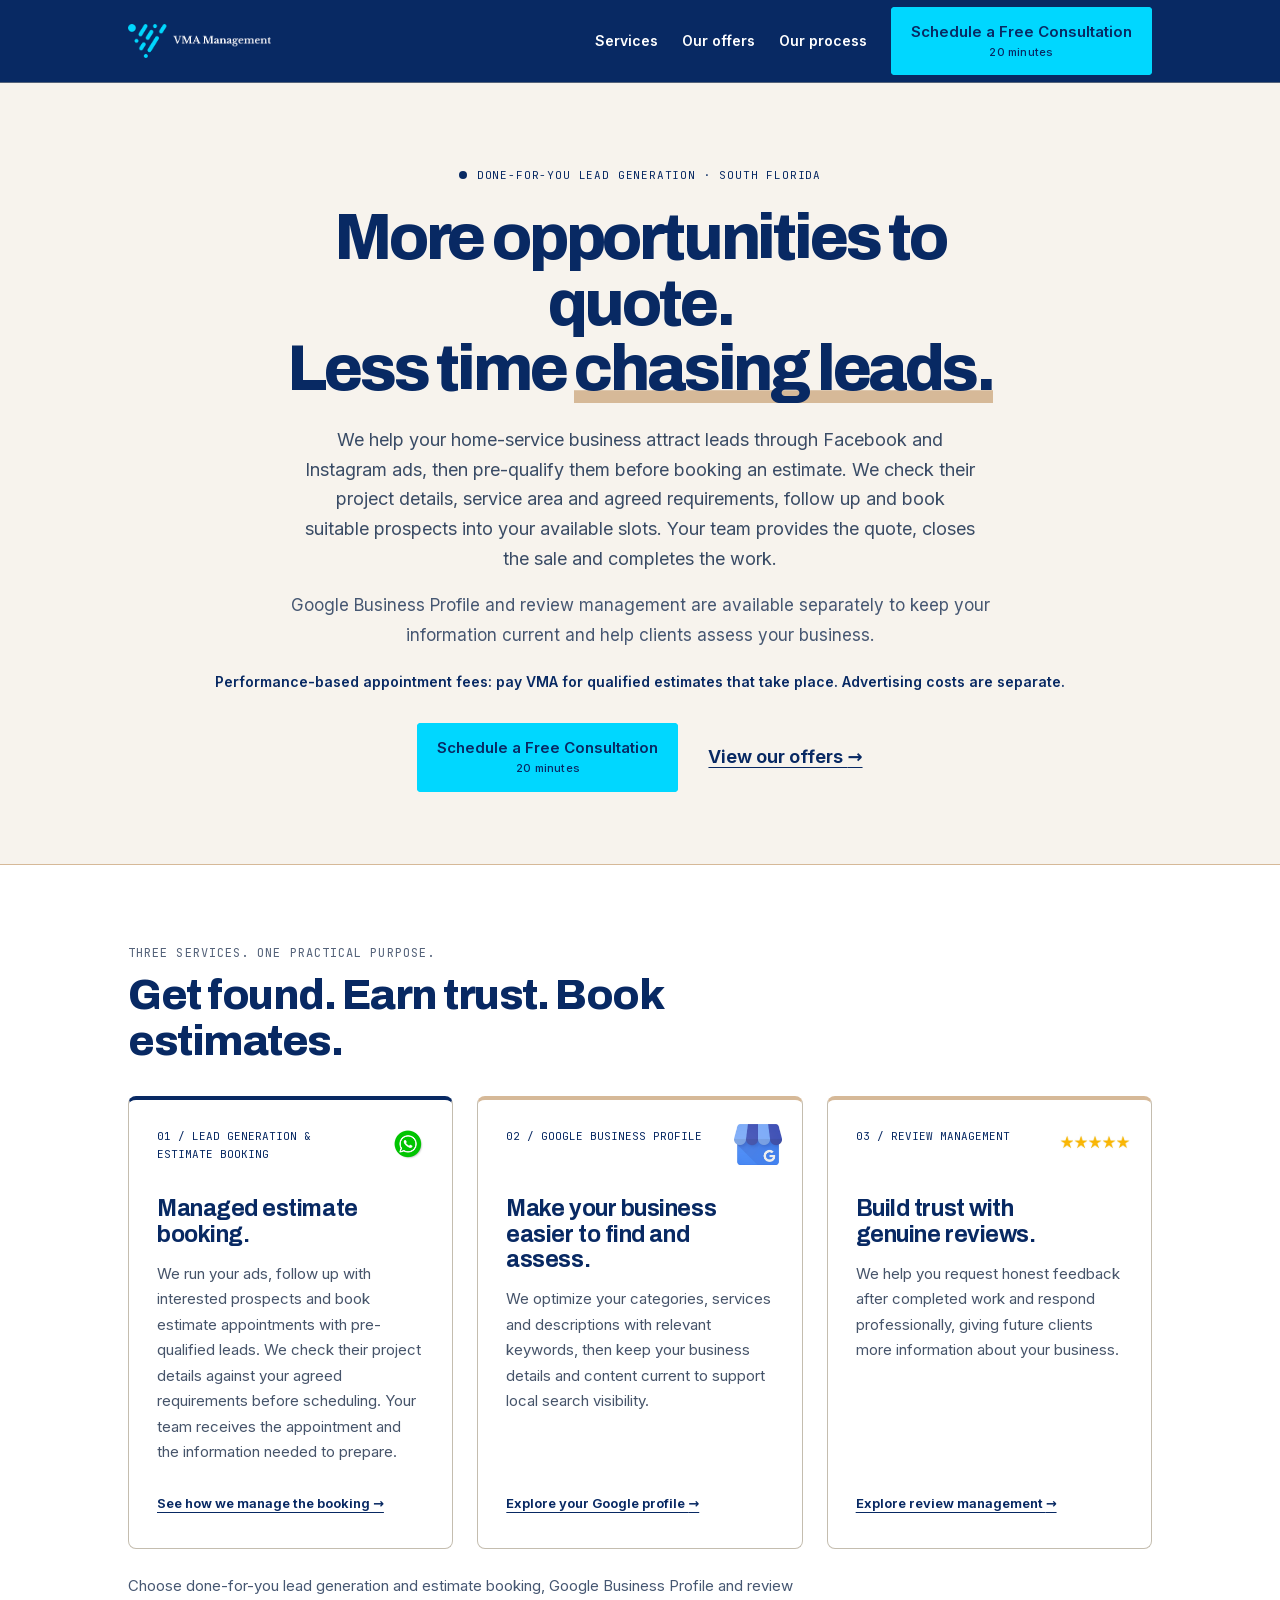
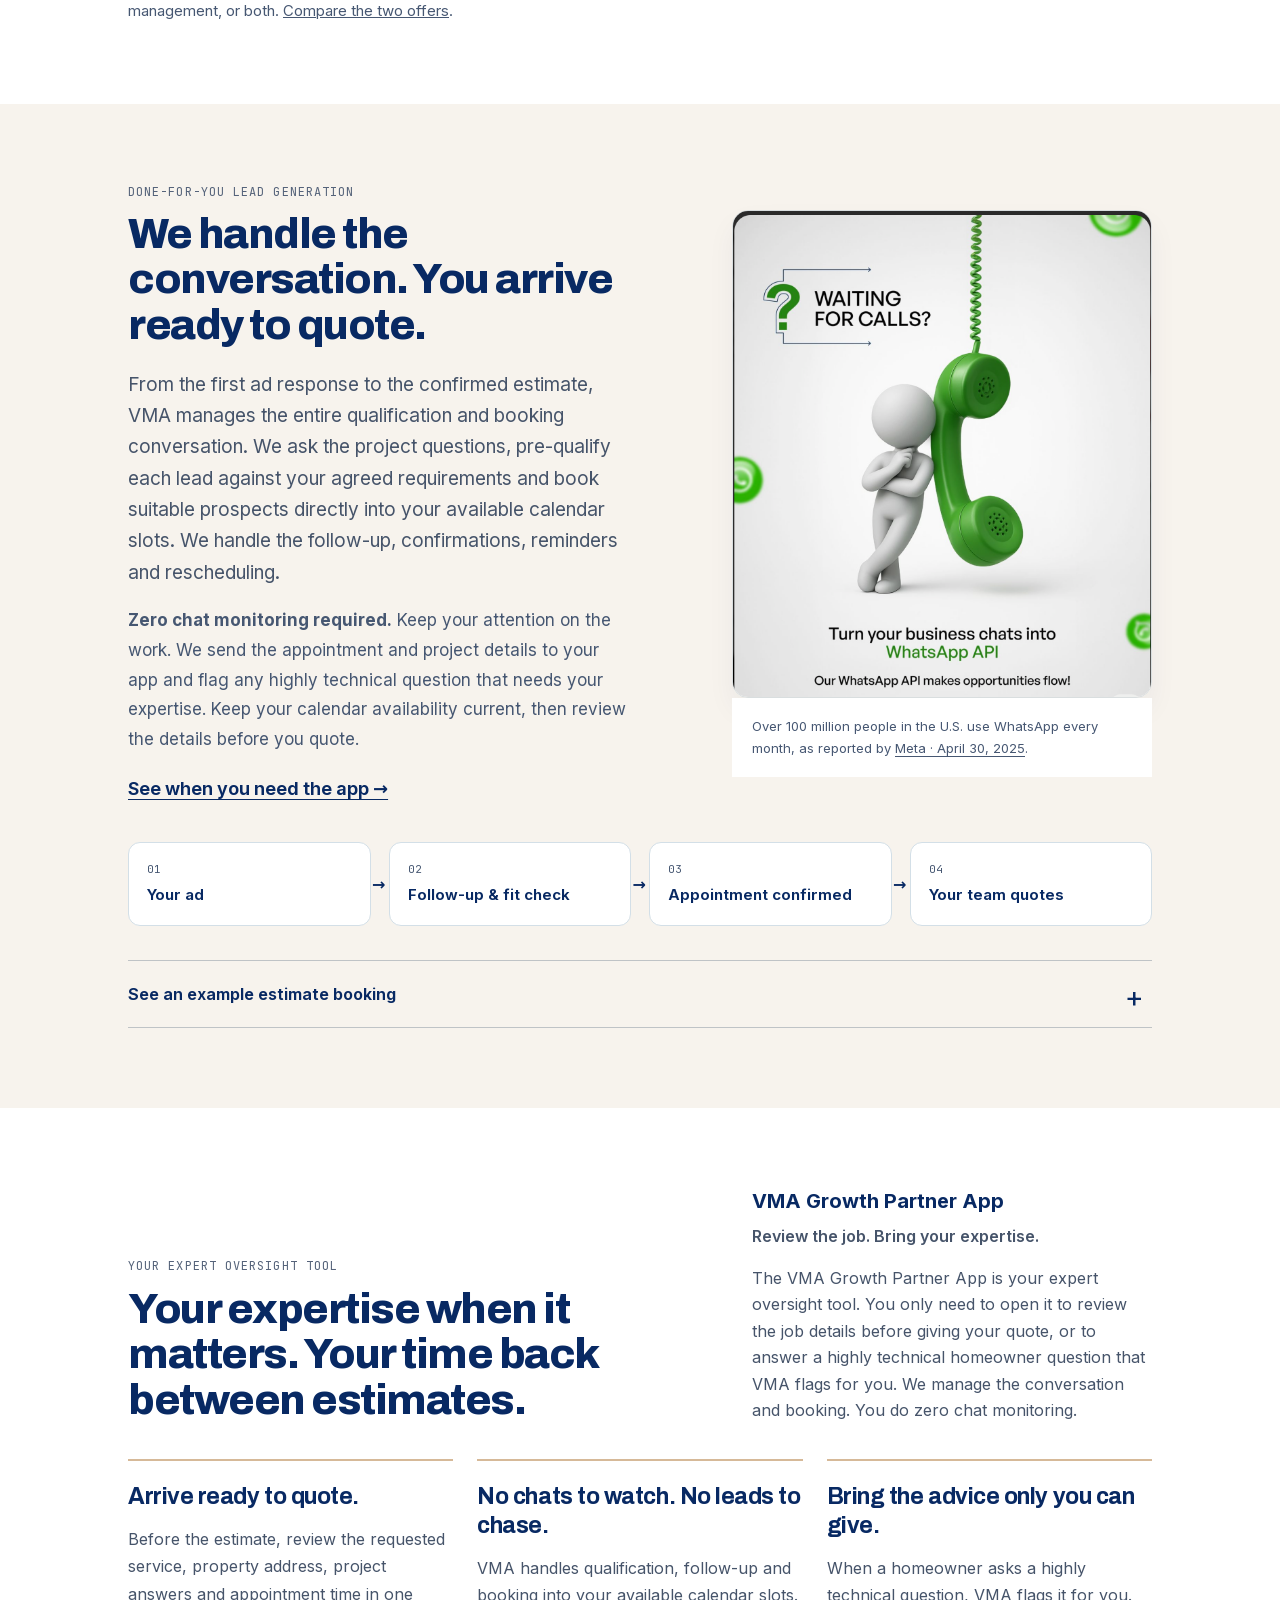
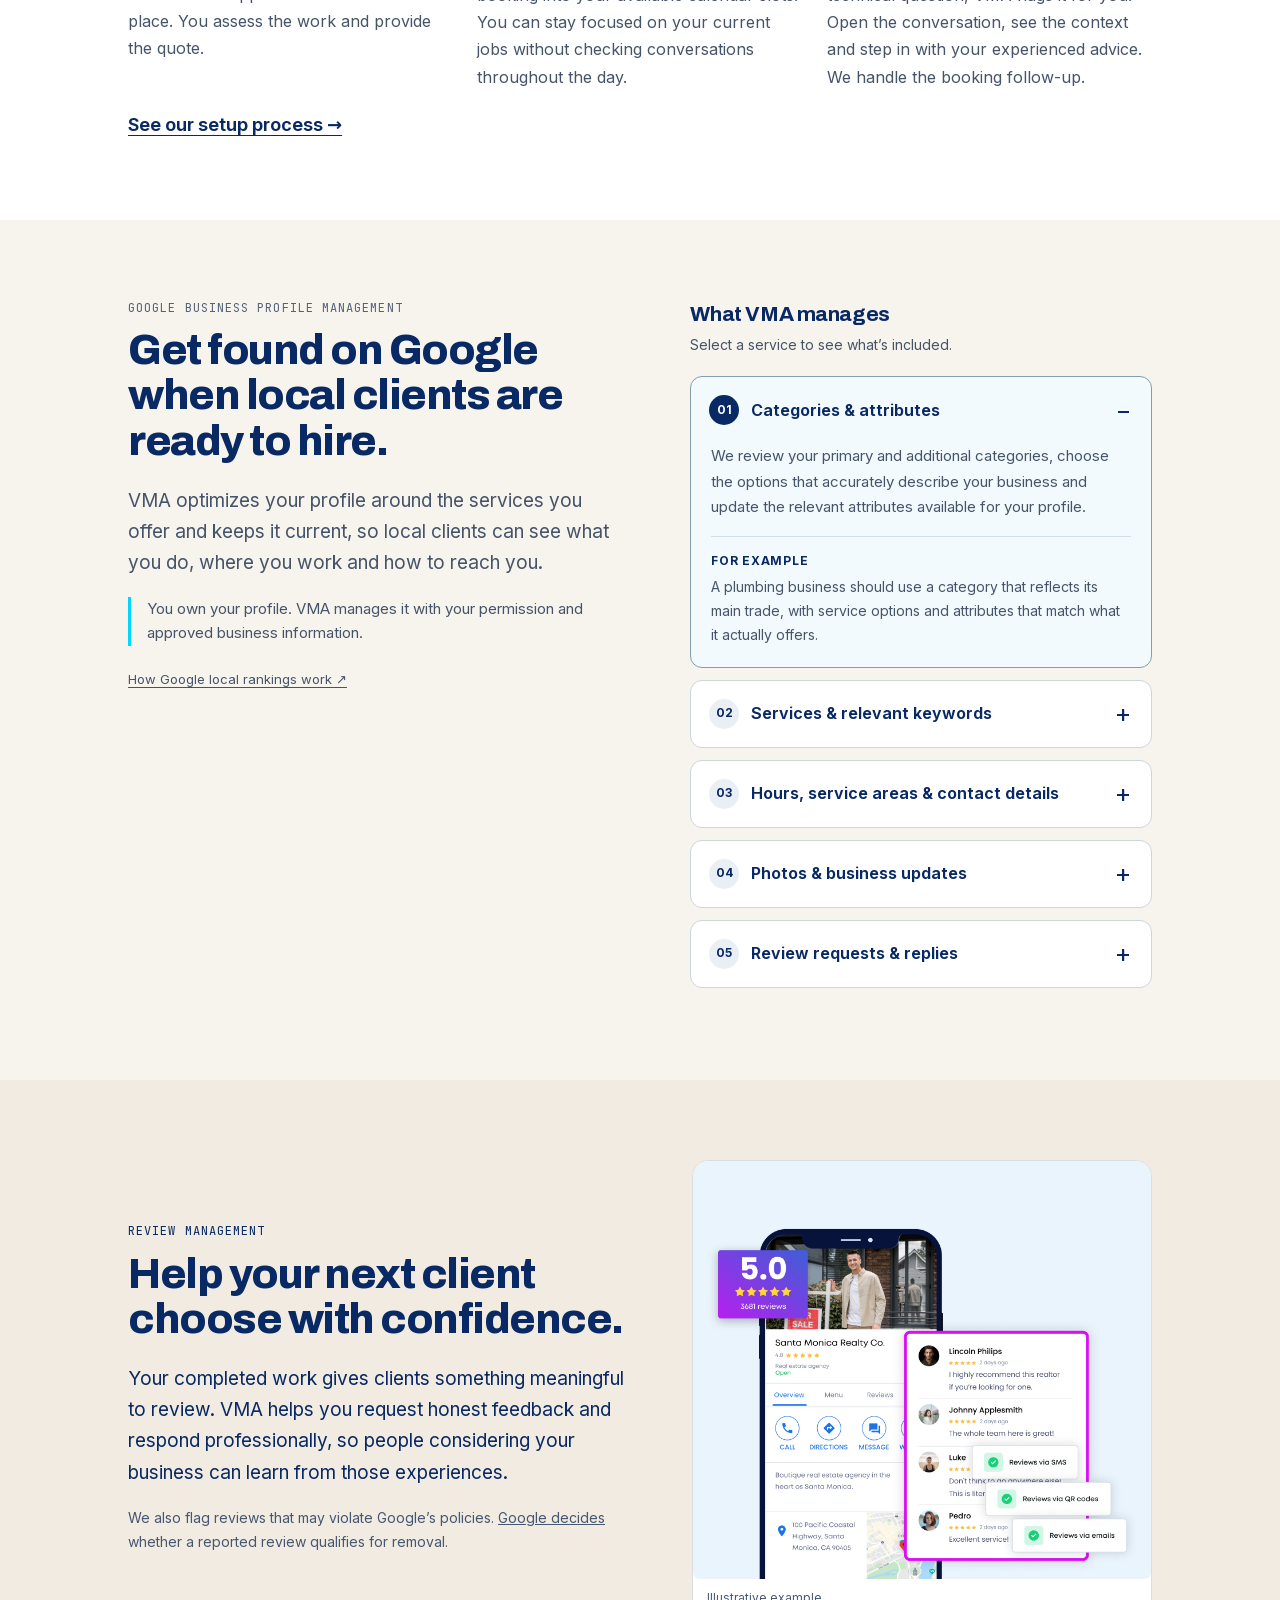
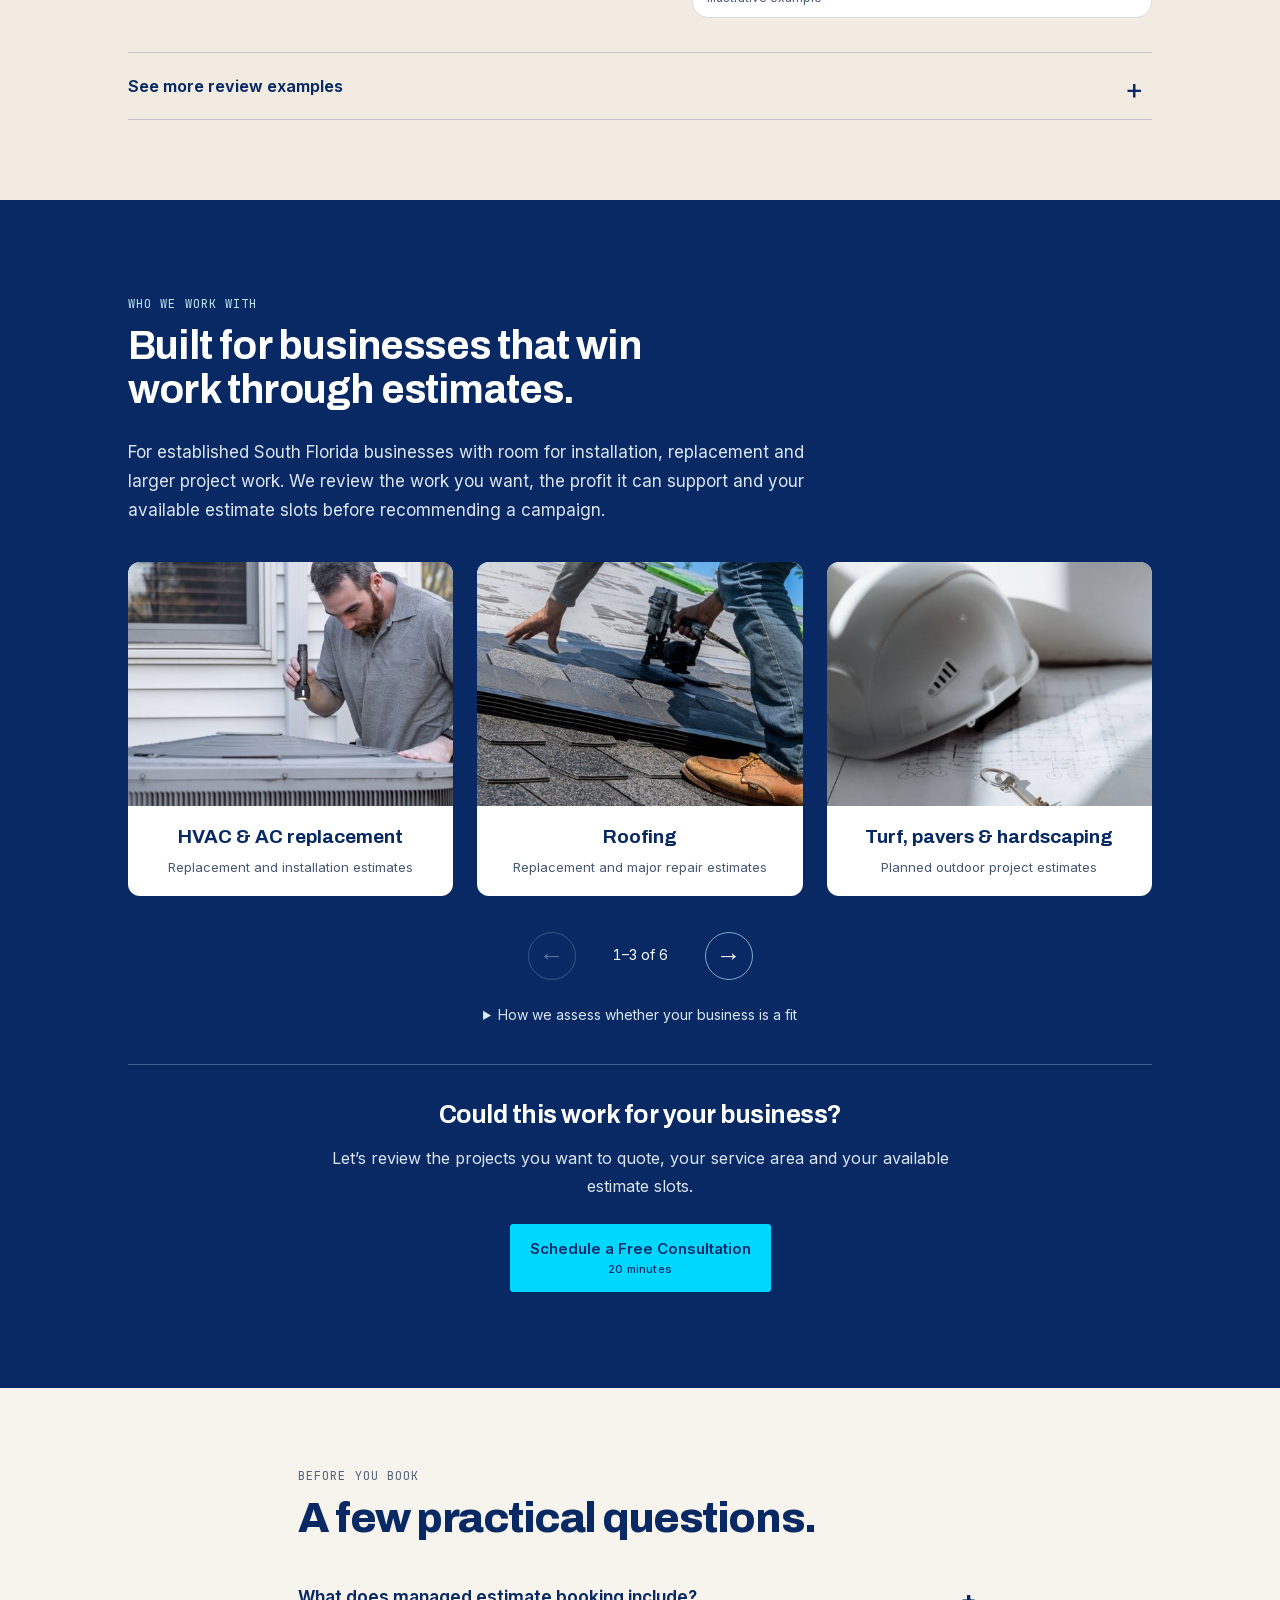
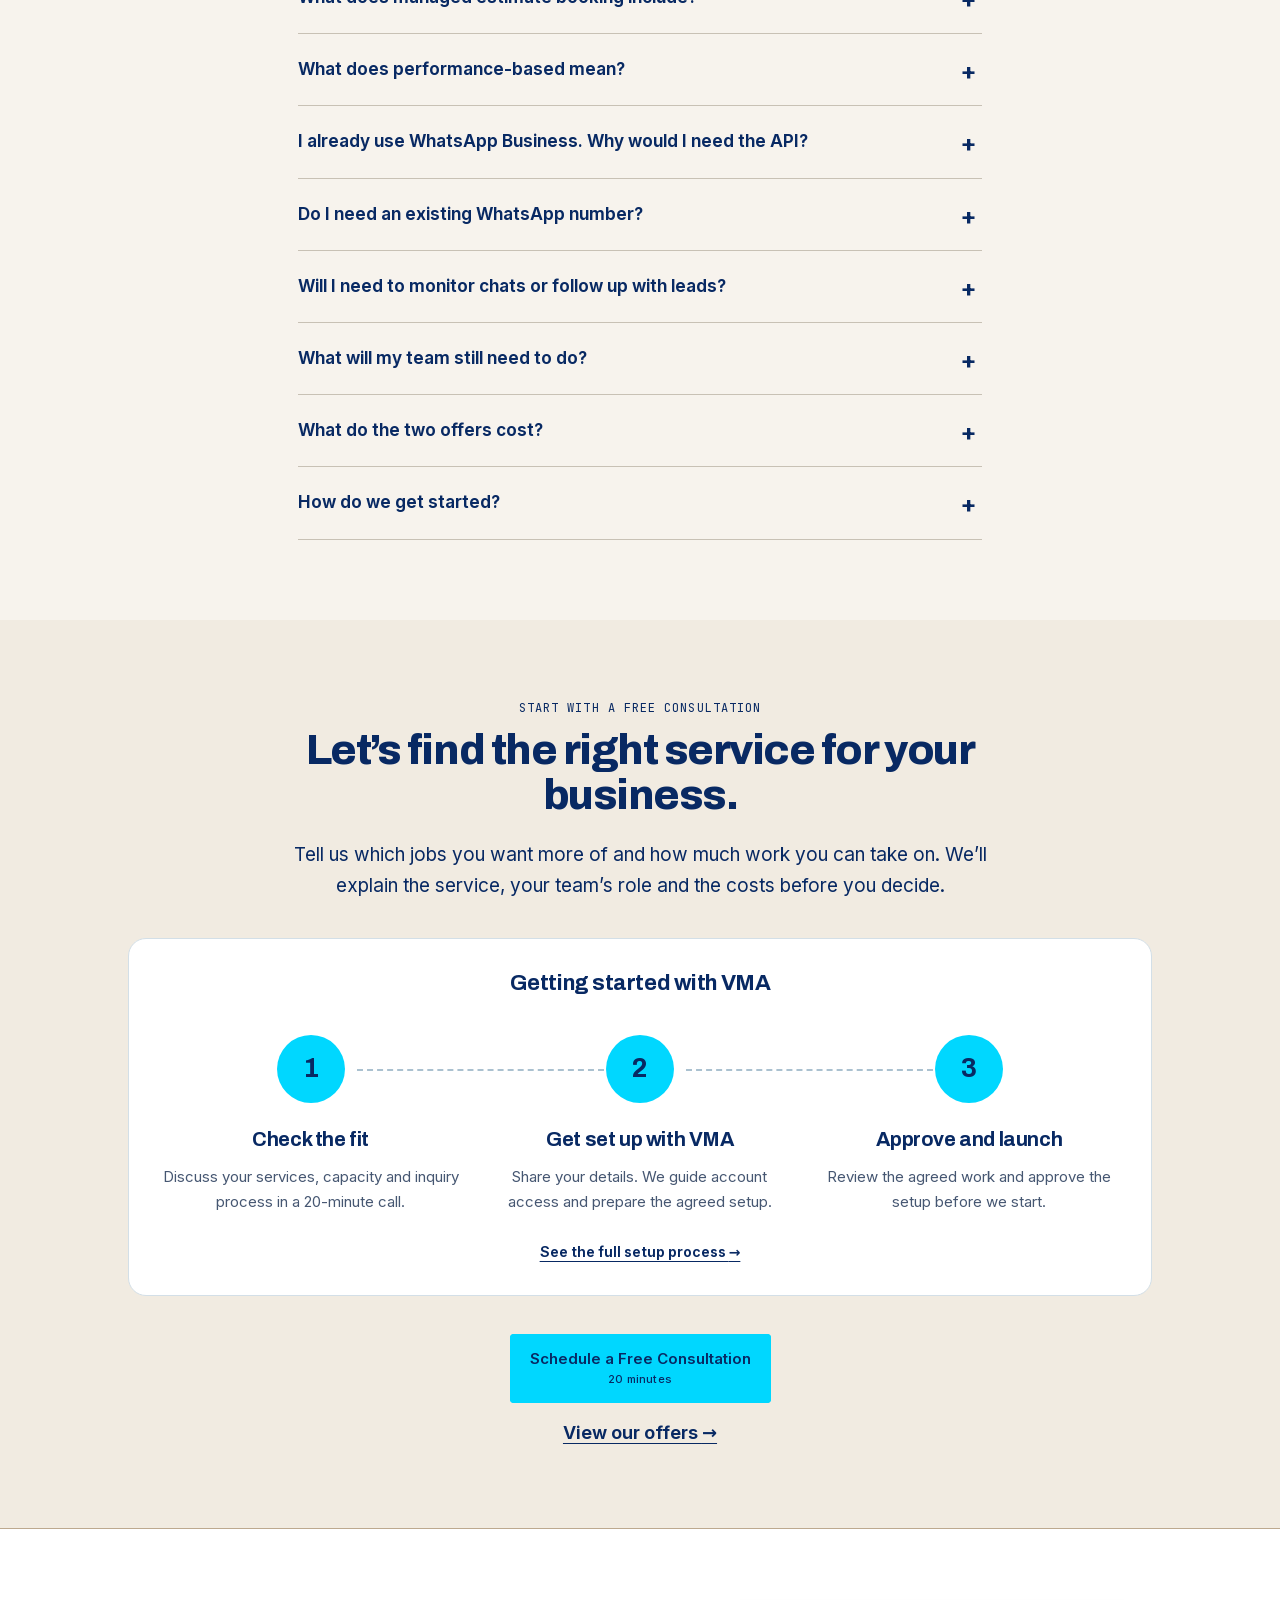
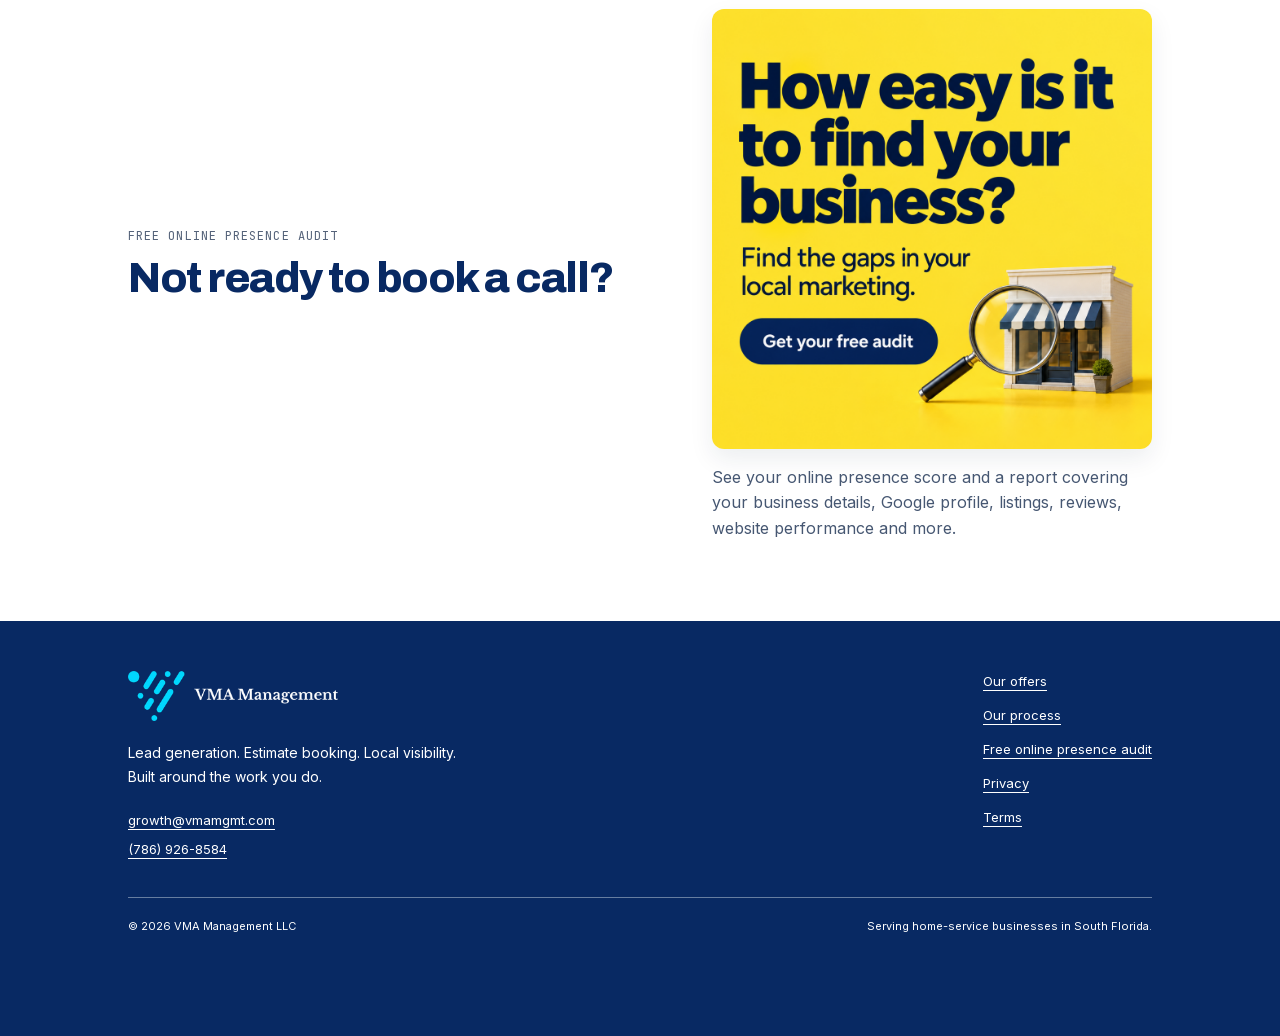
<file: index.html>
<!doctype html><html lang="en"><head><meta charset="utf-8"><meta name="viewport" content="width=device-width, initial-scale=1"><title>VMA | Done-for-You Lead Generation &amp; Estimate Booking</title><meta name="description" content="Done-for-you lead generation and estimate booking for South Florida home-service businesses. Performance-based appointment fees. Separate Google profile and review management."><link rel="canonical" href="https://vmamgmt.com/"><meta name="theme-color" content="#082963"><meta property="og:type" content="website"><meta property="og:site_name" content="VMA Management"><meta property="og:title" content="VMA | Done-for-You Lead Generation &amp; Estimate Booking"><meta property="og:description" content="Done-for-you lead generation and estimate booking for South Florida home-service businesses. Performance-based appointment fees. Separate Google profile and review management."><meta property="og:url" content="https://vmamgmt.com/"><meta property="og:image" content="https://vmamgmt.com/assets/performance/downloaded/waiting-for-calls-hero.png"><meta property="og:image:alt" content="Start business conversations through WhatsApp"><meta name="twitter:card" content="summary_large_image"><meta name="twitter:title" content="VMA | Done-for-You Lead Generation &amp; Estimate Booking"><meta name="twitter:description" content="Done-for-you lead generation and estimate booking for South Florida home-service businesses. Performance-based appointment fees. Separate Google profile and review management."><meta name="twitter:image" content="https://vmamgmt.com/assets/performance/downloaded/waiting-for-calls-hero.png"><link rel="icon" href="/favicon.ico" sizes="any"><link rel="apple-touch-icon" href="/apple-touch-icon.png"><link rel="manifest" href="/site.webmanifest"><link rel="preload" href="/fonts/inter-latin.woff2" as="font" type="font/woff2" crossorigin><link rel="preload" href="/fonts/archivo-latin.woff2" as="font" type="font/woff2" crossorigin><link rel="stylesheet" href="/styles.css?v=20260909-4"><link rel="stylesheet" href="/performance.css?v=20260918-1"><script type="application/ld+json">{"@context": "https://schema.org", "@type": "WebPage", "name": "VMA | Done-for-You Lead Generation & Estimate Booking", "url": "https://vmamgmt.com/", "description": "Done-for-you lead generation and estimate booking for South Florida home-service businesses. Performance-based appointment fees. Separate Google profile and review management.", "isPartOf": {"@type": "WebSite", "name": "VMA Management", "url": "https://vmamgmt.com/"}}</script><link rel="stylesheet" href="/downloaded-visuals.css?v=20260915-4"><link rel="stylesheet" href="/home-flow.css?v=20260922-1"></head><body class="performance"><a class="skip" href="#main">Skip to content</a><header class="hdr"><div class="wrap hdr__in"><a class="hdr__logo" href="/" aria-label="VMA Management home"><img src="/assets/vma-lockup-navy.webp" width="371" height="88" alt="VMA Management"></a><button class="menu-toggle" type="button" aria-expanded="false" aria-controls="site-nav" hidden>Menu</button><nav id="site-nav" class="site-nav" aria-label="Main navigation"><a href="/#services">Services</a><a href="/pricing">Our offers</a><a href="/our-process">Our process</a><a class="btn btn--cyan pilot-cta" href="https://api.leadconnectorhq.com/widget/booking/XB52SoDckvxj4txaWRTi" target="_blank" rel="noopener noreferrer">Schedule a Free Consultation<span class="cta-duration">20 minutes</span><span class="sr-only"> (opens in a new tab)</span></a></nav></div></header><main id="main"><section class="home-hero home-hero--focused" id="home"><div class="wrap hero-copy">
<p class="pilot-eyebrow">Done-for-you lead generation · South Florida</p>
<h1>More opportunities to quote.<br>Less time <em>chasing leads.</em></h1>
<p class="hero-description">We help your home-service business attract leads through Facebook and Instagram ads, then pre-qualify them before booking an estimate. We check their project details, service area and agreed requirements, follow up and book suitable prospects into your available slots. Your team provides the quote, closes the sale and completes the work.</p><p class="hero-support">Google Business Profile and review management are available separately to keep your information current and help clients assess your business.</p><p class="hero-reassurance">Performance-based appointment fees: pay VMA for qualified estimates that take place. Advertising costs are separate.</p>
<div class="hero-actions"><a class="btn btn--cyan pilot-cta" href="https://api.leadconnectorhq.com/widget/booking/XB52SoDckvxj4txaWRTi" target="_blank" rel="noopener noreferrer">Schedule a Free Consultation<span class="cta-duration">20 minutes</span><span class="sr-only"> (opens in a new tab)</span></a><a class="text-link" href="/pricing">View our offers <span aria-hidden="true">→</span></a></div>
</div></section><section class="p-section flow-services" id="services"><div class="wrap">
<div class="service-visual-heading"><p class="eyebrow">Three services. One practical purpose.</p><h2 class="section-heading">Get found. Earn trust. Book estimates.</h2></div>
<div class="grid3 service-cards">
<article class="panel"><img class="service-whatsapp-art" src="/assets/performance/downloaded/whatsapp-3d-icon.jpg" width="736" height="736" loading="lazy" alt="WhatsApp icon"><span class="service-index">01 / LEAD GENERATION &amp; ESTIMATE BOOKING</span><h3>Managed estimate booking.</h3><p>We run your ads, follow up with interested prospects and book estimate appointments with pre-qualified leads. We check their project details against your agreed requirements before scheduling. Your team receives the appointment and the information needed to prepare.</p><a class="text-link" href="#whatsapp">See how we manage the booking <span aria-hidden="true">→</span></a></article>
<article class="panel"><img class="service-google-art" src="/assets/performance/downloaded/google-business-profile-logo.jpg" width="735" height="635" loading="lazy" alt="Google Business Profile logo"><span class="service-index">02 / GOOGLE BUSINESS PROFILE</span><h3>Make your business easier to find and assess.</h3><p>We optimize your categories, services and descriptions with relevant keywords, then keep your business details and content current to support local search visibility.</p><a class="text-link" href="#google-profile">Explore your Google profile <span aria-hidden="true">→</span></a></article>
<article class="panel"><img class="service-review-art" src="/assets/performance/downloaded/review-stars.jpg" width="736" height="591" loading="lazy" alt="" aria-hidden="true"><span class="service-index">03 / REVIEW MANAGEMENT</span><h3>Build trust with<br>genuine reviews.</h3><p>We help you request honest feedback after completed work and respond professionally, giving future clients more information about your business.</p><a class="text-link" href="#reviews">Explore review management <span aria-hidden="true">→</span></a></article>
</div><p class="service-offer-note">Choose done-for-you lead generation and estimate booking, Google Business Profile and review management, or both. <a href="/pricing">Compare the two offers</a>.</p></div></section><section class="p-section paper flagship-feature" id="whatsapp"><div class="wrap">
<div class="flow-grid"><div class="flow-copy"><p class="eyebrow">Done-for-you lead generation</p><h2 class="section-heading">We handle the conversation. You arrive ready to quote.</h2><p class="intro">From the first ad response to the confirmed estimate, VMA manages the entire qualification and booking conversation. We ask the project questions, pre-qualify each lead against your agreed requirements and book suitable prospects directly into your available calendar slots. We handle the follow-up, confirmations, reminders and rescheduling.</p><p class="flow-support"><strong>Zero chat monitoring required.</strong> Keep your attention on the work. We send the appointment and project details to your app and flag any highly technical question that needs your expertise. Keep your calendar availability current, then review the details before you quote.</p><a class="text-link" href="#owner-app">See when you need the app <span aria-hidden="true">→</span></a></div>
<figure class="visual downloaded-visual flow-primary-visual" id="visual-whatsapp-api"><div class="downloaded-visual__surface"><img src="/assets/performance/downloaded/waiting-for-calls-hero.png" width="1234" height="1436" loading="lazy" alt="Waiting for calls? A white figure leans beside a green telephone handset in the supplied WhatsApp API promotional artwork."></div><figcaption class="metric-source">Over 100 million people in the U.S. use WhatsApp every month, as reported by <a href="https://s21.q4cdn.com/399680738/files/doc_financials/2025/q1/Transcripts/META-Q1-2025-Earnings-Call-Transcript.pdf#page=2" target="_blank" rel="noopener noreferrer">Meta · April 30, 2025</a>.</figcaption></figure></div>
<ol class="inquiry-path" aria-label="From your ad to an estimate appointment"><li><span>01</span>Your ad</li><li><span>02</span>Follow-up &amp; fit check</li><li><span>03</span>Appointment confirmed</li><li><span>04</span>Your team quotes</li></ol>
<details class="service-example" id="inquiry-example"><summary>See an example estimate booking</summary><div class="example-content"><figure class="visual" id="visual-ad"><div class="visual-label"><span>Home-service ad &amp; inquiry demonstration</span><span class="example">Illustrative example</span></div><div class="ad-chat-layout"><div class="ad-example"><div class="ad-byline"><span class="business-mark" aria-hidden="true">⌂</span><div><b>Example Plumbing Co.</b><small>Facebook / Instagram ad · Sponsored example</small></div></div><p class="ad-copy"><strong>Considering a whole-home water filtration system?</strong><br>Tell us about your home in Davie and arrange an on-site estimate to discuss suitable options.</p><div class="ad-art"><img src="/assets/performance/plumbing-repair-ocean-yamaha.jpg" srcset="/assets/performance/plumbing-repair-ocean-yamaha-small.jpg 640w, /assets/performance/plumbing-repair-ocean-yamaha.jpg 1200w" sizes="(max-width:760px) calc(100vw - 40px), 460px" width="1200" height="800" loading="lazy" alt="A plumber working on the drain beneath a sink; licensed example photo, not VMA client work"></div><div class="ad-link"><div><small>ASK ABOUT AN INSTALLATION</small><br><strong>Start with a message</strong></div><button type="button" data-ad-demo aria-controls="ad-conversation"><img class="whatsapp-icon" src="/assets/performance/whatsapp-official.svg" width="30" height="30" alt="" aria-hidden="true"><span>Send WhatsApp<br>message ↗</span></button></div><div class="ad-bottom">Example ad creative. Clicking opens a chat; the customer chooses whether to send a message.</div></div><div class="iphone-stage"><div class="iphone-frame"><span class="iphone-side iphone-side--left" aria-hidden="true"></span><span class="iphone-side iphone-side--right" aria-hidden="true"></span><div class="chat-panel" id="ad-conversation" tabindex="-1" aria-label="Illustrative WhatsApp qualification and estimate booking"><div class="iphone-status" aria-hidden="true"><span>9:41</span><i class="iphone-island"></i><span class="iphone-connectivity"><svg width="15" height="12" viewBox="0 0 15 12" fill="currentColor"><rect x="0" y="8" width="2" height="4" rx=".6"/><rect x="4" y="5" width="2" height="7" rx=".6"/><rect x="8" y="2" width="2" height="10" rx=".6"/><rect x="12" width="2" height="12" rx=".6"/></svg><svg width="24" height="12" viewBox="0 0 26 13"><rect x="1" y="1" width="21" height="11" rx="3" stroke="currentColor" fill="none"/><rect x="3" y="3" width="17" height="7" rx="1" fill="currentColor"/><path d="M24 4v5" stroke="currentColor" stroke-width="2"/></svg></span></div><div class="chat-header"><div><b>Example Plumbing Co.</b><small>WhatsApp · Illustrative conversation</small></div><img class="whatsapp-icon" src="/assets/performance/whatsapp-official.svg" width="30" height="30" alt="" aria-hidden="true"></div><div class="chat-body" id="ad-messages" tabindex="0" role="region" aria-label="Illustrative messages: scroll to read the qualification and appointment confirmation"><div class="bubble customer"><span class="speaker">Customer</span>I’m interested in a whole-home water filtration system. Can I arrange an estimate?</div><div class="bubble"><span class="speaker">VMA booking team</span>What town or ZIP code is the property in? Are you the homeowner or authorized to arrange the work?</div><div class="bubble customer"><span class="speaker">Customer</span>Davie, 33324. I own the home and would like an installation estimate this month.</div><div class="bubble"><span class="speaker">VMA booking team</span>That matches our service area and installation service. What is the property address?</div><div class="bubble customer"><span class="speaker">Customer</span>124 Example Lane, Davie. <small>(Fictional address)</small></div><div class="bubble"><span class="speaker">VMA booking team</span>We have an estimate slot on Tuesday, October 6 at 2:00 PM Eastern. Can you be at the property then?</div><div class="bubble customer"><span class="speaker">Customer</span>Yes, please book that time. I’ll be there.</div><div class="bubble"><span class="speaker">VMA booking team</span>Your on-site water filtration estimate is confirmed for Tuesday, October 6 at 2:00 PM Eastern at 124 Example Lane. The team will assess the property and discuss options and pricing with you. Reply here if you need to reschedule.</div><p class="handover"><span aria-hidden="true">✓</span>Estimate booked · Project details attached</p></div><div class="iphone-composer" aria-hidden="true"><span class="composer-plus">＋</span><span class="composer-field">Message</span><svg class="composer-mic" width="18" height="23" viewBox="0 0 20 26" fill="none" stroke="currentColor" stroke-width="1.8"><rect x="6" y="1" width="8" height="15" rx="4"/><path d="M3 12v1a7 7 0 0 0 14 0v-1M10 20v5M6 25h8"/></svg></div><div class="iphone-home" aria-hidden="true"><span></span></div></div></div><p class="iphone-hint">Scroll to see the qualification and appointment confirmation.</p></div></div><figcaption><strong>A scheduled estimate with the details attached.</strong> This fictional conversation illustrates qualification and calendar booking after setup. It is not a real customer appointment, diagnosis, price quote or VMA result.</figcaption><p class="photo-credit">Real photography used in illustrative examples, not VMA client work. <a href="https://commons.wikimedia.org/wiki/File:Plumber_at_work_2010_USA.jpg" target="_blank" rel="noopener noreferrer">“Plumber at work 2010 USA” by ocean yamaha</a>, <a href="https://creativecommons.org/licenses/by/2.0/" target="_blank" rel="noopener noreferrer">CC BY 2.0</a>.</p><p class="sr-only" id="ad-demo-status" aria-live="polite"></p></figure><div class="mechanism-note"><p><b>VMA manages the conversation.</b>We gather the project details, check the agreed requirements and arrange the estimate. Your team does not need to watch the chat or chase a reply.</p><p><b>Your expertise, only when needed.</b>If a homeowner asks a highly technical question, VMA flags it for your team. You provide the experienced advice; we handle the qualification and booking follow-up.</p></div></div></details>
</div></section><section class="p-section" id="owner-app"><div class="wrap">
<div class="services-header"><div><p class="eyebrow">Your expert oversight tool</p><h2 class="section-heading">Your expertise when it matters. Your time back between estimates.</h2></div><p class="intro"><strong class="app-name">VMA Growth Partner App</strong><span class="app-description">Review the job. Bring your expertise.</span> The VMA Growth Partner App is your expert oversight tool. You only need to open it to review the job details before giving your quote, or to answer a highly technical homeowner question that VMA flags for you. We manage the conversation and booking. You do zero chat monitoring.</p></div>
<div class="grid3 owner-capabilities">
<article class="owner-capability"><h3>Arrive ready to quote.</h3><p>Before the estimate, review the requested service, property address, project answers and appointment time in one place. You assess the work and provide the quote.</p></article>
<article class="owner-capability"><h3>No chats to watch. No leads to chase.</h3><p>VMA handles qualification, follow-up and booking into your available calendar slots. You can stay focused on your current jobs without checking conversations throughout the day.</p></article>
<article class="owner-capability"><h3>Bring the advice only you can give.</h3><p>When a homeowner asks a highly technical question, VMA flags it for you. Open the conversation, see the context and step in with your experienced advice. We handle the booking follow-up.</p></article>
</div><a class="text-link" href="/our-process">See our setup process <span aria-hidden="true">→</span></a>
</div></section><section class="p-section paper google-management" id="google-profile" aria-labelledby="gbp-heading"><div class="wrap flow-grid">
<div class="flow-copy"><p class="eyebrow">Google Business Profile management</p><h2 class="section-heading" id="gbp-heading">Get found on Google when local clients are ready to hire.</h2><p class="intro">VMA optimizes your profile around the services you offer and keeps it current, so local clients can see what you do, where you work and how to reach you.</p><p class="gbp-ownership">You own your profile. VMA manages it with your permission and approved business information.</p><a class="gbp-guidance" href="https://support.google.com/business/answer/7091?hl=en" target="_blank" rel="noopener noreferrer">How Google local rankings work<span class="sr-only"> (opens in a new tab)</span> <span aria-hidden="true">↗</span></a></div>
<div class="gbp-services" role="group" aria-labelledby="gbp-services-heading"><h3 id="gbp-services-heading">What VMA manages</h3><p class="gbp-services-hint">Select a service to see what’s included.</p>
<details class="gbp-service" name="gbp-services" open><summary><span class="gbp-service-number" aria-hidden="true">01</span><span>Categories &amp; attributes</span><span class="gbp-service-toggle" aria-hidden="true"></span></summary><div class="gbp-service-content"><p>We review your primary and additional categories, choose the options that accurately describe your business and update the relevant attributes available for your profile.</p><p class="gbp-service-example"><strong>For example</strong> A plumbing business should use a category that reflects its main trade, with service options and attributes that match what it actually offers.</p></div></details>
<details class="gbp-service" name="gbp-services"><summary><span class="gbp-service-number" aria-hidden="true">02</span><span>Services &amp; relevant keywords</span><span class="gbp-service-toggle" aria-hidden="true"></span></summary><div class="gbp-service-content"><p>We add the services you provide and write clear business and service descriptions using relevant search terms naturally. We keep the wording specific to your actual work.</p><p class="gbp-service-example"><strong>For example</strong> List “drain cleaning” and “water heater installation” as separate services, with a useful description of each.</p></div></details>
<details class="gbp-service" name="gbp-services"><summary><span class="gbp-service-number" aria-hidden="true">03</span><span>Hours, service areas &amp; contact details</span><span class="gbp-service-toggle" aria-hidden="true"></span></summary><div class="gbp-service-content"><p>We check your phone number, website, service areas and regular hours, then update them as your business changes. We also set special hours for holidays or temporary schedule changes you share with us.</p><p class="gbp-service-example"><strong>For example</strong> Show the areas your team actually serves and update holiday hours before clients try to reach you.</p></div></details>
<details class="gbp-service" name="gbp-services"><summary><span class="gbp-service-number" aria-hidden="true">04</span><span>Photos &amp; business updates</span><span class="gbp-service-toggle" aria-hidden="true"></span></summary><div class="gbp-service-content"><p>We organize and upload approved photos of your team and work, then create profile posts about your services, offers or business news on the schedule agreed with you.</p><p class="gbp-service-example"><strong>For example</strong> Share a recent installation with your client’s permission, or publish an update about a seasonal service.</p></div></details>
<details class="gbp-service" name="gbp-services"><summary><span class="gbp-service-number" aria-hidden="true">05</span><span>Review requests &amp; replies</span><span class="gbp-service-toggle" aria-hidden="true"></span></summary><div class="gbp-service-content"><p>We help you request honest reviews after completed work using your Google review link or QR code. We monitor feedback and write professional replies in your business’s voice within the agreed scope.</p><p class="gbp-service-example"><strong>For example</strong> Send a permitted follow-up asking about the client’s experience, then respond to their feedback with a helpful, personal reply.</p><a class="text-link" href="#reviews">Explore review management <span aria-hidden="true">→</span></a></div></details>
</div></div></section><section class="p-section tan" id="reviews"><div class="wrap">
<div class="flow-grid"><div class="flow-copy"><p class="eyebrow">Review management</p><h2 class="section-heading">Help your next client choose with confidence.</h2><p class="intro">Your completed work gives clients something meaningful to review. VMA helps you request honest feedback and respond professionally, so people considering your business can learn from those experiences.</p><p class="review-policy">We also flag reviews that may violate Google’s policies. <a href="https://support.google.com/business/answer/4596773?hl=en" target="_blank" rel="noopener noreferrer">Google decides</a> whether a reported review qualifies for removal.</p></div><div class="flow-primary-visual"><figure class="review-art-card"><a href="/assets/performance/downloaded/review-channels-example.jpg" target="_blank" rel="noopener" aria-label="View reviews in context at full size (opens in a new tab)"><img src="/assets/performance/downloaded/review-channels-example.jpg" width="1600" height="1460" loading="lazy" alt="Illustrative third-party profile and sample reviews, with SMS, QR code and email request channels."></a><figcaption class="review-example-label">Illustrative example</figcaption></figure></div></div>
<details class="service-example" id="review-examples"><summary>See more review examples</summary><div class="example-content"><div class="review-extra-grid"><figure class="review-art-card"><a href="/assets/performance/downloaded/review-feedback-example.jpg" target="_blank" rel="noopener" aria-label="View customer feedback at full size (opens in a new tab)"><img src="/assets/performance/downloaded/review-feedback-example.jpg" width="1600" height="1460" loading="lazy" alt="Illustrative third-party profile and customer feedback form, with example ratings and sentiment options."></a><figcaption class="review-example-label">Illustrative example</figcaption></figure><a class="supplied-art review-replies-poster" href="https://api.leadconnectorhq.com/widget/booking/XB52SoDckvxj4txaWRTi" target="_blank" rel="noopener noreferrer" aria-label="Talk about review support with VMA (opens in a new tab)"><img src="/assets/performance/44-reviews-deserve-replies.png" width="1080" height="1080" loading="lazy" alt="Reviews deserve replies. Your customers do, too. Get help keeping the conversation going. Talk about review support."></a></div><p class="review-art-caption">Illustrative example. Every customer is welcome to leave an honest public review.</p></div></details>
</div></section><section class="sec trades trades--carousel" id="who-we-work-with" aria-labelledby="trades-heading"><div class="wrap">
<div class="section-intro"><p class="eyebrow">Who we work with</p><h2 id="trades-heading">Built for businesses that win work through estimates.</h2><p class="trades-intro">For established South Florida businesses with room for installation, replacement and larger project work. We review the work you want, the profit it can support and your available estimate slots before recommending a campaign.</p></div>
<div class="trade-carousel" data-trade-carousel role="region" aria-roledescription="carousel" aria-label="Service business categories">
<p class="sr-only" id="trade-navigation-help">Swipe to browse service categories. With the list focused, use the left and right arrow keys to move, or Home and End to reach the first and last categories.</p>
<ul class="trades__grid trades__track" id="trade-track" tabindex="0" aria-label="Project categories" aria-describedby="trade-navigation-help"><li class="trades__tile"><img class="trades__photo" src="/assets/trades/hvac.jpg" width="480" height="360" loading="lazy" alt="HVAC technician inspecting an outdoor unit"><span>HVAC &amp; AC replacement<small>Replacement and installation estimates</small></span></li><li class="trades__tile"><img class="trades__photo" src="/assets/trades/roofing.jpg" width="480" height="360" loading="lazy" alt="Roofer installing shingles"><span>Roofing<small>Replacement and major repair estimates</small></span></li><li class="trades__tile"><img class="trades__photo" src="/assets/trades/general-contractors.jpg" width="480" height="360" loading="lazy" alt="Hard hat and key on project blueprints"><span>Turf, pavers &amp; hardscaping<small>Planned outdoor project estimates</small></span></li><li class="trades__tile"><img class="trades__photo" src="/assets/trades/electrical.jpg" width="480" height="360" loading="lazy" alt="Electrician working on a breaker panel"><span>Generator installation<small>Residential installation assessments</small></span></li><li class="trades__tile"><img class="trades__photo" src="/assets/trades/plumbing.jpg" width="480" height="360" loading="lazy" alt="Plumber installing pipe fittings"><span>Water filtration<small>Whole-home installation estimates</small></span></li><li class="trades__tile"><img class="trades__photo" src="/assets/trades/tree-service.jpg" width="480" height="360" loading="lazy" alt="Arborist cutting a tree trunk"><span>Tree removal &amp; land clearing<small>Larger removal and clearing projects</small></span></li></ul>
<div class="trades-controls" data-trade-controls hidden><button type="button" class="trades-arrow" data-trade-prev aria-label="Previous service categories" aria-controls="trade-track"><span aria-hidden="true">←</span></button><p class="trades-position" data-trade-position role="status" aria-live="polite" aria-atomic="true">1–3 of 6</p><button type="button" class="trades-arrow" data-trade-next aria-label="Next service categories" aria-controls="trade-track"><span aria-hidden="true">→</span></button></div>
</div>
<details class="trades-all"><summary>How we assess whether your business is a fit</summary><p>We review the work you want to promote, your service area, what you typically earn after job costs and how many estimates your team can attend. The separate Google Business Profile and review management service may also suit businesses outside these project categories.</p></details>
<div class="trades-cta"><h3>Could this work for your business?</h3><p>Let’s review the projects you want to quote, your service area and your available estimate slots.</p><a class="btn btn--cyan pilot-cta" href="https://api.leadconnectorhq.com/widget/booking/XB52SoDckvxj4txaWRTi" target="_blank" rel="noopener noreferrer">Schedule a Free Consultation<span class="cta-duration">20 minutes</span><span class="sr-only"> (opens in a new tab)</span></a></div>
</div></section><section class="p-section paper" id="questions"><div class="wrap narrow"><p class="eyebrow">Before you book</p><h2 class="section-heading">A few practical questions.</h2><div class="faq-pilot"><details><summary>What does managed estimate booking include?</summary><div><p>It combines done-for-you lead generation with managed follow-up and scheduling. We create and manage your ads, gather project details, check the requirements agreed with you and book suitable estimate appointments. We also manage confirmations, reminders and rescheduling within the agreed service.</p><p>Your team approves the campaign, keeps availability current, handles technical questions and attends estimates. You provide the quote, close the sale and complete the work. Qualification is based on the prospect’s answers; your team confirms what work is actually needed.</p></div></details><details><summary>What does performance-based mean?</summary><div><p>For lead generation, VMA’s fee is tied to a qualified estimate appointment actually taking place. An inquiry or a calendar booking alone does not earn that fee. We agree the price per appointment and qualification rules before launch.</p><p>Your Meta advertising budget and any separately agreed usage costs still apply. An attended estimate can be billable even if the prospect does not buy. The separate Google Business Profile and review service has a fixed monthly management fee.</p><a href="/pricing#appointment-rules">See when an appointment counts</a>.</div></details><details><summary>I already use WhatsApp Business. Why would I need the API?</summary><div><p><strong>The WhatsApp Business app</strong> gives you a business profile, quick replies, automated greetings and labels to organize chats. <strong>The WhatsApp Business Platform (API)</strong> connects WhatsApp to other business software, allowing a more customized setup.</p><p>VMA manages the conversation around your services, pre-qualifies leads and books suitable estimates directly into your available calendar slots. Homeowners can message through WhatsApp. Your team does not need to monitor chats; we flag highly technical questions for your expertise.</p></div></details><details><summary>Do I need an existing WhatsApp number?</summary><div><p>VMA can provide a dedicated number and guide the setup. We review your current accounts and confirm the number arrangement before launch.</p></div></details><details><summary>Will I need to monitor chats or follow up with leads?</summary><div><p>No. VMA manages the qualification and booking conversations, follow-up, confirmations and reminders. Use the VMA Growth Partner App to review job details before quoting, or to provide expert advice when we flag a highly technical homeowner question. You do not need to check chats throughout the day.</p></div></details><details><summary>What will my team still need to do?</summary><div><p>Your team approves the campaign, keeps calendar availability accurate, handles questions requiring trade expertise, attends estimates and records whether appointments took place. You set prices, close the sale and complete the work. VMA manages the agreed advertising, qualification, scheduling and reminders.</p></div></details><details><summary>What do the two offers cost?</summary><div><p>The Lead Generation + Estimate Booking pilot has $0 VMA setup, a $500 total budget paid directly to Meta, and an agreed fee per qualified estimate appointment that takes place. The rate and qualification rules are confirmed before launch. Advertising and any separately agreed usage costs still apply even if no appointment takes place. Google Business Profile + Review Management is a separate $499/month service per location, paid upfront and billed monthly until canceled, with $0 setup. Choose either offer or both. <a href="/pricing">Compare the offers and payment terms</a>.</p></div></details><details><summary>How do we get started?</summary><div><p>Start with a free consultation to choose your service. We agree on scope and costs, gather your business details, guide account access and confirm the start date. <a href="/our-process">See each step of our process</a>.</p></div></details></div></div></section><section class="p-section tan book-band" id="book"><div class="wrap"><p class="eyebrow">Start with a free consultation</p><h2 class="section-heading">Let’s find the right service for your business.</h2><p class="intro">Tell us which jobs you want more of and how much work you can take on. We’ll explain the service, your team’s role and the costs before you decide.</p><div class="home-process"><h3 class="home-process-title">Getting started with VMA</h3><ol class="process-path process-path--compact" aria-label="Three steps from consultation to launch"><li><span class="process-path__number" aria-hidden="true">1</span><h3>Check the fit</h3><p>Discuss your services, capacity and inquiry process in a 20-minute call.</p></li><li><span class="process-path__number" aria-hidden="true">2</span><h3>Get set up with VMA</h3><p>Share your details. We guide account access and prepare the agreed setup.</p></li><li><span class="process-path__number" aria-hidden="true">3</span><h3>Approve and launch</h3><p>Review the agreed work and approve the setup before we start.</p></li></ol><a class="text-link" href="/our-process">See the full setup process <span aria-hidden="true">→</span></a></div><a class="btn btn--cyan pilot-cta" href="https://api.leadconnectorhq.com/widget/booking/XB52SoDckvxj4txaWRTi" target="_blank" rel="noopener noreferrer">Schedule a Free Consultation<span class="cta-duration">20 minutes</span><span class="sr-only"> (opens in a new tab)</span></a><a class="text-link book-details" href="/pricing">View our offers <span aria-hidden="true">→</span></a></div></section><section class="p-section audit-secondary" id="free-audit"><div class="wrap grid2"><div><p class="eyebrow">Free online presence audit</p><h2 class="section-heading">Not ready to book a call?</h2></div><figure class="audit-art-block"><a class="supplied-art supplied-art--audit" href="https://services.leadconnectorhq.com/prospecting/widgets/public/6a9622e5a4f96313e71beee6" target="_blank" rel="noopener noreferrer" aria-label="Get your free online presence audit (opens in a new tab)"><img src="/assets/performance/01-free-local-audit.png" width="1080" height="1080" loading="lazy" alt="How easy is it to find your business? Find the gaps in your local marketing. Get your free audit."></a><figcaption>See your online presence score and a report covering your business details, Google profile, listings, reviews, website performance and more.</figcaption></figure></div></section></main><footer class="p-footer"><div class="wrap"><div class="footer-top"><div><img src="/assets/vma-lockup-light.webp" width="371" height="88" alt="VMA Management"><p>Lead generation. Estimate booking. Local visibility.<br>Built around the work you do.</p><a href="mailto:growth@vmamgmt.com">growth@vmamgmt.com</a><br><a href="tel:+17869268584">(786) 926-8584</a></div><nav aria-label="Footer"><a href="/pricing">Our offers</a><a href="/our-process">Our process</a><a href="/audit/">Free online presence audit</a><a href="/privacy">Privacy</a><a href="/terms">Terms</a></nav></div><div class="footer-bottom"><p>© <span data-year>2026</span> VMA Management LLC</p><p>Serving home-service businesses in South Florida.</p></div></div></footer><script src="/main.js?v=20260820-1" defer></script><script src="/performance.js?v=20260922-2" defer></script></body></html>
</file>
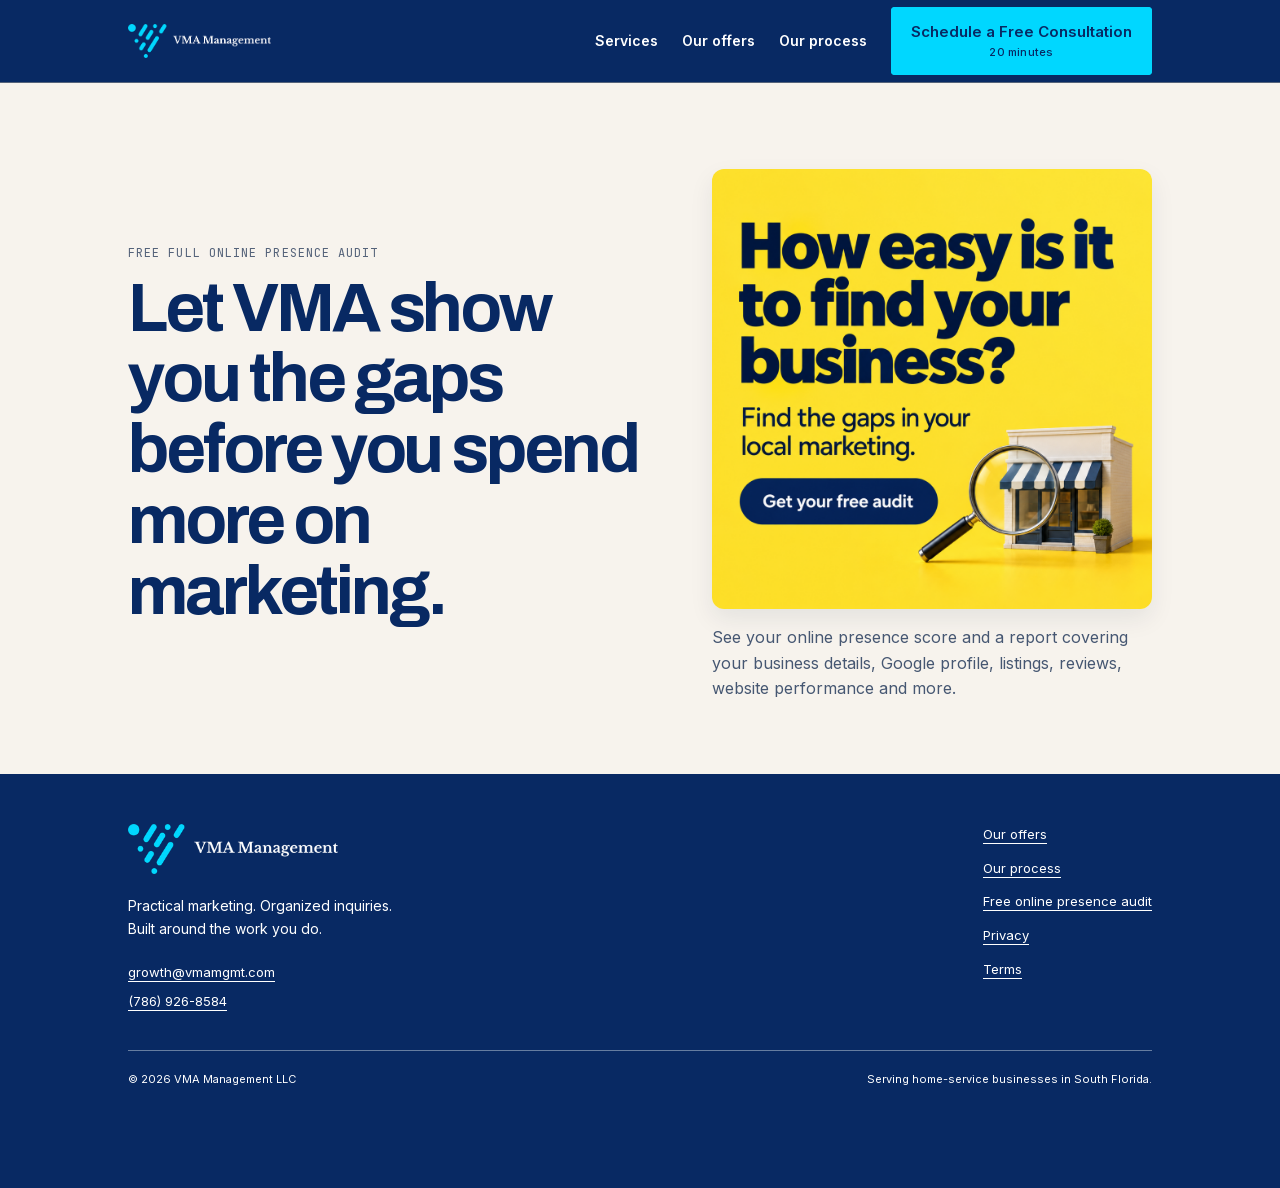
<file: audit/index.html>
<!doctype html><html lang="en"><head><meta charset="utf-8"><meta name="viewport" content="width=device-width, initial-scale=1"><title>Free Online Presence Audit | VMA Management</title><meta name="description" content="Get your free online presence score and report covering business details, Google Business Profile, listings, reviews, website performance and more."><link rel="canonical" href="https://vmamgmt.com/audit"><meta name="theme-color" content="#082963"><meta property="og:type" content="website"><meta property="og:site_name" content="VMA Management"><meta property="og:title" content="Free Online Presence Audit | VMA Management"><meta property="og:description" content="Get your free online presence score and report covering business details, Google Business Profile, listings, reviews, website performance and more."><meta property="og:url" content="https://vmamgmt.com/audit"><meta property="og:image" content="https://vmamgmt.com/assets/performance/vma-audit-social.png"><meta property="og:image:alt" content="VMA: Your online presence. A clearer picture. Free online presence audit."><meta name="twitter:card" content="summary_large_image"><meta name="twitter:title" content="Free Online Presence Audit | VMA Management"><meta name="twitter:description" content="Get your free online presence score and report covering business details, Google Business Profile, listings, reviews, website performance and more."><meta name="twitter:image" content="https://vmamgmt.com/assets/performance/vma-audit-social.png"><link rel="icon" href="/favicon.ico" sizes="any"><link rel="apple-touch-icon" href="/apple-touch-icon.png"><link rel="manifest" href="/site.webmanifest"><link rel="preload" href="/fonts/inter-latin.woff2" as="font" type="font/woff2" crossorigin><link rel="preload" href="/fonts/archivo-latin.woff2" as="font" type="font/woff2" crossorigin><link rel="stylesheet" href="/styles.css?v=20260909-4"><link rel="stylesheet" href="/performance.css?v=20260918-1"><script type="application/ld+json">{"@context": "https://schema.org", "@type": "WebPage", "name": "Free Online Presence Audit | VMA Management", "url": "https://vmamgmt.com/audit", "description": "Get your free online presence score and report covering business details, Google Business Profile, listings, reviews, website performance and more.", "isPartOf": {"@type": "WebSite", "name": "VMA Management", "url": "https://vmamgmt.com/"}}</script><link rel="stylesheet" href="/secondary.css?v=20260918-1"></head><body class="performance"><a class="skip" href="#main">Skip to content</a><header class="hdr"><div class="wrap hdr__in"><a class="hdr__logo" href="/" aria-label="VMA Management home"><img src="/assets/vma-lockup-navy.webp" width="371" height="88" alt="VMA Management"></a><button class="menu-toggle" type="button" aria-expanded="false" aria-controls="site-nav" hidden>Menu</button><nav id="site-nav" class="site-nav" aria-label="Main navigation"><a href="/#services">Services</a><a href="/pricing">Our offers</a><a href="/our-process">Our process</a><a class="btn btn--cyan pilot-cta" href="https://api.leadconnectorhq.com/widget/booking/XB52SoDckvxj4txaWRTi" target="_blank" rel="noopener noreferrer">Schedule a Free Consultation<span class="cta-duration">20 minutes</span><span class="sr-only"> (opens in a new tab)</span></a></nav></div></header><main id="main">
<section class="subpage-hero paper"><div class="wrap audit-page-hero"><div>
  <p class="eyebrow">Free full online presence audit</p>
  <h1>Let VMA show you the gaps before you spend more on marketing.</h1></div>
  <figure class="audit-art-block"><a class="supplied-art supplied-art--audit audit-cta" href="https://services.leadconnectorhq.com/prospecting/widgets/public/6a9622e5a4f96313e71beee6" target="_blank" rel="noopener noreferrer" aria-label="Get your free online presence audit (opens in a new tab)"><img src="/assets/performance/01-free-local-audit.png" width="1080" height="1080" alt="How easy is it to find your business? Find the gaps in your local marketing. Get your free audit."></a><figcaption>See your online presence score and a report covering your business details, Google profile, listings, reviews, website performance and more.</figcaption></figure>
</div></section>
</main><footer class="p-footer"><div class="wrap"><div class="footer-top"><div><img src="/assets/vma-lockup-light.webp" width="371" height="88" alt="VMA Management"><p>Practical marketing. Organized inquiries.<br>Built around the work you do.</p><a href="mailto:growth@vmamgmt.com">growth@vmamgmt.com</a><br><a href="tel:+17869268584">(786) 926-8584</a></div><nav aria-label="Footer"><a href="/pricing">Our offers</a><a href="/our-process">Our process</a><a href="/audit/">Free online presence audit</a><a href="/privacy">Privacy</a><a href="/terms">Terms</a></nav></div><div class="footer-bottom"><p>© <span data-year>2026</span> VMA Management LLC</p><p>Serving home-service businesses in South Florida.</p></div></div></footer><script src="/main.js?v=20260820-1" defer></script><script src="/performance.js?v=20260919-1" defer></script></body></html>
</file>
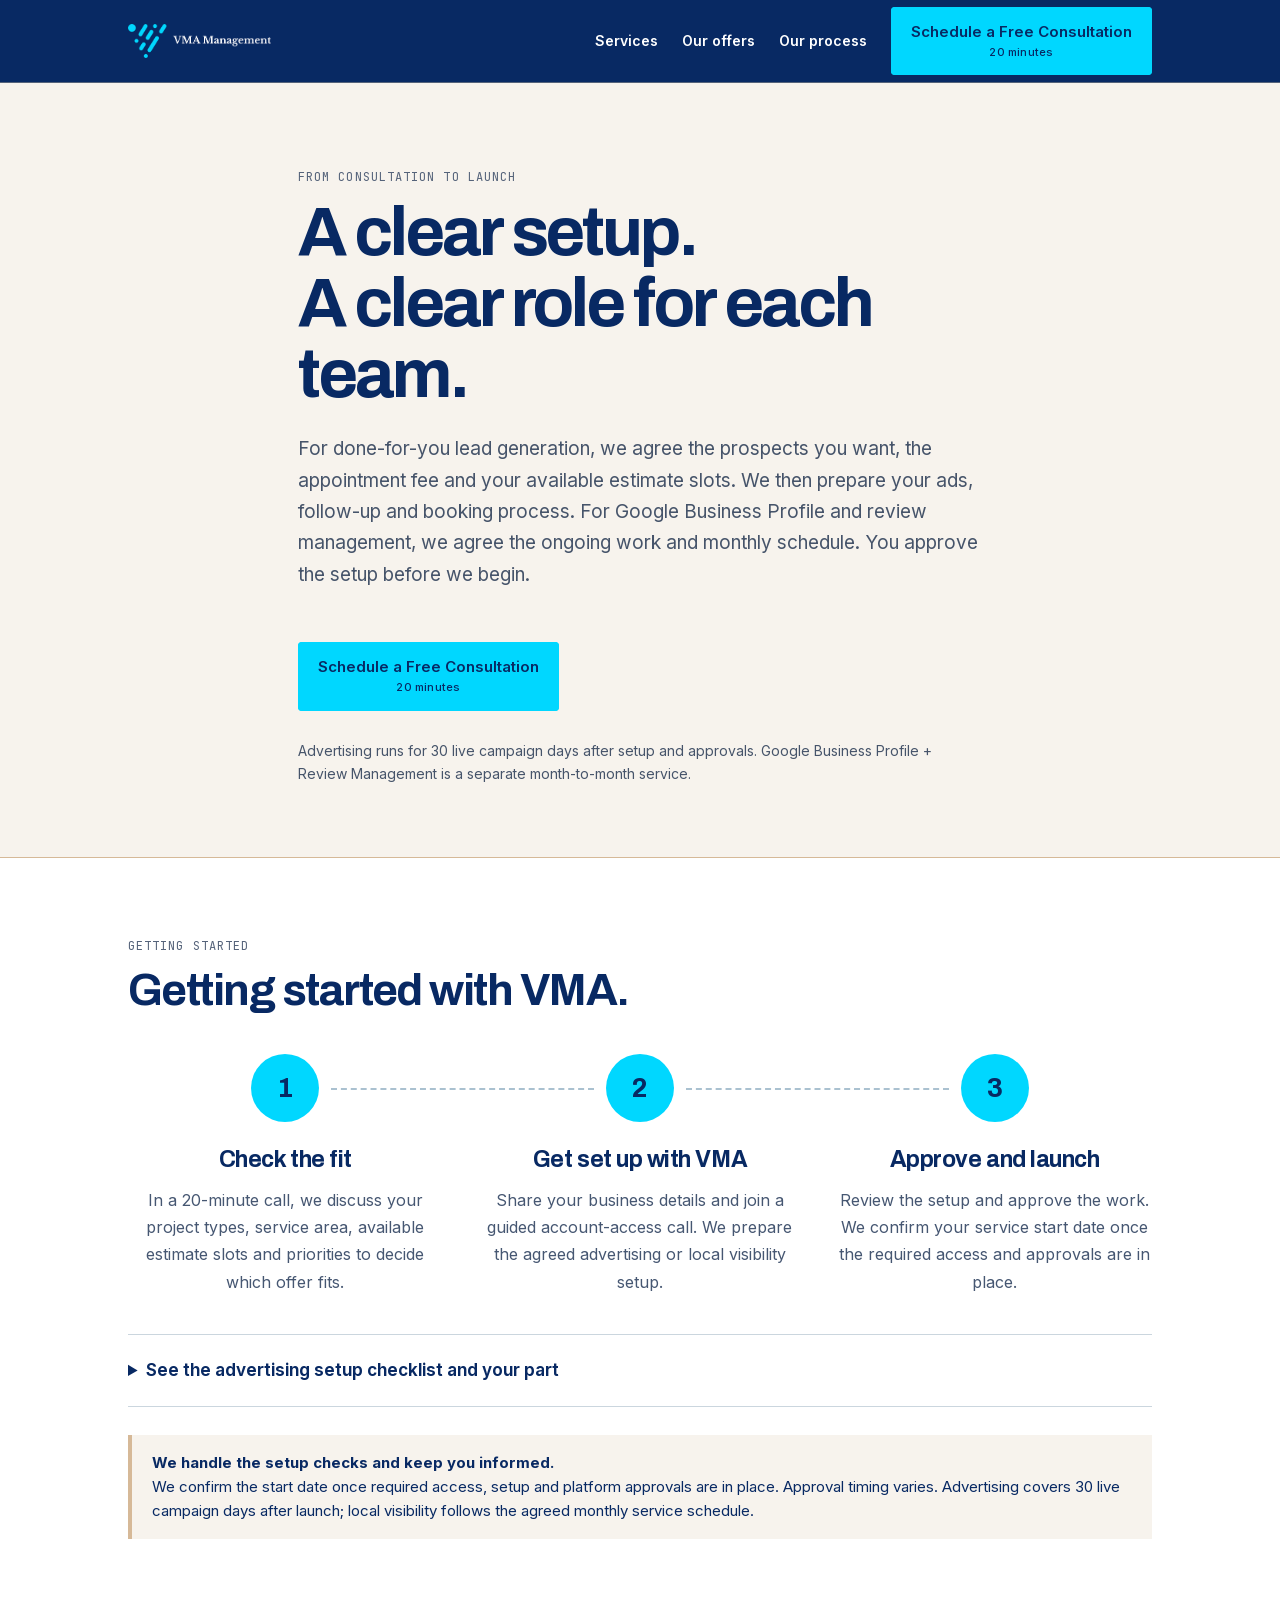
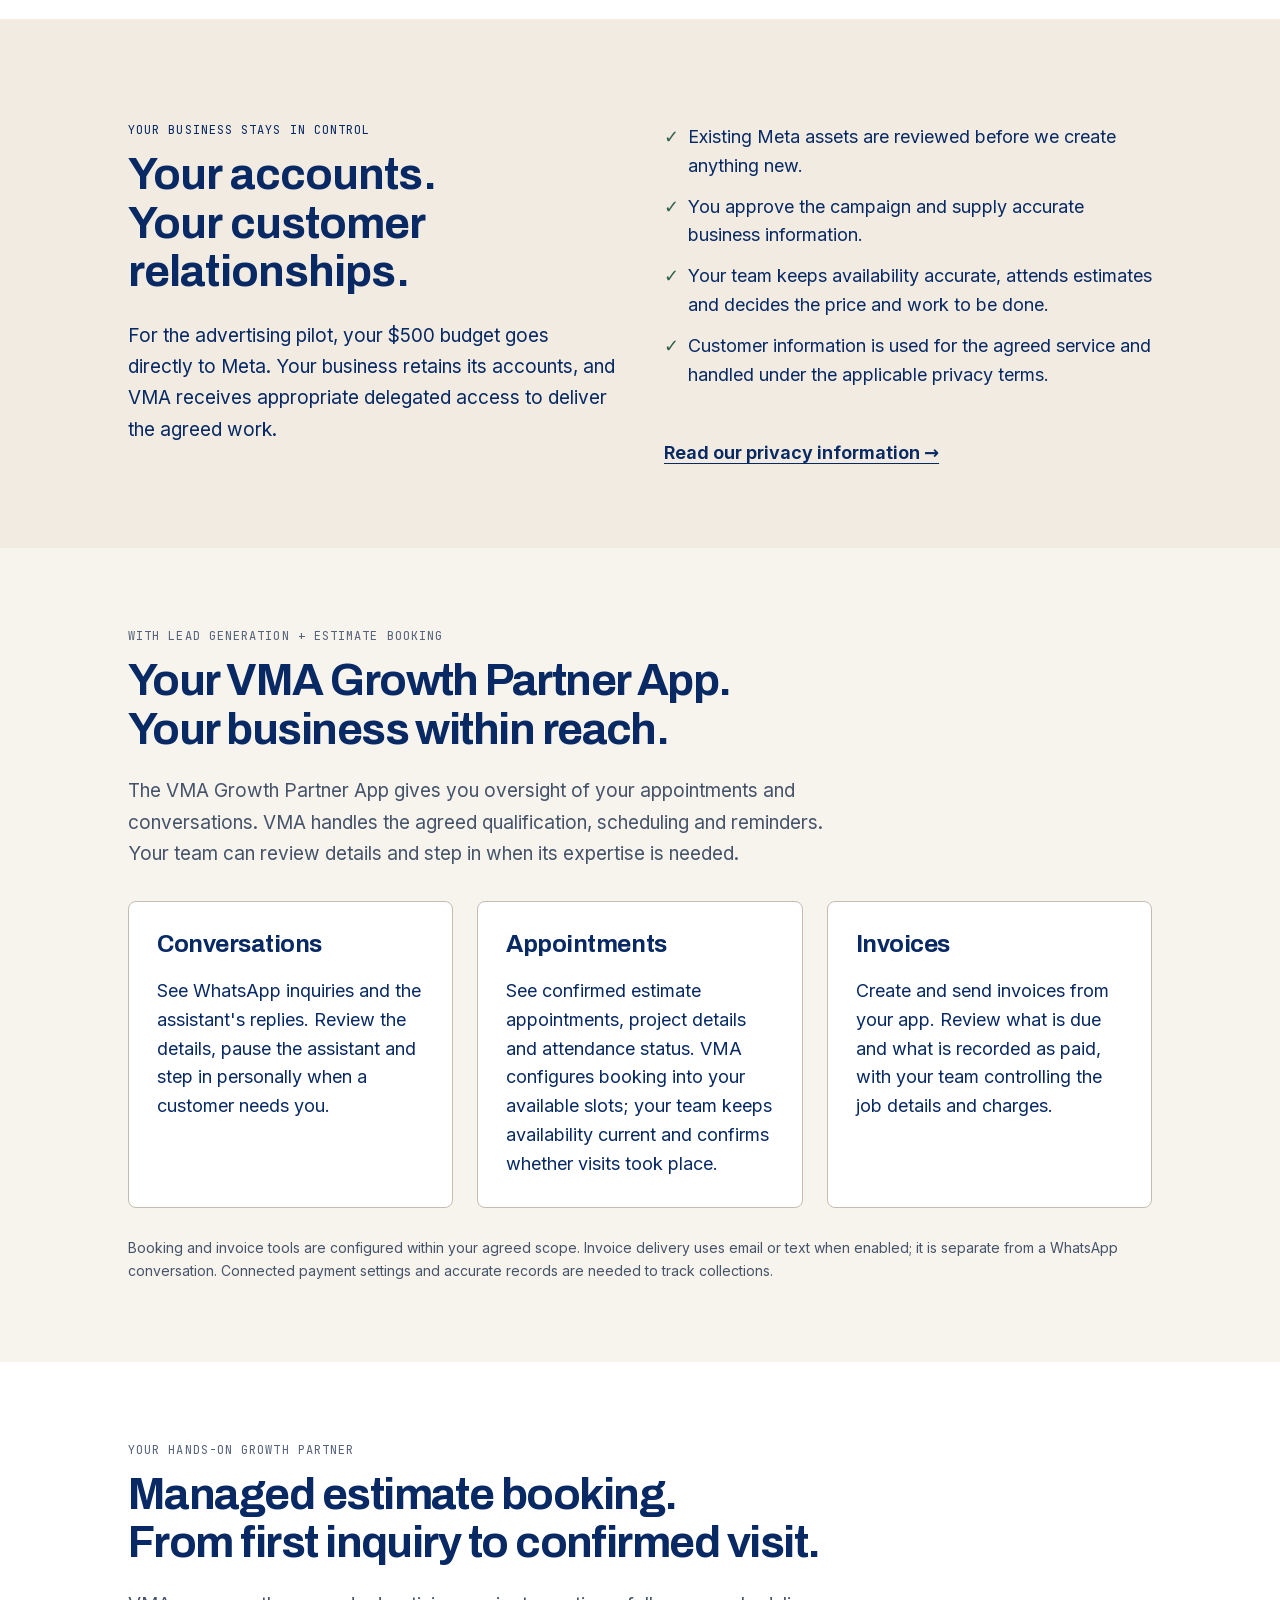
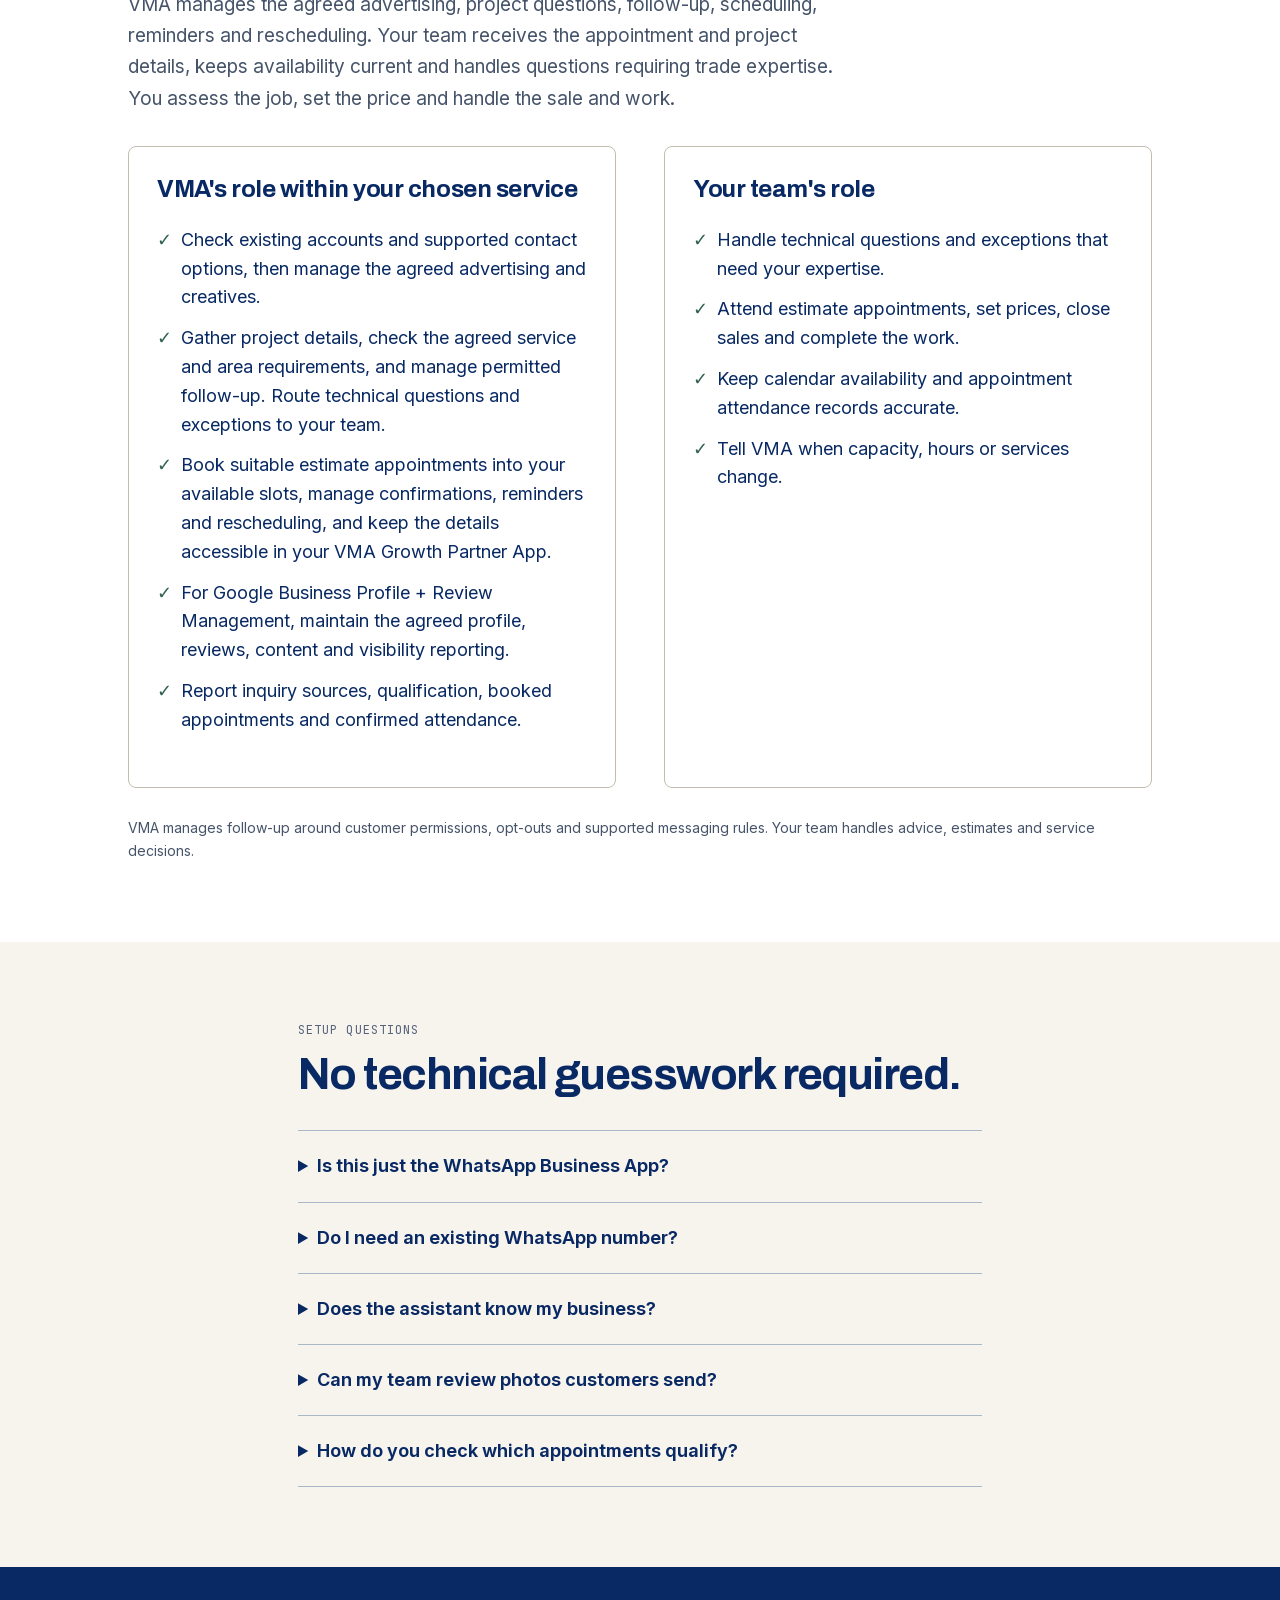
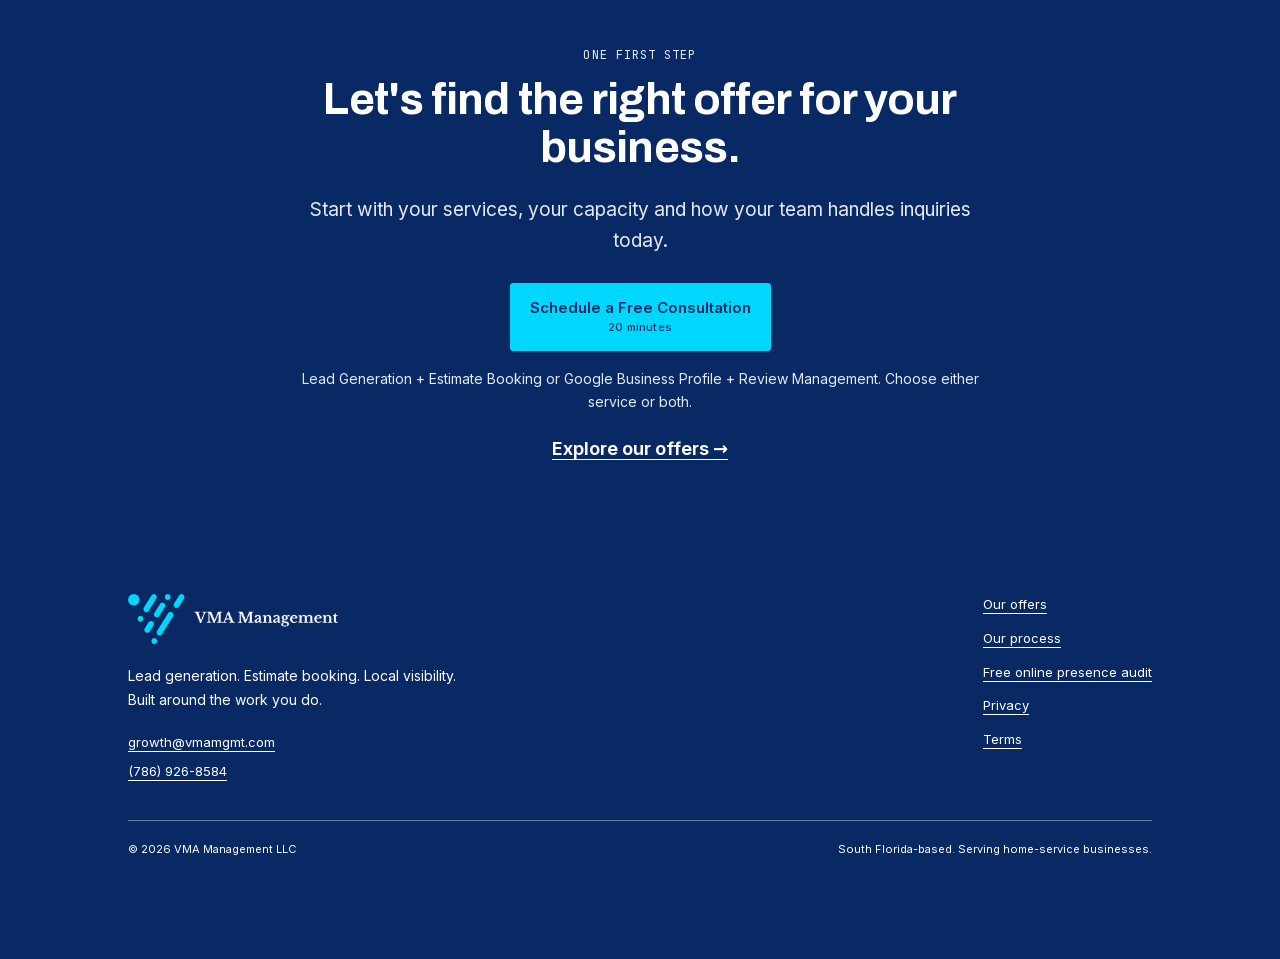
<file: our-process.html>
<!doctype html><html lang="en"><head><meta charset="utf-8"><meta name="viewport" content="width=device-width, initial-scale=1"><title>Our Process | VMA Management</title><meta name="description" content="Three stages to working with VMA: choose your offer, complete the guided setup and approve the work. Clear responsibilities from the start."><link rel="canonical" href="https://vmamgmt.com/our-process"><meta name="theme-color" content="#082963"><meta property="og:type" content="website"><meta property="og:site_name" content="VMA Management"><meta property="og:title" content="Our Process | VMA Management"><meta property="og:description" content="Three stages to working with VMA: choose your offer, complete the guided setup and approve the work. Clear responsibilities from the start."><meta property="og:url" content="https://vmamgmt.com/our-process"><meta property="og:image" content="https://vmamgmt.com/assets/performance/downloaded/waiting-for-calls-hero.png"><meta property="og:image:alt" content="Start business conversations through WhatsApp"><meta name="twitter:card" content="summary_large_image"><meta name="twitter:title" content="Our Process | VMA Management"><meta name="twitter:description" content="Three stages to working with VMA: choose your offer, complete the guided setup and approve the work. Clear responsibilities from the start."><meta name="twitter:image" content="https://vmamgmt.com/assets/performance/downloaded/waiting-for-calls-hero.png"><link rel="icon" href="/favicon.ico" sizes="any"><link rel="apple-touch-icon" href="/apple-touch-icon.png"><link rel="manifest" href="/site.webmanifest"><link rel="preload" href="/fonts/inter-latin.woff2" as="font" type="font/woff2" crossorigin><link rel="preload" href="/fonts/archivo-latin.woff2" as="font" type="font/woff2" crossorigin><link rel="stylesheet" href="/styles.css?v=20260909-4"><link rel="stylesheet" href="/performance.css?v=20260918-1"><script type="application/ld+json">{"@context": "https://schema.org", "@type": "WebPage", "name": "Our Process | VMA Management", "url": "https://vmamgmt.com/our-process", "description": "Three stages to working with VMA: choose your offer, complete the guided setup and approve the work. Clear responsibilities from the start.", "isPartOf": {"@type": "WebSite", "name": "VMA Management", "url": "https://vmamgmt.com/"}}</script><link rel="stylesheet" href="/secondary.css?v=20260918-1"></head><body class="performance"><a class="skip" href="#main">Skip to content</a><header class="hdr"><div class="wrap hdr__in"><a class="hdr__logo" href="/" aria-label="VMA Management home"><img src="/assets/vma-lockup-navy.webp" width="371" height="88" alt="VMA Management"></a><button class="menu-toggle" type="button" aria-expanded="false" aria-controls="site-nav" hidden>Menu</button><nav id="site-nav" class="site-nav" aria-label="Main navigation"><a href="/#services">Services</a><a href="/pricing">Our offers</a><a href="/our-process">Our process</a><a class="btn btn--cyan pilot-cta" href="https://api.leadconnectorhq.com/widget/booking/XB52SoDckvxj4txaWRTi" target="_blank" rel="noopener noreferrer">Schedule a Free Consultation<span class="cta-duration">20 minutes</span><span class="sr-only"> (opens in a new tab)</span></a></nav></div></header><main id="main">
<section class="page-hero paper subpage-hero">
  <div class="wrap narrow"><p class="eyebrow">From consultation to launch</p><h1>A clear setup.<br>A clear role for each team.</h1><p class="intro subpage-intro">For done-for-you lead generation, we agree the prospects you want, the appointment fee and your available estimate slots. We then prepare your ads, follow-up and booking process. For Google Business Profile and review management, we agree the ongoing work and monthly schedule. You approve the setup before we begin.</p><a class="btn btn--cyan pilot-cta" href="https://api.leadconnectorhq.com/widget/booking/XB52SoDckvxj4txaWRTi" target="_blank" rel="noopener noreferrer">Schedule a Free Consultation<span class="cta-duration">20 minutes</span><span class="sr-only"> (opens in a new tab)</span></a><p class="micro subpage-footnote">Advertising runs for 30 live campaign days after setup and approvals. Google Business Profile + Review Management is a separate month-to-month service.</p></div>
</section>
<section class="p-section" aria-labelledby="setup-steps">
  <div class="wrap"><div class="section-heading"><p class="eyebrow">Getting started</p><h2 id="setup-steps">Getting started with VMA.</h2></div>
<ol class="process-path" aria-label="Three steps from consultation to launch"><li><span class="process-path__number" aria-hidden="true">1</span><h3>Check the fit</h3><p>In a 20-minute call, we discuss your project types, service area, available estimate slots and priorities to decide which offer fits.</p></li><li><span class="process-path__number" aria-hidden="true">2</span><h3>Get set up with VMA</h3><p>Share your business details and join a guided account-access call. We prepare the agreed advertising or local visibility setup.</p></li><li><span class="process-path__number" aria-hidden="true">3</span><h3>Approve and launch</h3><p>Review the setup and approve the work. We confirm your service start date once the required access and approvals are in place.</p></li></ol>
<details class="setup-detail"><summary>See the advertising setup checklist and your part</summary>    <ol class="step-list subpage-steps">
      <li><span class="subpage-step-number" aria-hidden="true">01</span><h3>Check fit and agree on the pilot</h3><p>On the 20-minute call, we discuss your services, South Florida service area, capacity and customer use of WhatsApp. We agree which prospects fit your business, what counts as an attended estimate, the fee per appointment and how long pilot inquiries remain eligible. Your advertising budget is paid separately to Meta.</p><p class="micro"><strong>Your part:</strong> Bring your main service priorities and an honest view of how much work you can take on.</p></li>
      <li><span class="subpage-step-number" aria-hidden="true">02</span><h3>Complete one short setup form</h3><p>Share your services, area, project requirements, estimate duration, travel buffers and available appointment slots. Name the person who handles technical questions and exceptions. We use these details to configure qualification and scheduling.</p><p class="micro"><strong>Your part:</strong> Gather the details once. We use them to guide the setup.</p></li>
      <li><span class="subpage-step-number" aria-hidden="true">03</span><h3>Join a guided account-access call</h3><p>VMA can provide a dedicated business number, guide its WhatsApp registration and connect your VMA Growth Partner App access. We check account eligibility, reuse suitable Meta assets and configure the agreed calendar and invoicing tools.</p><p class="micro"><strong>Your part:</strong> Sign in to your own accounts. You keep control; we do not request shared passwords.</p></li>
      <li><span class="subpage-step-number" aria-hidden="true">04</span><h3>Approve the campaign and test a booking</h3><p>Review the ads and qualification questions. Test an appointment from the first inquiry through calendar booking, confirmation, reminders and rescheduling. Check the details in your app before approving launch.</p><p class="micro"><strong>Your part:</strong> Approve the work, confirm available slots and make sure your team knows how to record attendance and handle exceptions.</p></li>
    </ol></details>
    <div class="note subpage-footnote"><strong>We handle the setup checks and keep you informed.</strong><p>We confirm the start date once required access, setup and platform approvals are in place. Approval timing varies. Advertising covers 30 live campaign days after launch; local visibility follows the agreed monthly service schedule.</p></div>
  </div>
</section>
<section class="p-section tan" aria-labelledby="account-control"><div class="wrap grid2 subpage-split">
  <div><p class="eyebrow">Your business stays in control</p><h2 id="account-control">Your accounts.<br>Your customer relationships.</h2><p class="intro">For the advertising pilot, your $500 budget goes directly to Meta. Your business retains its accounts, and VMA receives appropriate delegated access to deliver the agreed work.</p></div>
  <div class="subpage-control"><ul class="bullet-list"><li>Existing Meta assets are reviewed before we create anything new.</li><li>You approve the campaign and supply accurate business information.</li><li>Your team keeps availability accurate, attends estimates and decides the price and work to be done.</li><li>Customer information is used for the agreed service and handled under the applicable privacy terms.</li></ul><a class="text-link" href="/privacy">Read our privacy information <span aria-hidden="true">→</span></a></div>
</div></section>
<section class="p-section paper" aria-labelledby="owner-app"><div class="wrap">
  <div class="section-heading"><p class="eyebrow">With Lead Generation + Estimate Booking</p><h2 id="owner-app">Your VMA Growth Partner App.<br>Your business within reach.</h2><p class="intro">The VMA Growth Partner App gives you oversight of your appointments and conversations. VMA handles the agreed qualification, scheduling and reminders. Your team can review details and step in when its expertise is needed.</p></div>
  <div class="grid3 subpage-panels">
    <article class="panel"><h3>Conversations</h3><p>See WhatsApp inquiries and the assistant's replies. Review the details, pause the assistant and step in personally when a customer needs you.</p></article>
    <article class="panel"><h3>Appointments</h3><p>See confirmed estimate appointments, project details and attendance status. VMA configures booking into your available slots; your team keeps availability current and confirms whether visits took place.</p></article>
    <article class="panel"><h3>Invoices</h3><p>Create and send invoices from your app. Review what is due and what is recorded as paid, with your team controlling the job details and charges.</p></article>
  </div>
  <p class="micro subpage-footnote">Booking and invoice tools are configured within your agreed scope. Invoice delivery uses email or text when enabled; it is separate from a WhatsApp conversation. Connected payment settings and accurate records are needed to track collections.</p>
</div></section>
<section class="p-section" aria-labelledby="live-pilot"><div class="wrap">
  <div class="section-heading"><p class="eyebrow">Your hands-on growth partner</p><h2 id="live-pilot">Managed estimate booking.<br>From first inquiry to confirmed visit.</h2><p class="intro">VMA manages the agreed advertising, project questions, follow-up, scheduling, reminders and rescheduling. Your team receives the appointment and project details, keeps availability current and handles questions requiring trade expertise. You assess the job, set the price and handle the sale and work.</p></div>
  <div class="grid2 subpage-panels">
    <article class="panel"><h3>VMA's role within your chosen service</h3><ul class="bullet-list"><li>Check existing accounts and supported contact options, then manage the agreed advertising and creatives.</li><li>Gather project details, check the agreed service and area requirements, and manage permitted follow-up. Route technical questions and exceptions to your team.</li><li>Book suitable estimate appointments into your available slots, manage confirmations, reminders and rescheduling, and keep the details accessible in your VMA Growth Partner App.</li><li>For Google Business Profile + Review Management, maintain the agreed profile, reviews, content and visibility reporting.</li><li>Report inquiry sources, qualification, booked appointments and confirmed attendance.</li></ul></article>
    <article class="panel"><h3>Your team's role</h3><ul class="bullet-list"><li>Handle technical questions and exceptions that need your expertise.</li><li>Attend estimate appointments, set prices, close sales and complete the work.</li><li>Keep calendar availability and appointment attendance records accurate.</li><li>Tell VMA when capacity, hours or services change.</li></ul></article>
  </div>
  <p class="micro subpage-footnote">VMA manages follow-up around customer permissions, opt-outs and supported messaging rules. Your team handles advice, estimates and service decisions.</p>
</div></section>
<section class="p-section paper" aria-labelledby="setup-questions"><div class="wrap narrow">
  <div class="section-heading"><p class="eyebrow">Setup questions</p><h2 id="setup-questions">No technical guesswork required.</h2></div>
  <div class="subpage-faq">
    <details><summary>Is this just the WhatsApp Business App?</summary><div><p>No. VMA configures the WhatsApp Business Platform (API) with connected intake, permitted follow-up and team handover. The Business App is a separate product; a basic app installation is not the service offered here.</p></div></details>
    <details><summary>Do I need an existing WhatsApp number?</summary><div><p>No. VMA can provide a dedicated business number and guide its WhatsApp registration. If you already have a number or account, we review whether it is suitable to reuse. We confirm number availability, registration requirements and any applicable costs before launch.</p></div></details>
    <details><summary>Does the assistant know my business?</summary><div><p>We train it on your approved services, business hours, service area and answers to common questions. We also configure what it should collect, when it can offer a booking and when your team should take over. You review the answers before launch and tell us when details change.</p></div></details>
    <details><summary>Can my team review photos customers send?</summary><div><p>Customers can share supported photos in a WhatsApp inquiry. Receiving a file does not mean an automated system can diagnose the job or provide a reliable quote from it.</p></div></details>
    <details><summary>How do you check which appointments qualify?</summary><div><p>Before launch, we agree the service, area and project requirements, then record the prospect’s answers, confirmation and attendance. VMA’s appointment fee applies when an estimate meets those requirements and takes place. Your team still determines what work is needed; an appointment is not a guaranteed sale.</p></div></details>
  </div>
</div></section>
<section class="p-section dark book-band"><div class="wrap narrow"><p class="eyebrow">One first step</p><h2>Let's find the right offer for your business.</h2><p class="intro">Start with your services, your capacity and how your team handles inquiries today.</p><a class="btn btn--cyan pilot-cta" href="https://api.leadconnectorhq.com/widget/booking/XB52SoDckvxj4txaWRTi" target="_blank" rel="noopener noreferrer">Schedule a Free Consultation<span class="cta-duration">20 minutes</span><span class="sr-only"> (opens in a new tab)</span></a><p class="micro">Lead Generation + Estimate Booking or Google Business Profile + Review Management. Choose either service or both.</p><a class="text-link" href="/pricing">Explore our offers <span aria-hidden="true">→</span></a></div></section>
</main><footer class="p-footer"><div class="wrap"><div class="footer-top"><div><img src="/assets/vma-lockup-light.webp" width="371" height="88" alt="VMA Management"><p>Lead generation. Estimate booking. Local visibility.<br>Built around the work you do.</p><a href="mailto:growth@vmamgmt.com">growth@vmamgmt.com</a><br><a href="tel:+17869268584">(786) 926-8584</a></div><nav aria-label="Footer"><a href="/pricing">Our offers</a><a href="/our-process">Our process</a><a href="/audit/">Free online presence audit</a><a href="/privacy">Privacy</a><a href="/terms">Terms</a></nav></div><div class="footer-bottom"><p>© <span data-year>2026</span> VMA Management LLC</p><p>South Florida-based. Serving home-service businesses.</p></div></div></footer><script src="/main.js?v=20260820-1" defer></script><script src="/performance.js?v=20260922-2" defer></script></body></html>
</file>
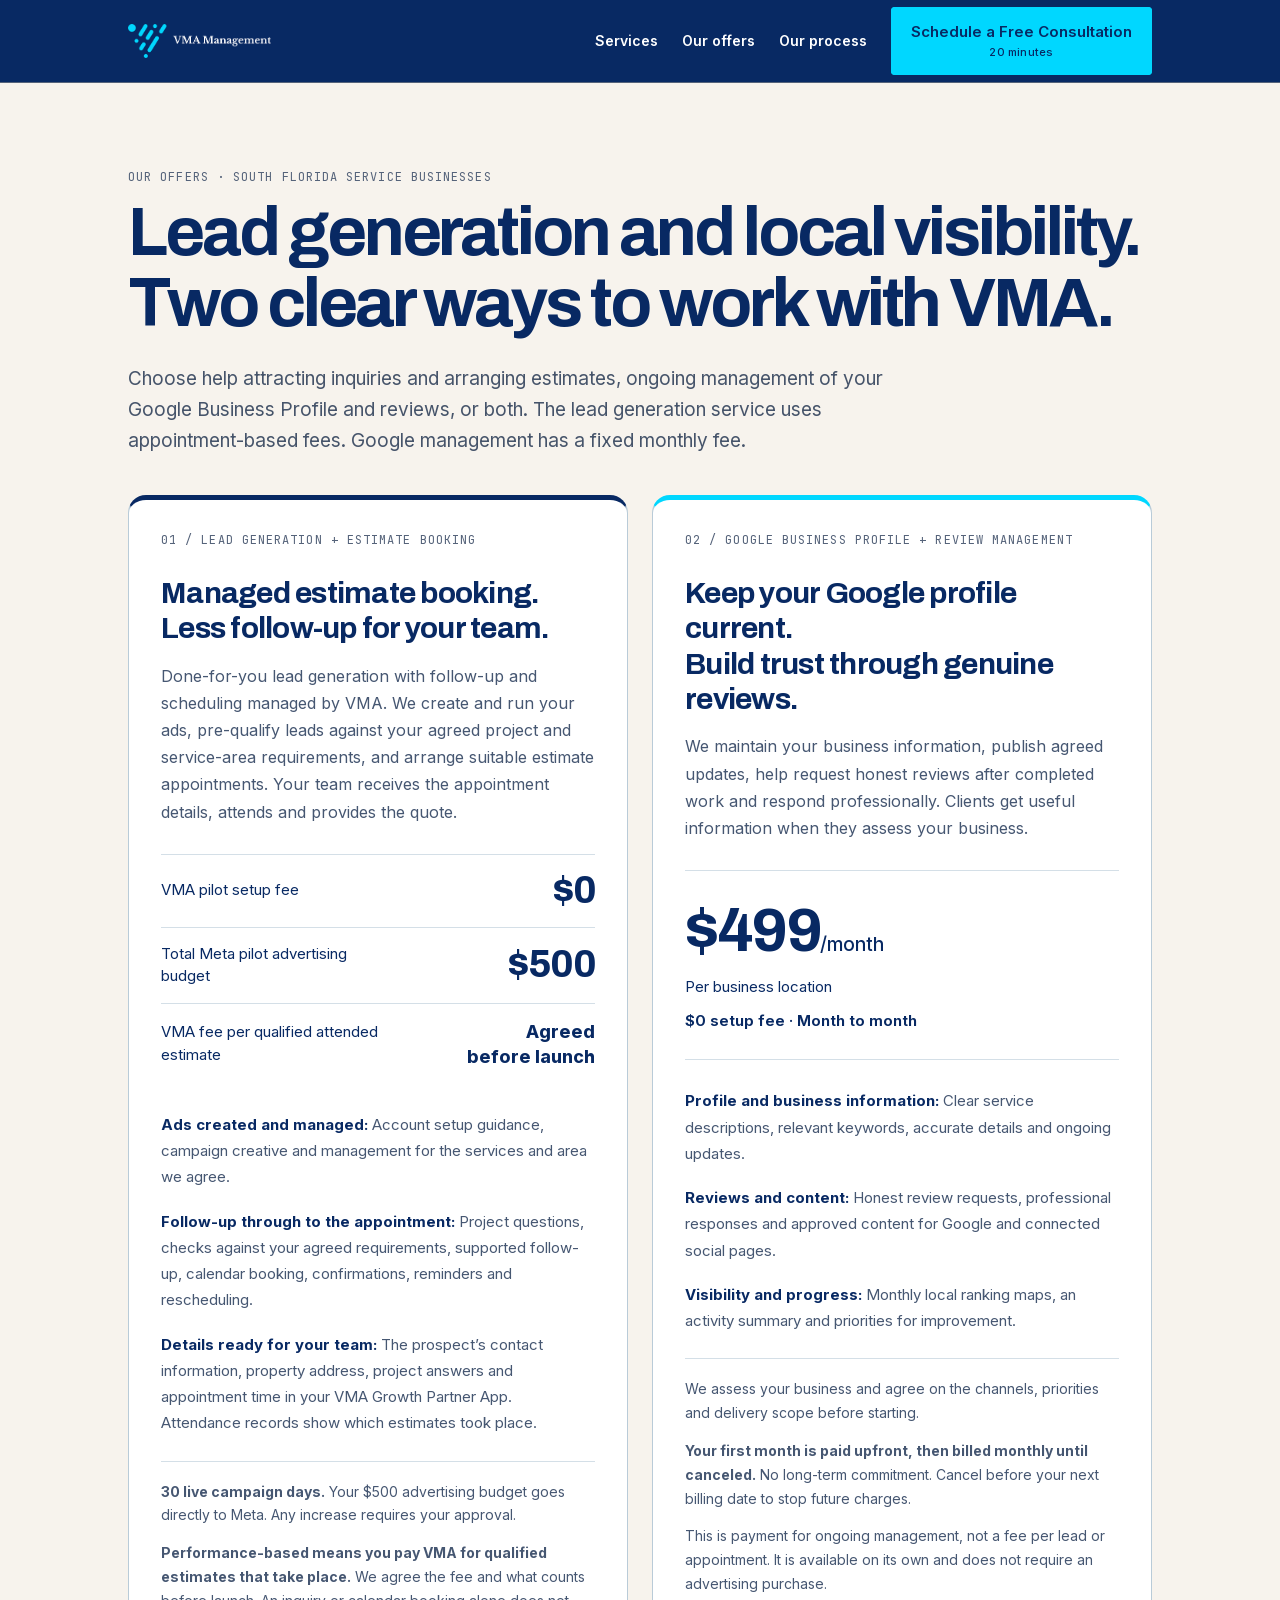
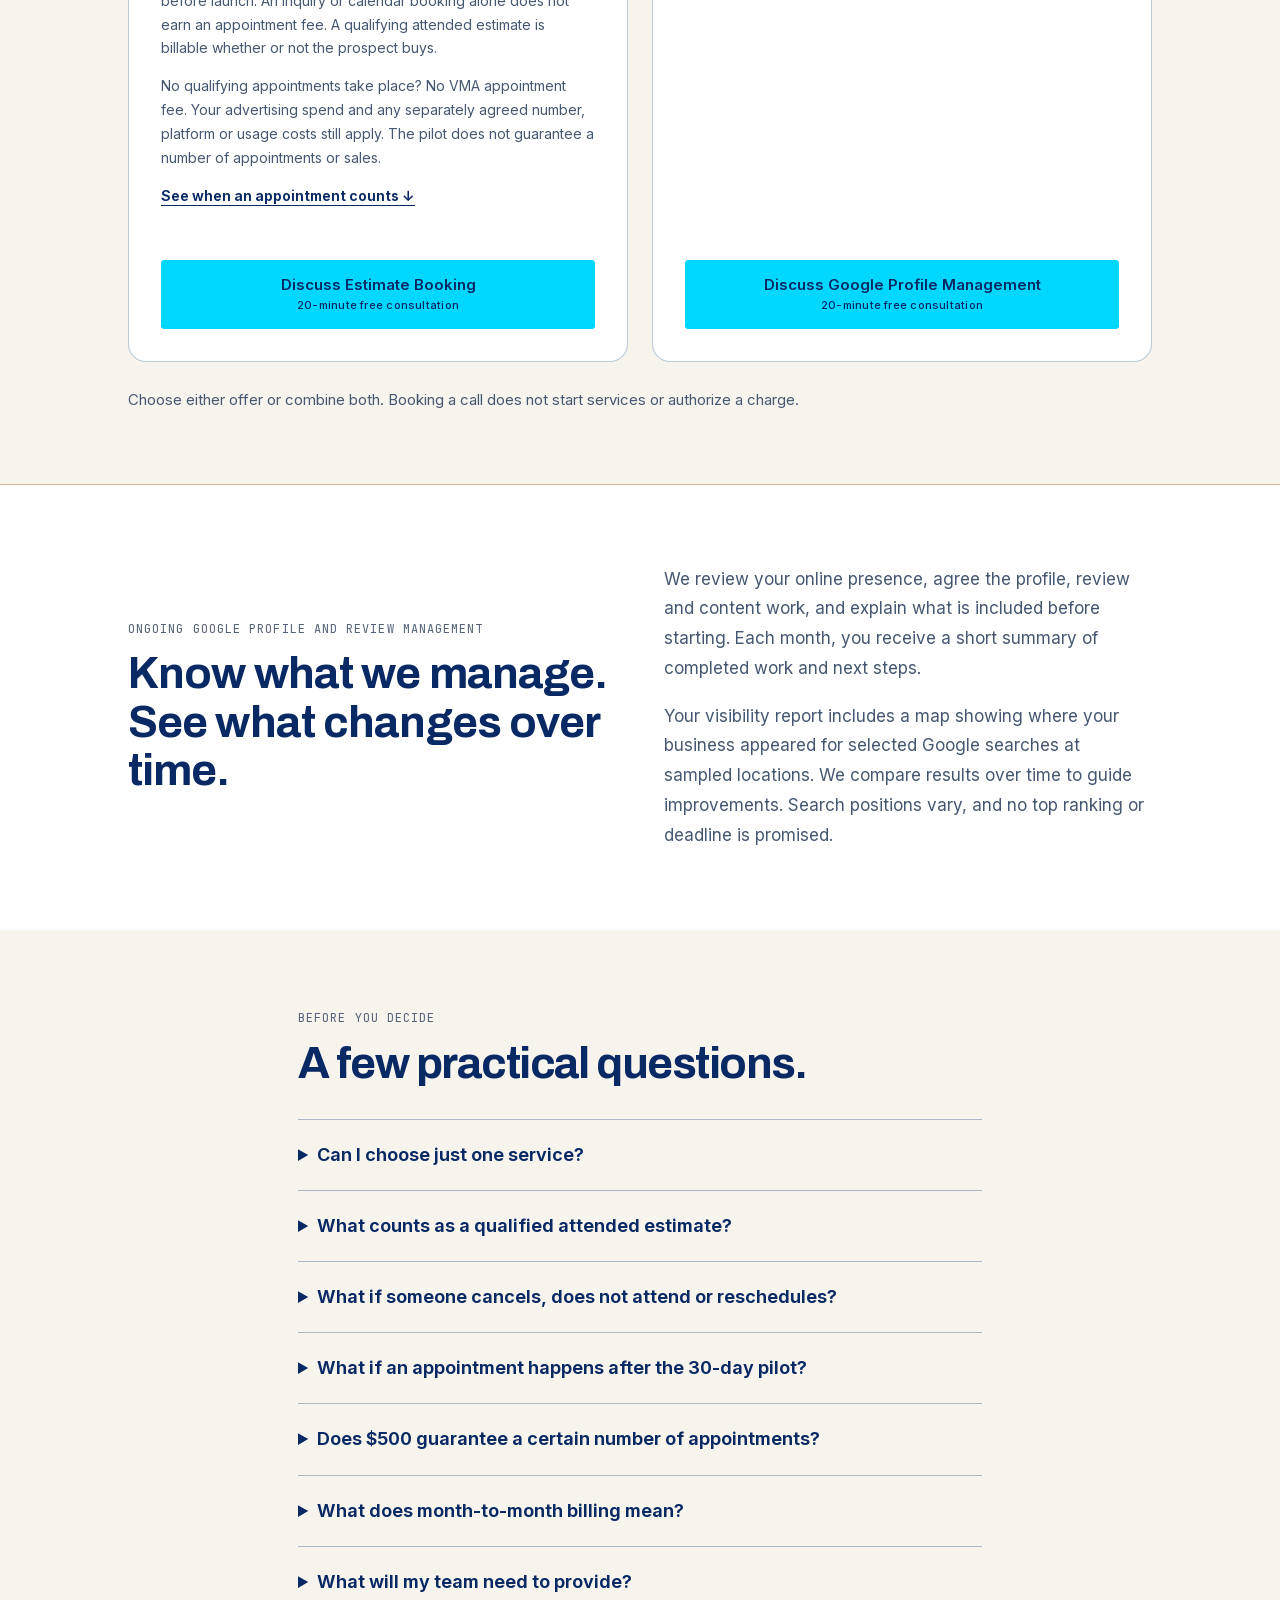
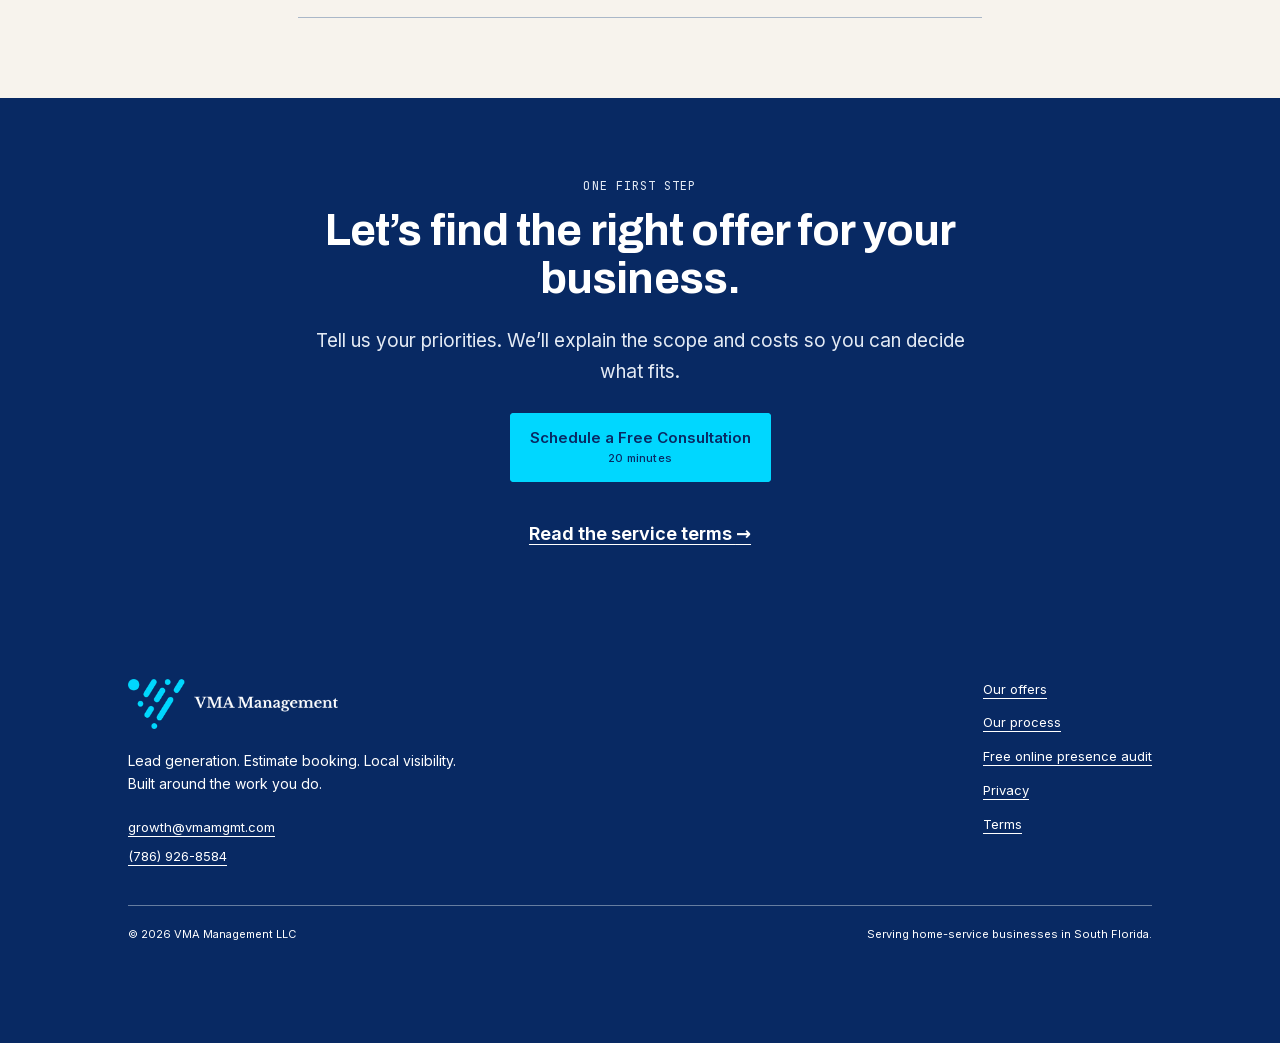
<file: pricing.html>
<!doctype html><html lang="en"><head><meta charset="utf-8"><meta name="viewport" content="width=device-width, initial-scale=1"><title>Our Offers | VMA Management</title><meta name="description" content="Done-for-you lead generation: $500 to Meta plus an agreed fee per qualified attended estimate. Google Business Profile and review management: $499/month per location."><link rel="canonical" href="https://vmamgmt.com/pricing"><meta name="theme-color" content="#082963"><meta property="og:type" content="website"><meta property="og:site_name" content="VMA Management"><meta property="og:title" content="Our Offers | VMA Management"><meta property="og:description" content="Done-for-you lead generation: $500 to Meta plus an agreed fee per qualified attended estimate. Google Business Profile and review management: $499/month per location."><meta property="og:url" content="https://vmamgmt.com/pricing"><meta property="og:image" content="https://vmamgmt.com/assets/performance/downloaded/waiting-for-calls-hero.png"><meta property="og:image:alt" content="Start business conversations through WhatsApp"><meta name="twitter:card" content="summary_large_image"><meta name="twitter:title" content="Our Offers | VMA Management"><meta name="twitter:description" content="Done-for-you lead generation: $500 to Meta plus an agreed fee per qualified attended estimate. Google Business Profile and review management: $499/month per location."><meta name="twitter:image" content="https://vmamgmt.com/assets/performance/downloaded/waiting-for-calls-hero.png"><link rel="icon" href="/favicon.ico" sizes="any"><link rel="apple-touch-icon" href="/apple-touch-icon.png"><link rel="manifest" href="/site.webmanifest"><link rel="preload" href="/fonts/inter-latin.woff2" as="font" type="font/woff2" crossorigin><link rel="preload" href="/fonts/archivo-latin.woff2" as="font" type="font/woff2" crossorigin><link rel="stylesheet" href="/styles.css?v=20260909-4"><link rel="stylesheet" href="/performance.css?v=20260918-1"><script type="application/ld+json">{"@context": "https://schema.org", "@type": "WebPage", "name": "Our Offers | VMA Management", "url": "https://vmamgmt.com/pricing", "description": "Done-for-you lead generation: $500 to Meta plus an agreed fee per qualified attended estimate. Google Business Profile and review management: $499/month per location.", "isPartOf": {"@type": "WebSite", "name": "VMA Management", "url": "https://vmamgmt.com/"}}</script><link rel="stylesheet" href="/secondary.css?v=20260918-1"><link rel="stylesheet" href="/offers.css?v=20260922-1"></head><body class="performance"><a class="skip" href="#main">Skip to content</a><header class="hdr"><div class="wrap hdr__in"><a class="hdr__logo" href="/" aria-label="VMA Management home"><img src="/assets/vma-lockup-navy.webp" width="371" height="88" alt="VMA Management"></a><button class="menu-toggle" type="button" aria-expanded="false" aria-controls="site-nav" hidden>Menu</button><nav id="site-nav" class="site-nav" aria-label="Main navigation"><a href="/#services">Services</a><a href="/pricing">Our offers</a><a href="/our-process">Our process</a><a class="btn btn--cyan pilot-cta" href="https://api.leadconnectorhq.com/widget/booking/XB52SoDckvxj4txaWRTi" target="_blank" rel="noopener noreferrer">Schedule a Free Consultation<span class="cta-duration">20 minutes</span><span class="sr-only"> (opens in a new tab)</span></a></nav></div></header><main id="main">
<section class="page-hero paper subpage-hero offers-hero"><div class="wrap">
<p class="eyebrow">Our offers · South Florida service businesses</p>
<h1>Lead generation and local visibility.<br>Two clear ways to work with VMA.</h1>
<p class="intro subpage-intro">Choose help attracting inquiries and arranging estimates, ongoing management of your Google Business Profile and reviews, or both. The lead generation service uses appointment-based fees. Google management has a fixed monthly fee.</p>
<div class="offers-grid">
<article class="offer-card" id="advertising-offer" aria-labelledby="ad-card-title"><p class="eyebrow">01 / Lead Generation + Estimate Booking</p><h2 id="ad-card-title">Managed estimate booking.<br>Less follow-up for your team.</h2><p>Done-for-you lead generation with follow-up and scheduling managed by VMA. We create and run your ads, pre-qualify leads against your agreed project and service-area requirements, and arrange suitable estimate appointments. Your team receives the appointment details, attends and provides the quote.</p>
<dl class="offer-prices"><div><dt>VMA pilot setup fee</dt><dd>$0</dd></div><div><dt>Total Meta pilot advertising budget</dt><dd>$500</dd></div><div><dt>VMA fee per qualified attended estimate</dt><dd class="offer-rate">Agreed<br>before launch</dd></div></dl>
<ul class="offer-inclusions"><li><strong>Ads created and managed:</strong> Account setup guidance, campaign creative and management for the services and area we agree.</li><li><strong>Follow-up through to the appointment:</strong> Project questions, checks against your agreed requirements, supported follow-up, calendar booking, confirmations, reminders and rescheduling.</li><li><strong>Details ready for your team:</strong> The prospect’s contact information, property address, project answers and appointment time in your VMA Growth Partner App. Attendance records show which estimates took place.</li></ul>
<div class="offer-conditions"><p><strong>30 live campaign days.</strong> Your $500 advertising budget goes directly to Meta. Any increase requires your approval.</p><p><strong>Performance-based means you pay VMA for qualified estimates that take place.</strong> We agree the fee and what counts before launch. An inquiry or calendar booking alone does not earn an appointment fee. A qualifying attended estimate is billable whether or not the prospect buys.</p><p>No qualifying appointments take place? No VMA appointment fee. Your advertising spend and any separately agreed number, platform or usage costs still apply. The pilot does not guarantee a number of appointments or sales.</p><a class="text-link" href="#appointment-rules">See when an appointment counts <span aria-hidden="true">↓</span></a></div>
<div class="offer-action"><a class="btn btn--cyan pilot-cta" href="https://api.leadconnectorhq.com/widget/booking/XB52SoDckvxj4txaWRTi" target="_blank" rel="noopener noreferrer">Discuss Estimate Booking<span class="cta-duration">20-minute free consultation</span><span class="sr-only"> (opens in a new tab)</span></a></div></article>
<article class="offer-card offer-card--google" id="google-management" aria-labelledby="google-card-title"><p class="eyebrow">02 / Google Business Profile + Review Management</p><h2 id="google-card-title">Keep your Google profile current.<br>Build trust through genuine reviews.</h2><p>We maintain your business information, publish agreed updates, help request honest reviews after completed work and respond professionally. Clients get useful information when they assess your business.</p>
<div class="monthly-price"><strong>$499<span>/month</span></strong><p>Per business location</p><p class="monthly-terms">$0 setup fee · Month to month</p></div>
<ul class="offer-inclusions"><li><strong>Profile and business information:</strong> Clear service descriptions, relevant keywords, accurate details and ongoing updates.</li><li><strong>Reviews and content:</strong> Honest review requests, professional responses and approved content for Google and connected social pages.</li><li><strong>Visibility and progress:</strong> Monthly local ranking maps, an activity summary and priorities for improvement.</li></ul>
<div class="offer-conditions"><p>We assess your business and agree on the channels, priorities and delivery scope before starting.</p><p><strong>Your first month is paid upfront, then billed monthly until canceled.</strong> No long-term commitment. Cancel before your next billing date to stop future charges.</p><p>This is payment for ongoing management, not a fee per lead or appointment. It is available on its own and does not require an advertising purchase.</p></div>
<div class="offer-action"><a class="btn btn--cyan pilot-cta" href="https://api.leadconnectorhq.com/widget/booking/XB52SoDckvxj4txaWRTi" target="_blank" rel="noopener noreferrer">Discuss Google Profile Management<span class="cta-duration">20-minute free consultation</span><span class="sr-only"> (opens in a new tab)</span></a></div>
</article>
</div><p class="offers-choice">Choose either offer or combine both. Booking a call does not start services or authorize a charge.</p>
</div></section>
<section class="p-section offers-focus" aria-labelledby="tailored-scope"><div class="wrap grid2 subpage-split"><div><p class="eyebrow">Ongoing Google profile and review management</p><h2 id="tailored-scope">Know what we manage.<br>See what changes over time.</h2></div><div><p>We review your online presence, agree the profile, review and content work, and explain what is included before starting. Each month, you receive a short summary of completed work and next steps.</p><p class="subpage-copy">Your visibility report includes a map showing where your business appeared for selected Google searches at sampled locations. We compare results over time to guide improvements. Search positions vary, and no top ranking or deadline is promised.</p></div></div></section>
<section class="p-section paper" aria-labelledby="offer-questions"><div class="wrap narrow"><div class="section-heading"><p class="eyebrow">Before you decide</p><h2 id="offer-questions">A few practical questions.</h2></div><div class="subpage-faq">
<details><summary>Can I choose just one service?</summary><div><p>Yes. Choose Lead Generation + Estimate Booking, Google Business Profile + Review Management, or both. The $499 monthly service is separate from your Meta advertising budget and any attended-estimate fees.</p><p>Any advertising beyond the 30-day pilot is agreed before continuing. The monthly visibility service does not extend your ad campaign. Neither offer guarantees particular rankings, inquiries, bookings or revenue.</p></div></details>
<details id="appointment-rules"><summary>What counts as a qualified attended estimate?</summary><div><p>A qualified prospect has expressed interest in the agreed service, has a property in your service area and meets the project requirements we set with you. We ask whether they are authorized to arrange the estimate, gather their contact and property details, and confirm an available time.</p><p>The estimate appointment must meet those agreed requirements and actually take place with your team and the prospect. Qualification is based on the information provided. It does not confirm a technical diagnosis, ability to pay or intention to buy. Your team assesses the property and decides the scope and price.</p><p>The written agreement sets the fee per appointment, attendance evidence, duplicate and existing-inquiry rules, billing schedule and how disputed appointments are reviewed. A qualifying attended estimate can be billable even if the prospect does not buy. <a href="/terms#qualifying-appointments">Read the appointment terms</a>.</p></div></details>
<details><summary>What if someone cancels, does not attend or reschedules?</summary><div><p>An appointment that does not take place does not earn an attended-estimate fee. A rescheduled appointment is assessed when it actually takes place and is not counted twice for the same estimate.</p><p>Your team keeps availability accurate, attends confirmed appointments and updates attendance records. We agree how cancellations, missed visits, disputed attendance and any billing corrections are handled before launch.</p></div></details>
<details><summary>What if an appointment happens after the 30-day pilot?</summary><div><p>We record which inquiries came from the pilot ads. Before launch, we agree a final date for eligible appointments and a follow-up period for those inquiries. An appointment after the campaign ends counts only if it takes place within that agreed window and meets the qualification rules.</p><p>The end of the ad campaign does not make every later appointment billable. Ongoing ad management and any additional spending require a separate agreement.</p></div></details>
<details><summary>Does $500 guarantee a certain number of appointments?</summary><div><p>No. It is the total starting advertising budget for the pilot, not a promise of appointment volume. Results depend on the project type, area, offer, competition and customer response. We review the results with you before recommending further spend.</p></div></details>
<details><summary>What does month-to-month billing mean?</summary><div><p>Google Business Profile + Review Management is $499 per month per location, with $0 setup. The first month is paid before work begins. You then continue to be billed monthly until you cancel, without a long-term commitment.</p><p>We confirm the service start date and monthly billing schedule at signup. Email <a href="mailto:growth@vmamgmt.com">growth@vmamgmt.com</a> before your next billing date to stop future monthly charges. Cancellation, service-end and refund details are set out in your agreement before payment.</p></div></details>
<details><summary>What will my team need to provide?</summary><div><p>Accurate business information, appropriate account access, approvals and photos or other materials you have permission to use.</p><p>For estimate booking, your team keeps calendar availability accurate, handles technical questions, attends estimates and confirms attendance. You provide quotes, close sales and perform the work. For local visibility, you share business changes, completed-job details and the permissions needed for review requests, and help resolve feedback that needs your attention.</p><p>We agree on the covered profiles, content schedule, review-response scope and any additional costs before starting.</p></div></details>
</div></div></section>
<section class="p-section dark book-band"><div class="wrap narrow"><p class="eyebrow">One first step</p><h2>Let’s find the right offer for your business.</h2><p class="intro">Tell us your priorities. We’ll explain the scope and costs so you can decide what fits.</p><a class="btn btn--cyan pilot-cta" href="https://api.leadconnectorhq.com/widget/booking/XB52SoDckvxj4txaWRTi" target="_blank" rel="noopener noreferrer">Schedule a Free Consultation<span class="cta-duration">20 minutes</span><span class="sr-only"> (opens in a new tab)</span></a><a class="text-link" href="/terms">Read the service terms <span aria-hidden="true">→</span></a></div></section>
</main><footer class="p-footer"><div class="wrap"><div class="footer-top"><div><img src="/assets/vma-lockup-light.webp" width="371" height="88" alt="VMA Management"><p>Lead generation. Estimate booking. Local visibility.<br>Built around the work you do.</p><a href="mailto:growth@vmamgmt.com">growth@vmamgmt.com</a><br><a href="tel:+17869268584">(786) 926-8584</a></div><nav aria-label="Footer"><a href="/pricing">Our offers</a><a href="/our-process">Our process</a><a href="/audit/">Free online presence audit</a><a href="/privacy">Privacy</a><a href="/terms">Terms</a></nav></div><div class="footer-bottom"><p>© <span data-year>2026</span> VMA Management LLC</p><p>Serving home-service businesses in South Florida.</p></div></div></footer><script src="/main.js?v=20260820-1" defer></script><script src="/performance.js?v=20260922-2" defer></script></body></html>
</file>
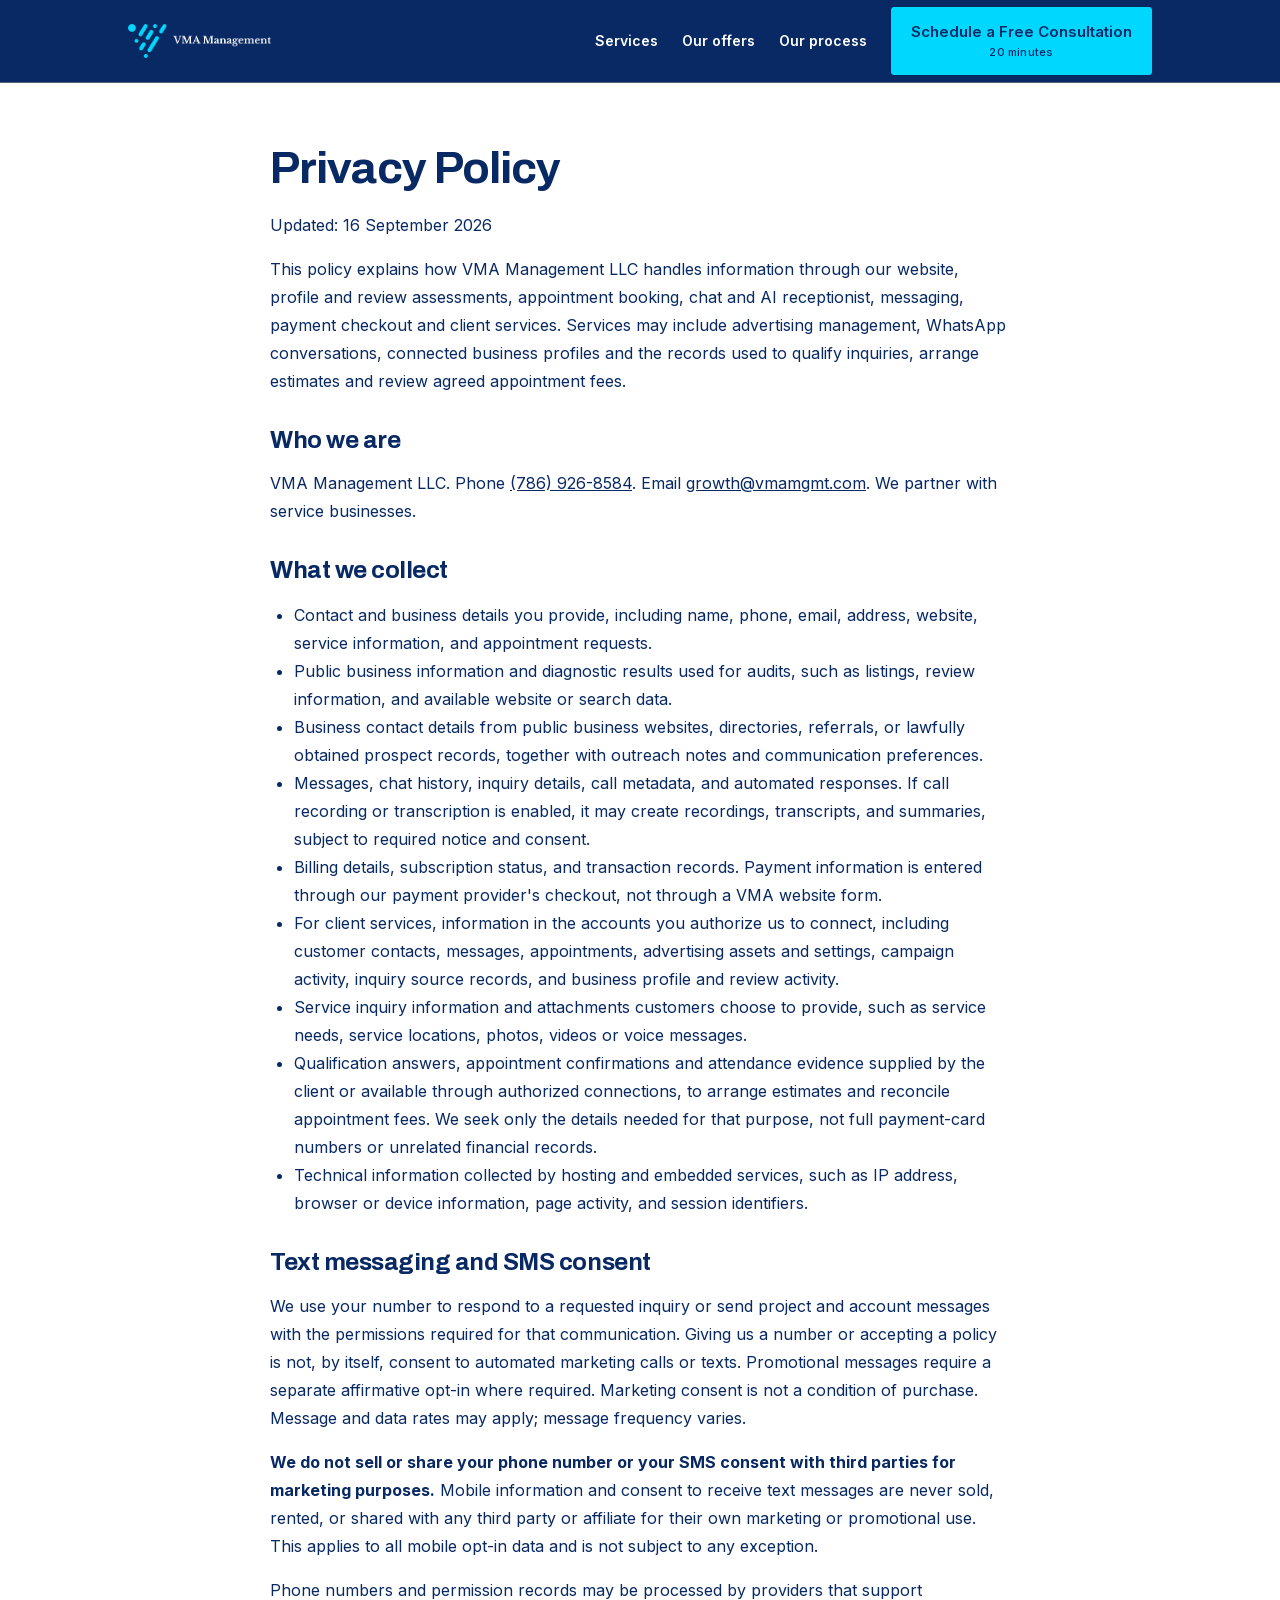
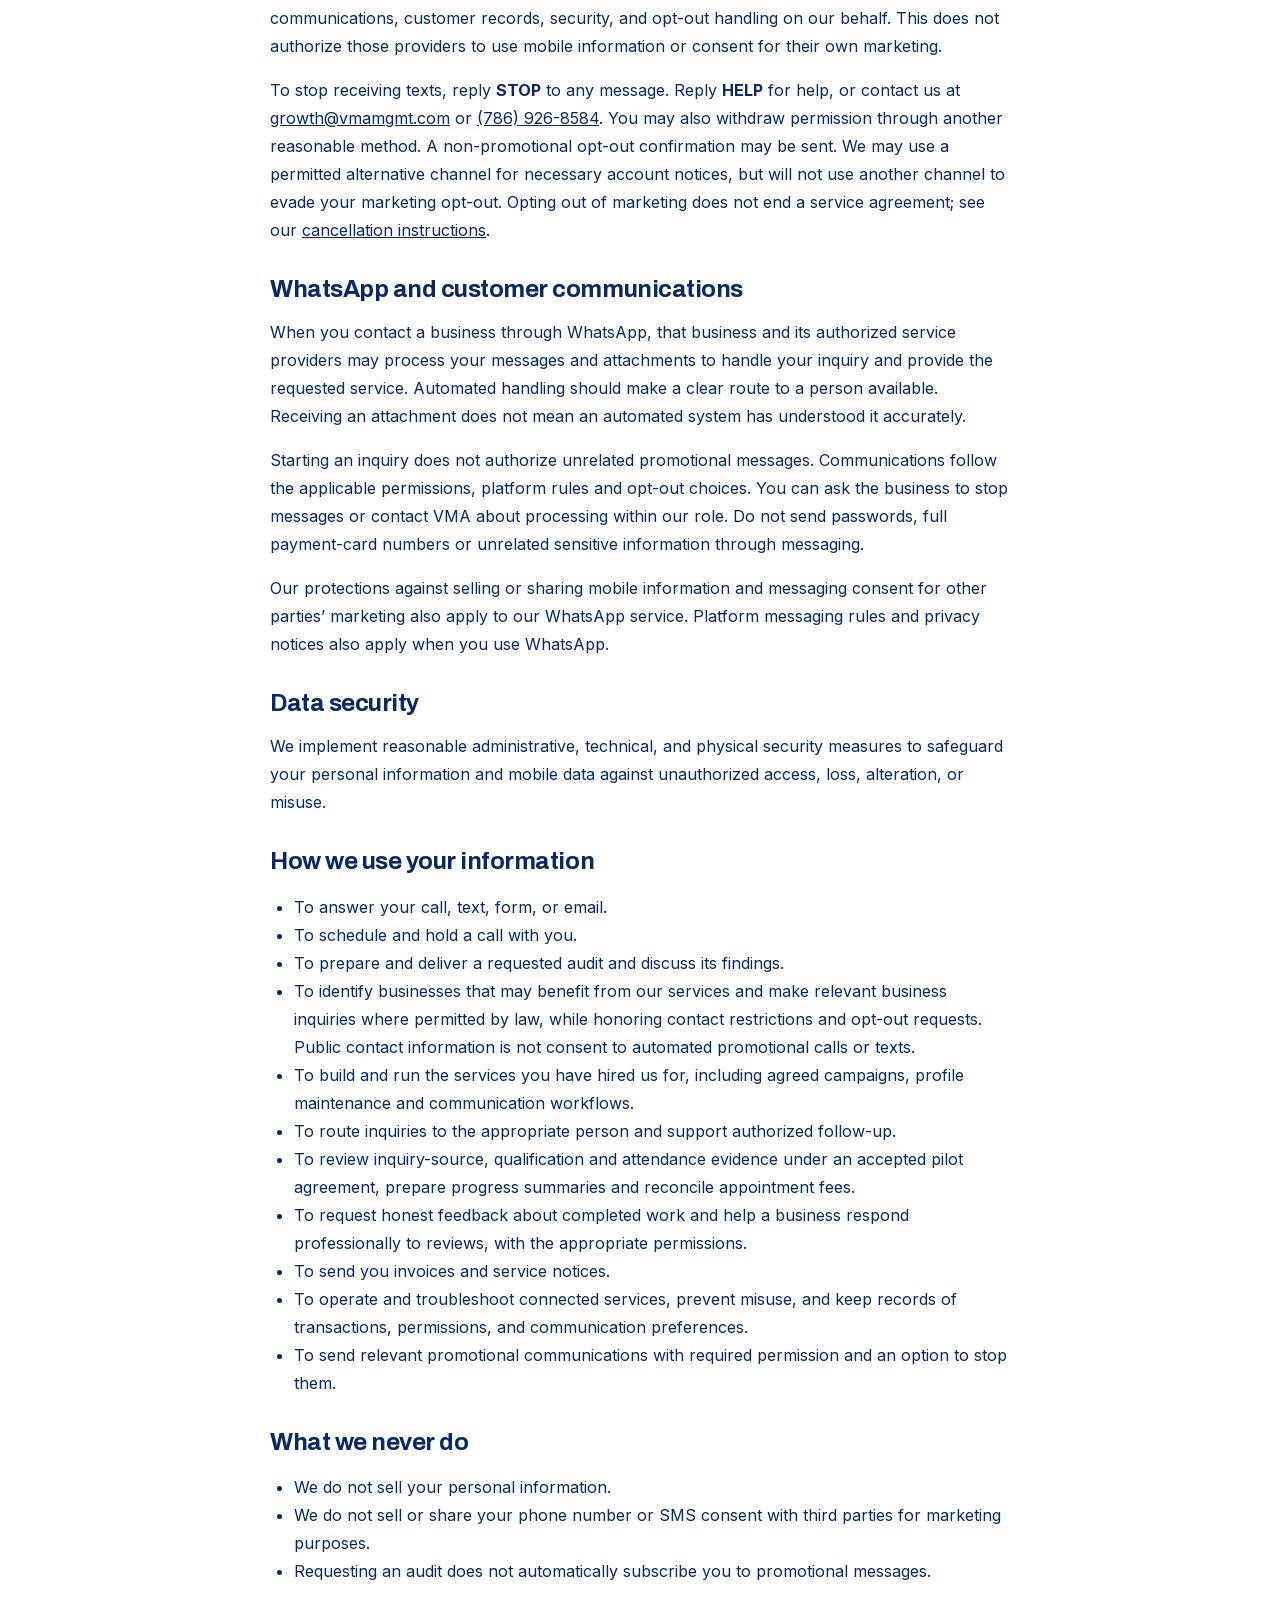
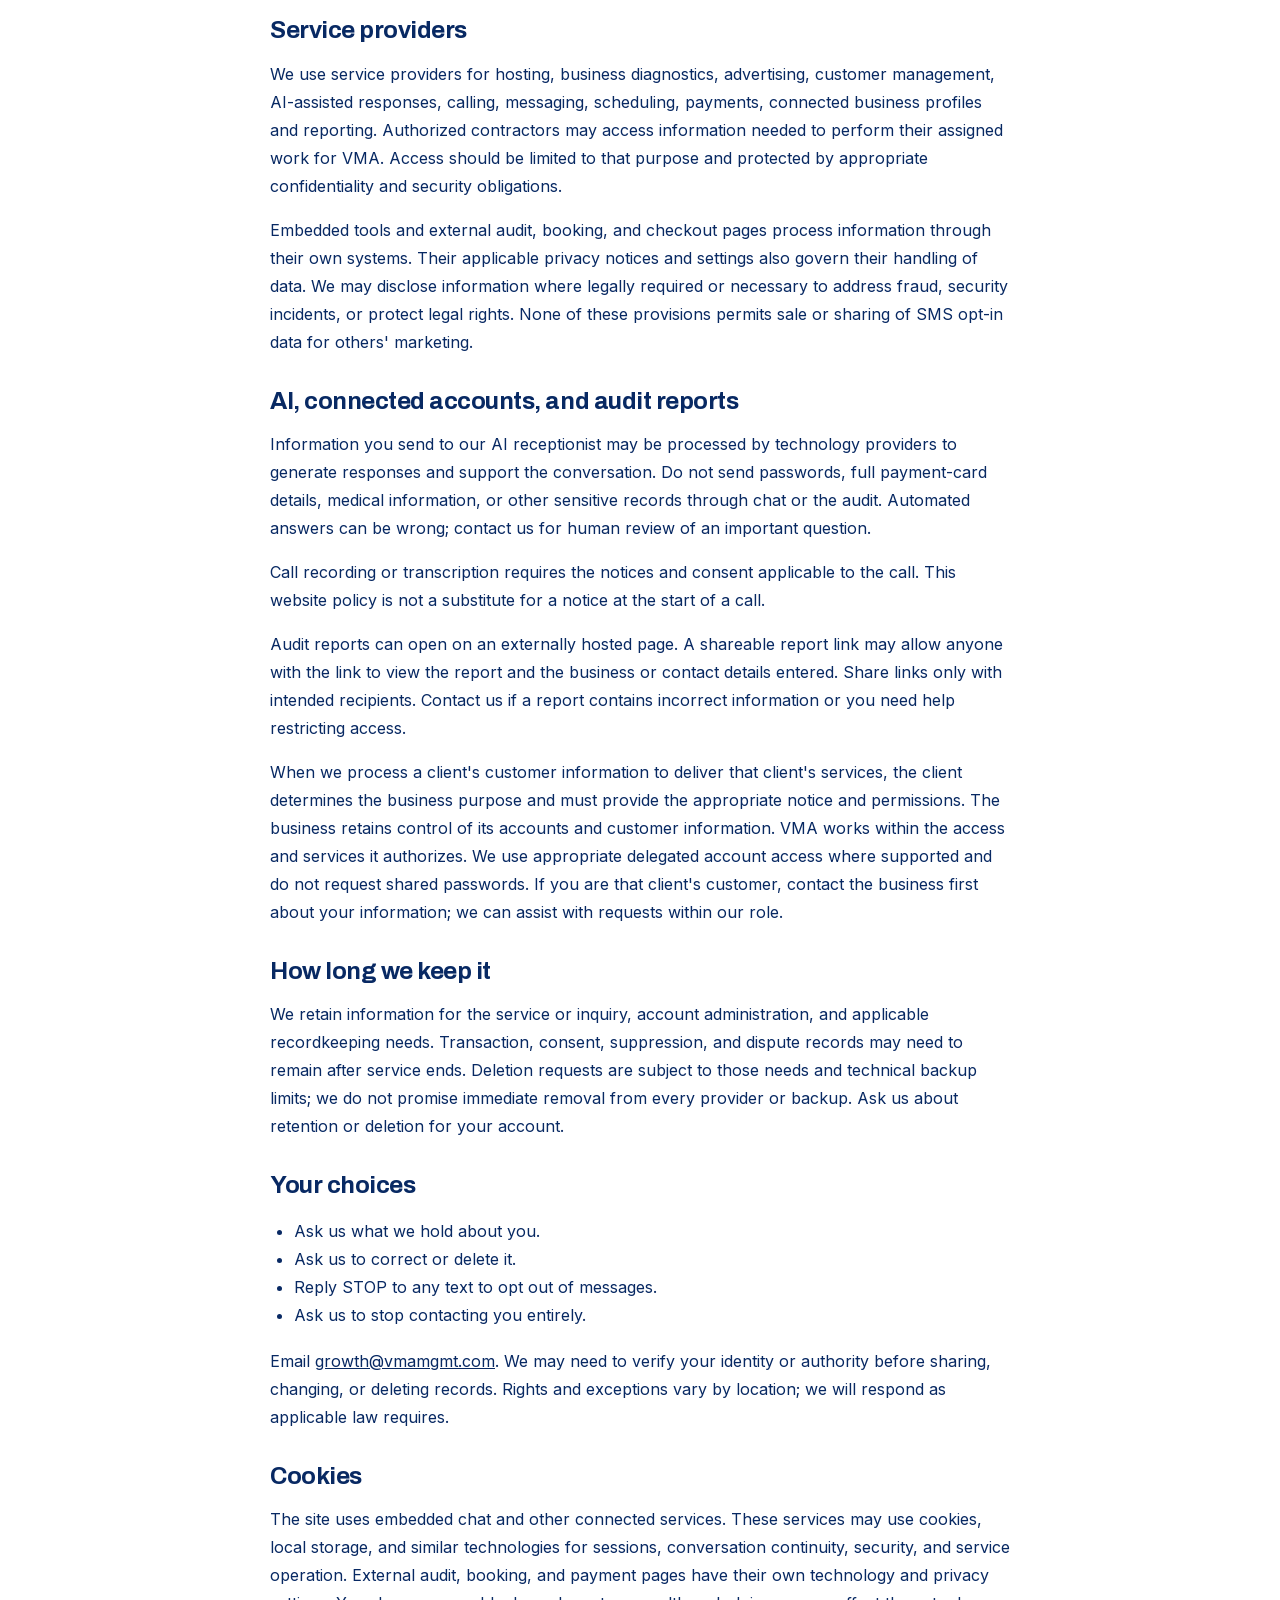
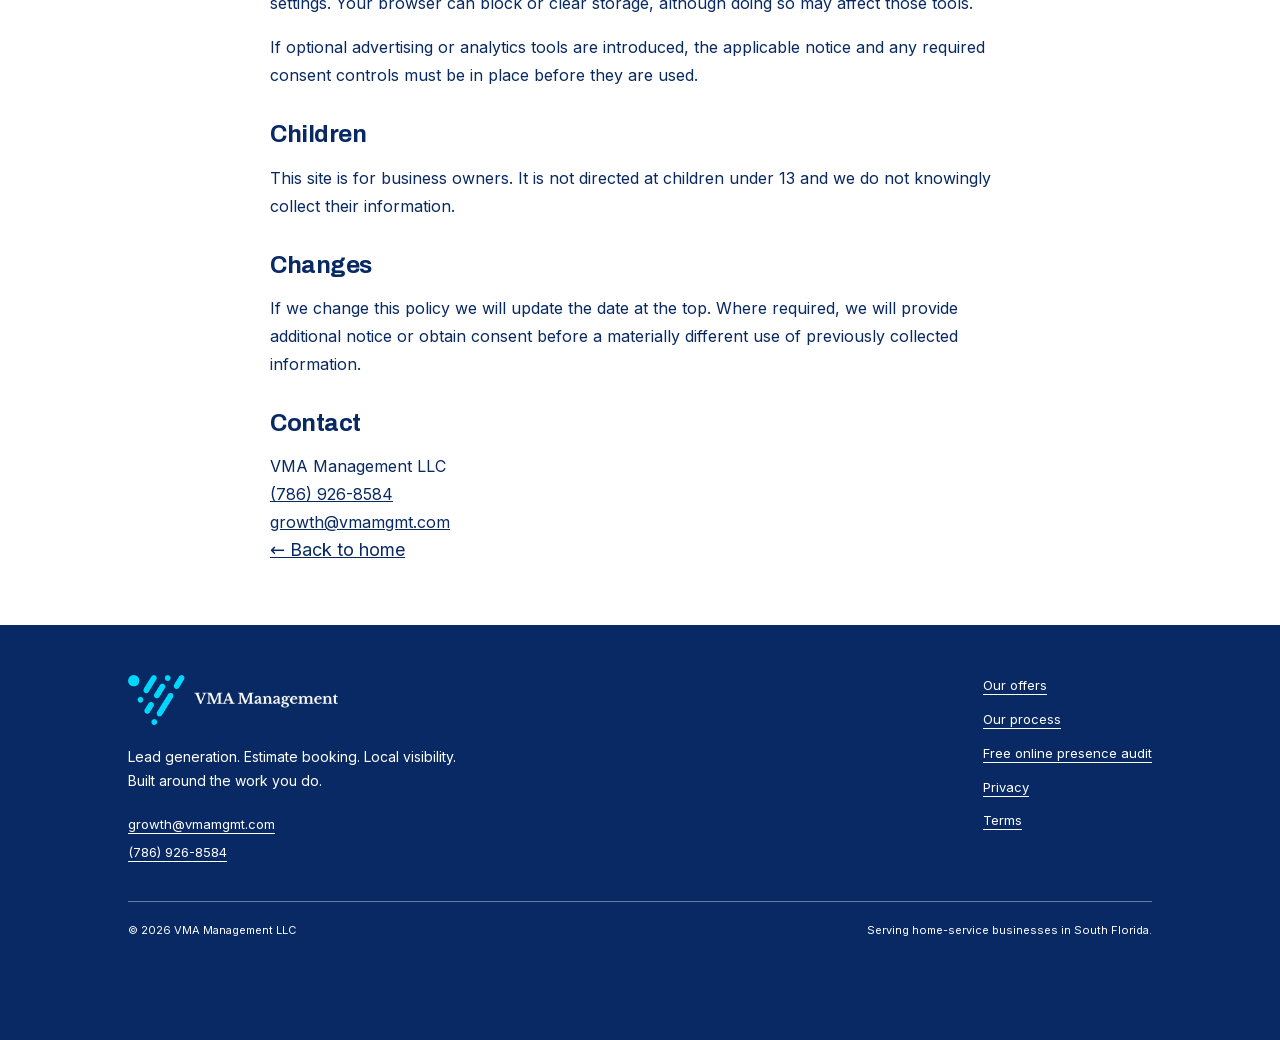
<file: privacy.html>
<!doctype html><html lang="en"><head><meta charset="utf-8"><meta name="viewport" content="width=device-width, initial-scale=1"><title>Privacy Policy | VMA Management</title><meta name="description" content="Privacy information for VMA website, WhatsApp communications, advertising, client records and messaging choices."><link rel="canonical" href="https://vmamgmt.com/privacy"><meta name="theme-color" content="#082963"><meta property="og:type" content="website"><meta property="og:site_name" content="VMA Management"><meta property="og:title" content="Privacy Policy | VMA Management"><meta property="og:description" content="Privacy information for VMA website, WhatsApp communications, advertising, client records and messaging choices."><meta property="og:url" content="https://vmamgmt.com/privacy"><meta property="og:image" content="https://vmamgmt.com/assets/performance/downloaded/waiting-for-calls-hero.png"><meta property="og:image:alt" content="Start business conversations through WhatsApp"><meta name="twitter:card" content="summary_large_image"><meta name="twitter:title" content="Privacy Policy | VMA Management"><meta name="twitter:description" content="Privacy information for VMA website, WhatsApp communications, advertising, client records and messaging choices."><meta name="twitter:image" content="https://vmamgmt.com/assets/performance/downloaded/waiting-for-calls-hero.png"><link rel="icon" href="/favicon.ico" sizes="any"><link rel="apple-touch-icon" href="/apple-touch-icon.png"><link rel="manifest" href="/site.webmanifest"><link rel="preload" href="/fonts/inter-latin.woff2" as="font" type="font/woff2" crossorigin><link rel="preload" href="/fonts/archivo-latin.woff2" as="font" type="font/woff2" crossorigin><link rel="stylesheet" href="/styles.css?v=20260909-4"><link rel="stylesheet" href="/performance.css?v=20260918-1"><script type="application/ld+json">{"@context": "https://schema.org", "@type": "WebPage", "name": "Privacy Policy | VMA Management", "url": "https://vmamgmt.com/privacy", "description": "Privacy information for VMA website, WhatsApp communications, advertising, client records and messaging choices.", "isPartOf": {"@type": "WebSite", "name": "VMA Management", "url": "https://vmamgmt.com/"}}</script></head><body class="performance"><a class="skip" href="#main">Skip to content</a><header class="hdr"><div class="wrap hdr__in"><a class="hdr__logo" href="/" aria-label="VMA Management home"><img src="/assets/vma-lockup-navy.webp" width="371" height="88" alt="VMA Management"></a><button class="menu-toggle" type="button" aria-expanded="false" aria-controls="site-nav" hidden>Menu</button><nav id="site-nav" class="site-nav" aria-label="Main navigation"><a href="/#services">Services</a><a href="/pricing">Our offers</a><a href="/our-process">Our process</a><a class="btn btn--cyan pilot-cta" href="https://api.leadconnectorhq.com/widget/booking/XB52SoDckvxj4txaWRTi" target="_blank" rel="noopener noreferrer">Schedule a Free Consultation<span class="cta-duration">20 minutes</span><span class="sr-only"> (opens in a new tab)</span></a></nav></div></header><main id="main"><article class="policy-body">
<h1>Privacy Policy</h1>
    <p class="updated">Updated: 16 September 2026</p>


    <p>This policy explains how VMA Management LLC handles information through our website,
      profile and review assessments, appointment booking, chat and AI receptionist,
      messaging, payment checkout and client services. Services may include advertising
      management, WhatsApp conversations, connected business profiles and the records used
      to qualify inquiries, arrange estimates and review agreed appointment fees.</p>

    <h2>Who we are</h2>
    <p>VMA Management LLC.
      Phone <a href="tel:+17869268584">(786) 926-8584</a>.
      Email <a href="mailto:growth@vmamgmt.com">growth@vmamgmt.com</a>.
      We partner with service businesses.</p>

    <h2>What we collect</h2>
    <ul>
      <li>Contact and business details you provide, including name, phone, email, address,
        website, service information, and appointment requests.</li>
      <li>Public business information and diagnostic results used for audits, such as
        listings, review information, and available website or search data.</li>
      <li>Business contact details from public business websites, directories, referrals,
        or lawfully obtained prospect records, together with outreach notes and
        communication preferences.</li>
      <li>Messages, chat history, inquiry details, call metadata, and automated responses.
        If call recording or transcription is enabled, it may create recordings,
        transcripts, and summaries, subject to required notice and consent.</li>
      <li>Billing details, subscription status, and transaction records. Payment information
        is entered through our payment provider's checkout, not through a VMA website form.</li>
      <li>For client services, information in the accounts you authorize us to connect,
        including customer contacts, messages, appointments, advertising assets and settings,
        campaign activity, inquiry source records, and business profile and review activity.</li>
      <li>Service inquiry information and attachments customers choose to provide, such as
        service needs, service locations, photos, videos or voice messages.</li>
      <li>Qualification answers, appointment confirmations and attendance evidence supplied by the client
        or available through authorized connections, to arrange estimates and reconcile appointment fees.
        We seek only the details needed for that purpose, not full payment-card numbers
        or unrelated financial records.</li>
      <li>Technical information collected by hosting and embedded services, such as IP
        address, browser or device information, page activity, and session identifiers.</li>
    </ul>

    <h2>Text messaging and SMS consent</h2>
    <p>We use your number to respond to a requested inquiry or send project and account
      messages with the permissions required for that communication. Giving us a number
      or accepting a policy is not, by itself, consent to automated marketing calls or
      texts. Promotional messages require a separate affirmative opt-in where required.
      Marketing consent is not a condition of purchase. Message and data rates may apply;
      message frequency varies.</p>
    <p><strong>We do not sell or share your phone number or your SMS consent with third parties
      for marketing purposes.</strong> Mobile information and consent to receive text messages
      are never sold, rented, or shared with any third party or affiliate for their own
      marketing or promotional use. This applies to all mobile opt-in data and is not subject
      to any exception.</p>
    <p>Phone numbers and permission records may be processed by providers that support
      communications, customer records, security, and opt-out handling on our behalf.
      This does not authorize those providers to use mobile information or consent for
      their own marketing.</p>
    <p>To stop receiving texts, reply <strong>STOP</strong> to any message. Reply
      <strong>HELP</strong> for help, or contact us at
      <a href="mailto:growth@vmamgmt.com">growth@vmamgmt.com</a> or
      <a href="tel:+17869268584">(786) 926-8584</a>. You may also withdraw permission through
      another reasonable method. A non-promotional opt-out confirmation may be sent.
      We may use a permitted alternative channel for necessary account notices, but will
      not use another channel to evade your marketing opt-out. Opting out of marketing
      does not end a service agreement; see our <a href="/terms#cancellation">cancellation instructions</a>.</p>

    <h2>WhatsApp and customer communications</h2>
    <p>When you contact a business through WhatsApp, that business and its authorized service
      providers may process your messages and attachments to handle your inquiry and provide
      the requested service. Automated handling should make a clear route to a person available.
      Receiving an attachment does not mean an automated system has understood it accurately.</p>
    <p>Starting an inquiry does not authorize unrelated promotional messages. Communications
      follow the applicable permissions, platform rules and opt-out choices. You can ask the
      business to stop messages or contact VMA about processing within our role. Do not send
      passwords, full payment-card numbers or unrelated sensitive information through messaging.</p>
    <p>Our protections against selling or sharing mobile information and messaging consent
      for other parties’ marketing also apply to our WhatsApp service. Platform messaging
      rules and privacy notices also apply when you use WhatsApp.</p>

    <h2>Data security</h2>
<p>We implement reasonable administrative, technical, and physical security measures to safeguard your personal information and mobile data against unauthorized access, loss, alteration, or misuse.</p>
    <h2>How we use your information</h2>
    <ul>
      <li>To answer your call, text, form, or email.</li>
      <li>To schedule and hold a call with you.</li>
      <li>To prepare and deliver a requested audit and discuss its findings.</li>
      <li>To identify businesses that may benefit from our services and make relevant
        business inquiries where permitted by law, while honoring contact restrictions
        and opt-out requests. Public contact information is not consent to automated
        promotional calls or texts.</li>
      <li>To build and run the services you have hired us for, including agreed campaigns,
        profile maintenance and communication workflows.</li>
      <li>To route inquiries to the appropriate person and support authorized follow-up.</li>
      <li>To review inquiry-source, qualification and attendance evidence under an accepted pilot agreement,
        prepare progress summaries and reconcile appointment fees.</li>
      <li>To request honest feedback about completed work and help a business respond
        professionally to reviews, with the appropriate permissions.</li>
      <li>To send you invoices and service notices.</li>
      <li>To operate and troubleshoot connected services, prevent misuse, and keep records
        of transactions, permissions, and communication preferences.</li>
      <li>To send relevant promotional communications with required permission and an
        option to stop them.</li>
    </ul>

    <h2>What we never do</h2>
    <ul>
      <li>We do not sell your personal information.</li>
      <li>We do not sell or share your phone number or SMS consent with third parties for
        marketing purposes.</li>
      <li>Requesting an audit does not automatically subscribe you to promotional messages.</li>
    </ul>

    <h2>Service providers</h2>
    <p>We use service providers for hosting, business diagnostics, advertising, customer
      management, AI-assisted responses, calling, messaging, scheduling, payments,
      connected business profiles and reporting. Authorized contractors may access information needed to perform
      their assigned work for VMA. Access should be limited to that purpose and protected
      by appropriate confidentiality and security obligations.</p>
    <p>Embedded tools and external audit, booking, and checkout pages process information
      through their own systems. Their applicable privacy notices and settings also
      govern their handling of data. We may disclose information where legally required
      or necessary to address fraud, security incidents, or protect legal rights. None of
      these provisions permits sale or sharing of SMS opt-in data for others' marketing.</p>

    <h2>AI, connected accounts, and audit reports</h2>
    <p>Information you send to our AI receptionist may be processed by technology providers
      to generate responses and support the conversation. Do not send passwords, full
      payment-card details, medical information, or other sensitive records through chat
      or the audit. Automated answers can be wrong; contact us for human review of an
      important question.</p>
    <p>Call recording or transcription requires the notices and consent applicable to the
      call. This website policy is not a substitute for a notice at the start of a call.</p>
    <p>Audit reports can open on an externally hosted page. A shareable report link may
      allow anyone with the link to view the report and the business or contact details
      entered. Share links only with intended recipients. Contact us if a report contains
      incorrect information or you need help restricting access.</p>
    <p>When we process a client's customer information to deliver that client's services,
      the client determines the business purpose and must provide the appropriate notice
      and permissions. The business retains control of its accounts and customer information.
      VMA works within the access and services it authorizes. We use appropriate delegated
      account access where supported and do not request shared passwords. If you are that client's customer, contact the business first
      about your information; we can assist with requests within our role.</p>

    <h2>How long we keep it</h2>
    <p>We retain information for the service or inquiry, account administration, and
      applicable recordkeeping needs. Transaction, consent, suppression, and dispute
      records may need to remain after service ends. Deletion requests are subject to
      those needs and technical backup limits; we do not promise immediate removal from
      every provider or backup. Ask us about retention or deletion for your account.</p>

    <h2>Your choices</h2>
    <ul>
      <li>Ask us what we hold about you.</li>
      <li>Ask us to correct or delete it.</li>
      <li>Reply STOP to any text to opt out of messages.</li>
      <li>Ask us to stop contacting you entirely.</li>
    </ul>
    <p>Email <a href="mailto:growth@vmamgmt.com">growth@vmamgmt.com</a>. We may need to verify
      your identity or authority before sharing, changing, or deleting records. Rights
      and exceptions vary by location; we will respond as applicable law requires.</p>

    <h2>Cookies</h2>
    <p>The site uses embedded chat and other connected services. These services may use
      cookies, local storage, and similar technologies for sessions, conversation
      continuity, security, and service operation. External audit, booking, and payment
      pages have their own technology and privacy settings. Your browser can block or
      clear storage, although doing so may affect those tools.</p>
    <p>If optional advertising or analytics tools are introduced, the applicable notice
      and any required consent controls must be in place before they are used.</p>

    <h2>Children</h2>
    <p>This site is for business owners. It is not directed at children under 13 and we do not
      knowingly collect their information.</p>

    <h2>Changes</h2>
    <p>If we change this policy we will update the date at the top. Where required, we will
      provide additional notice or obtain consent before a materially different use of
      previously collected information.</p>

    <h2>Contact</h2>
    <p>VMA Management LLC<br>
      <a href="tel:+17869268584">(786) 926-8584</a><br>
      <a href="mailto:growth@vmamgmt.com">growth@vmamgmt.com</a></p>

    <a class="back" href="/">← Back to home</a>
</article></main><footer class="p-footer"><div class="wrap"><div class="footer-top"><div><img src="/assets/vma-lockup-light.webp" width="371" height="88" alt="VMA Management"><p>Lead generation. Estimate booking. Local visibility.<br>Built around the work you do.</p><a href="mailto:growth@vmamgmt.com">growth@vmamgmt.com</a><br><a href="tel:+17869268584">(786) 926-8584</a></div><nav aria-label="Footer"><a href="/pricing">Our offers</a><a href="/our-process">Our process</a><a href="/audit/">Free online presence audit</a><a href="/privacy">Privacy</a><a href="/terms">Terms</a></nav></div><div class="footer-bottom"><p>© <span data-year>2026</span> VMA Management LLC</p><p>Serving home-service businesses in South Florida.</p></div></div></footer><script src="/main.js?v=20260820-1" defer></script><script src="/performance.js?v=20260922-2" defer></script></body></html>
</file>
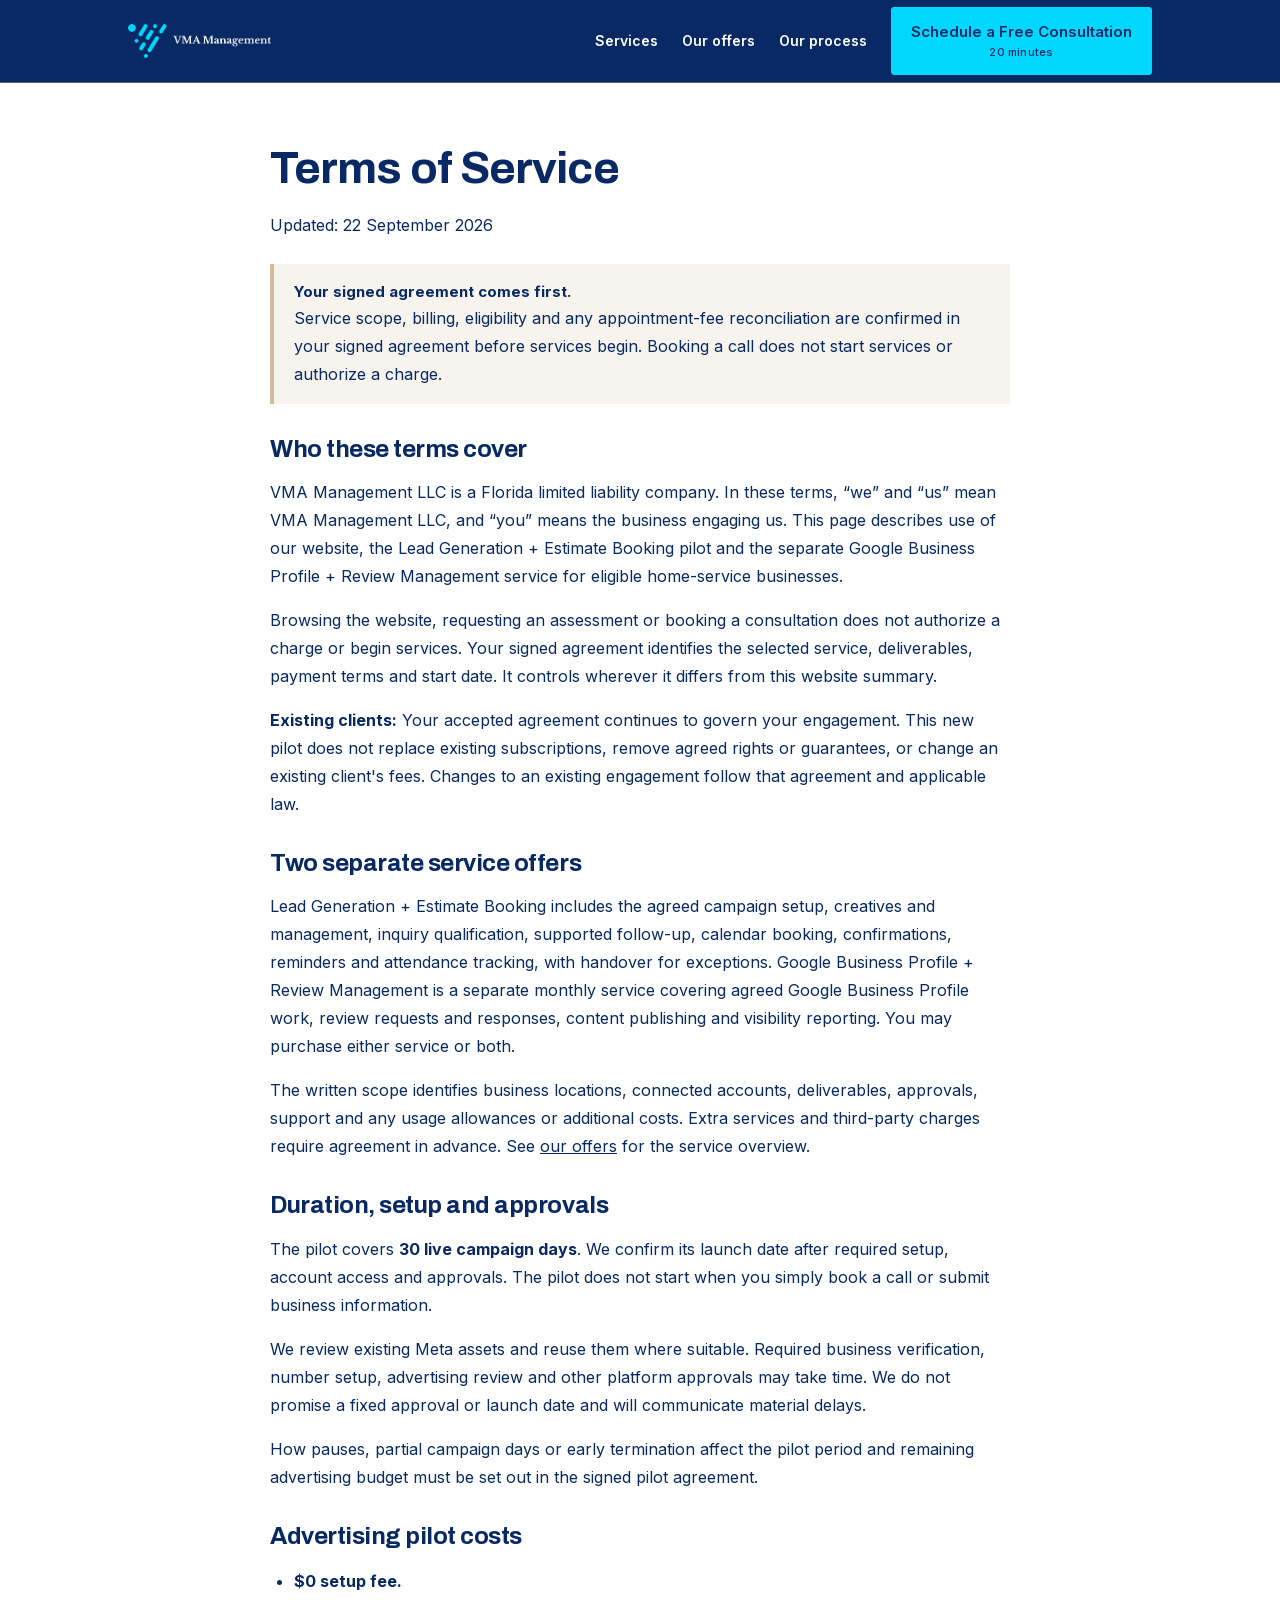
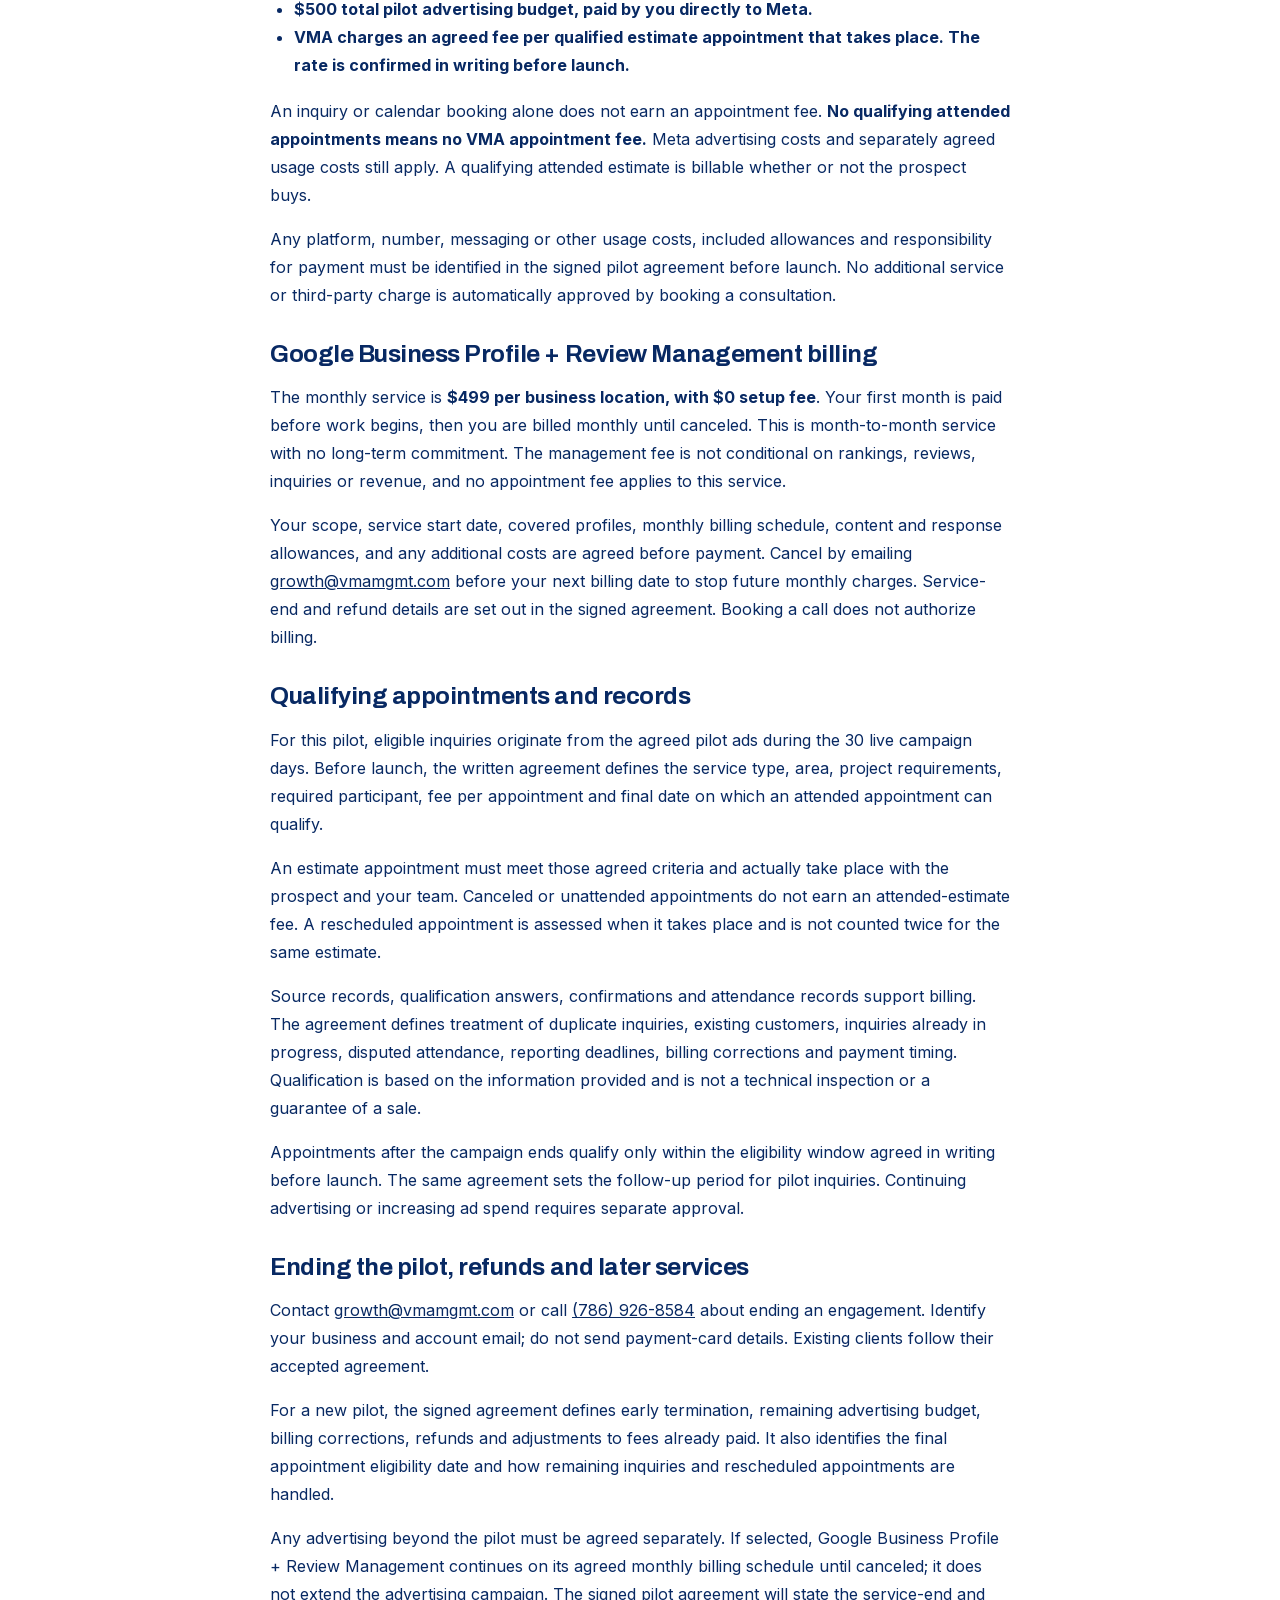
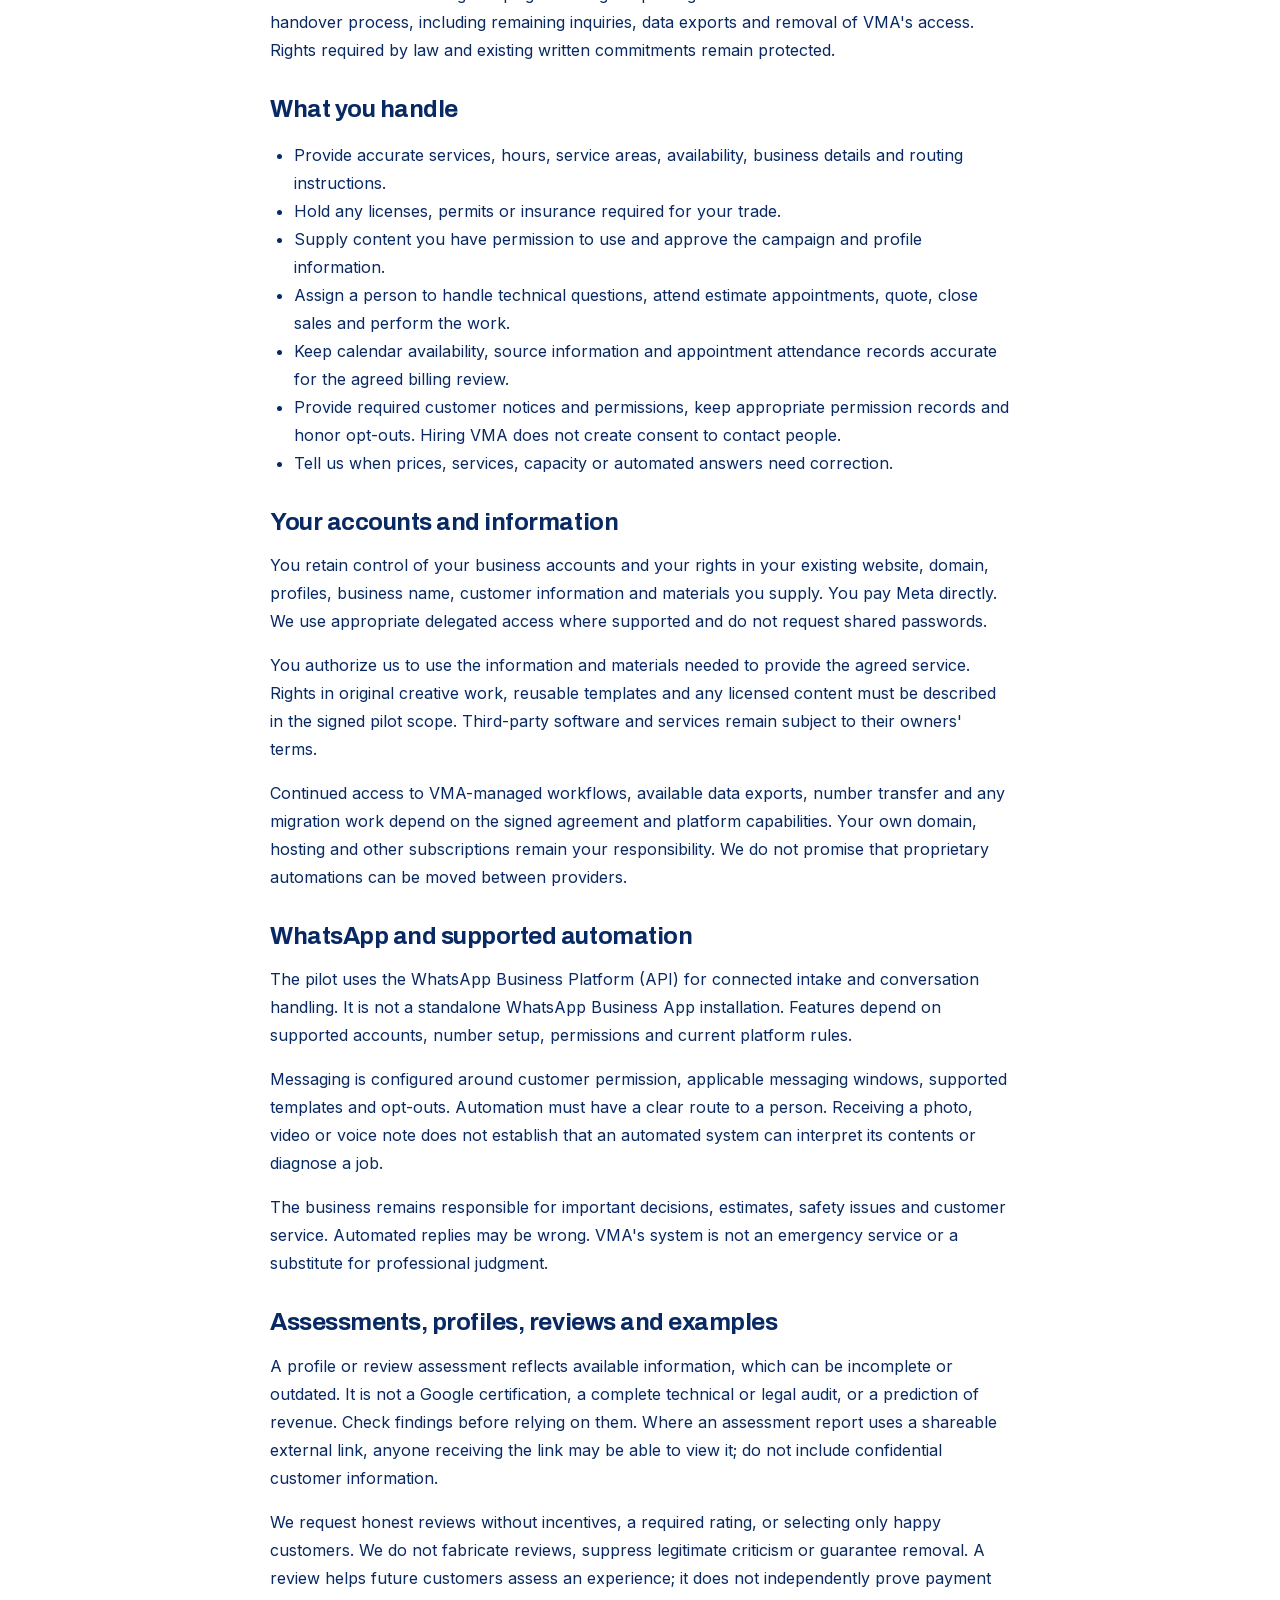
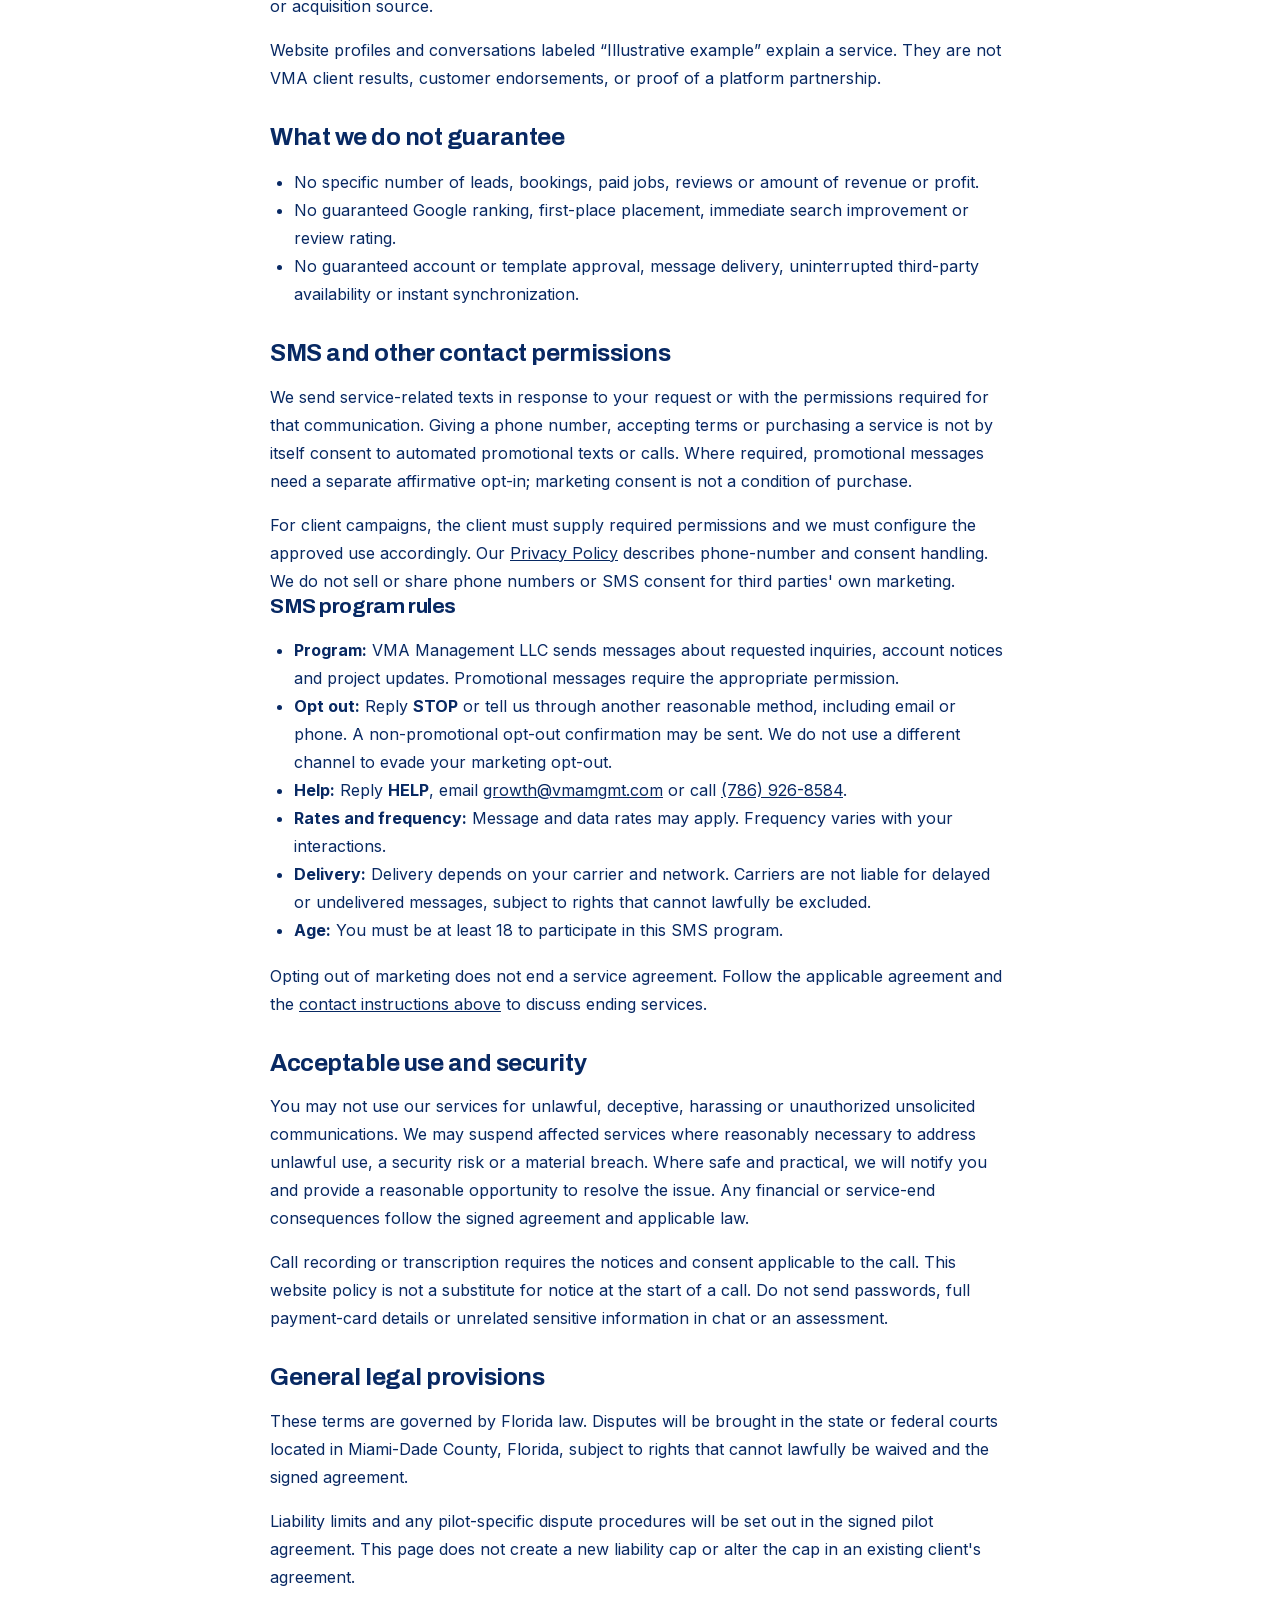
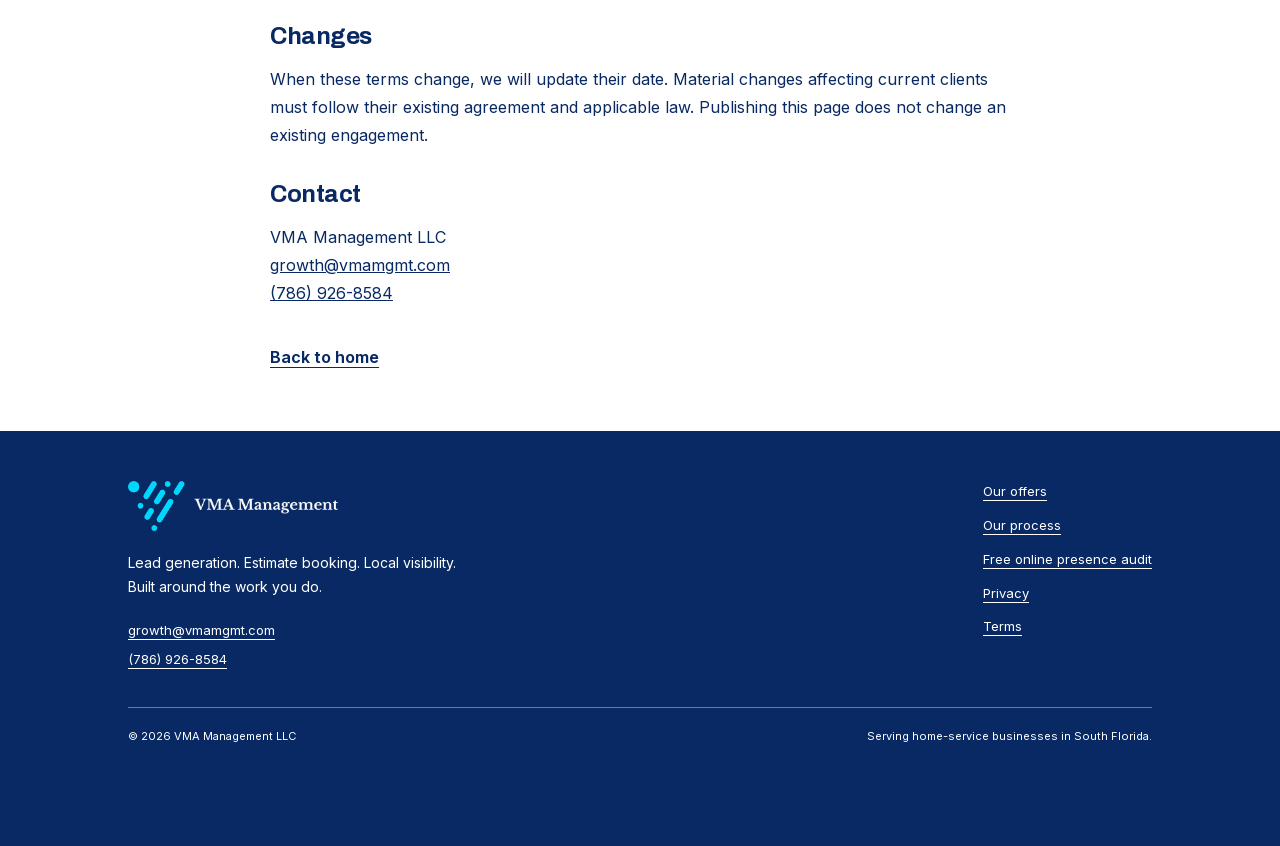
<file: terms.html>
<!doctype html><html lang="en"><head><meta charset="utf-8"><meta name="viewport" content="width=device-width, initial-scale=1"><title>Service Terms | VMA Management</title><meta name="description" content="Terms for VMA advertising and monthly local visibility services, including attended-estimate fees, appointment eligibility, monthly billing and account control."><link rel="canonical" href="https://vmamgmt.com/terms"><meta name="theme-color" content="#082963"><meta property="og:type" content="website"><meta property="og:site_name" content="VMA Management"><meta property="og:title" content="Service Terms | VMA Management"><meta property="og:description" content="Terms for VMA advertising and monthly local visibility services, including attended-estimate fees, appointment eligibility, monthly billing and account control."><meta property="og:url" content="https://vmamgmt.com/terms"><meta property="og:image" content="https://vmamgmt.com/assets/performance/downloaded/waiting-for-calls-hero.png"><meta property="og:image:alt" content="Start business conversations through WhatsApp"><meta name="twitter:card" content="summary_large_image"><meta name="twitter:title" content="Service Terms | VMA Management"><meta name="twitter:description" content="Terms for VMA advertising and monthly local visibility services, including attended-estimate fees, appointment eligibility, monthly billing and account control."><meta name="twitter:image" content="https://vmamgmt.com/assets/performance/downloaded/waiting-for-calls-hero.png"><link rel="icon" href="/favicon.ico" sizes="any"><link rel="apple-touch-icon" href="/apple-touch-icon.png"><link rel="manifest" href="/site.webmanifest"><link rel="preload" href="/fonts/inter-latin.woff2" as="font" type="font/woff2" crossorigin><link rel="preload" href="/fonts/archivo-latin.woff2" as="font" type="font/woff2" crossorigin><link rel="stylesheet" href="/styles.css?v=20260909-4"><link rel="stylesheet" href="/performance.css?v=20260918-1"><script type="application/ld+json">{"@context": "https://schema.org", "@type": "WebPage", "name": "Service Terms | VMA Management", "url": "https://vmamgmt.com/terms", "description": "Terms for VMA advertising and monthly local visibility services, including attended-estimate fees, appointment eligibility, monthly billing and account control.", "isPartOf": {"@type": "WebSite", "name": "VMA Management", "url": "https://vmamgmt.com/"}}</script></head><body class="performance"><a class="skip" href="#main">Skip to content</a><header class="hdr"><div class="wrap hdr__in"><a class="hdr__logo" href="/" aria-label="VMA Management home"><img src="/assets/vma-lockup-navy.webp" width="371" height="88" alt="VMA Management"></a><button class="menu-toggle" type="button" aria-expanded="false" aria-controls="site-nav" hidden>Menu</button><nav id="site-nav" class="site-nav" aria-label="Main navigation"><a href="/#services">Services</a><a href="/pricing">Our offers</a><a href="/our-process">Our process</a><a class="btn btn--cyan pilot-cta" href="https://api.leadconnectorhq.com/widget/booking/XB52SoDckvxj4txaWRTi" target="_blank" rel="noopener noreferrer">Schedule a Free Consultation<span class="cta-duration">20 minutes</span><span class="sr-only"> (opens in a new tab)</span></a></nav></div></header><main id="main"><article class="policy-body">
<h1>Terms of Service</h1>
<p class="updated">Updated: 22 September 2026</p>
<div class="note" role="note"><strong>Your signed agreement comes first.</strong><p>Service scope, billing, eligibility and any appointment-fee reconciliation are confirmed in your signed agreement before services begin. Booking a call does not start services or authorize a charge.</p></div>

<h2>Who these terms cover</h2>
<p>VMA Management LLC is a Florida limited liability company. In these terms, “we” and “us” mean VMA Management LLC, and “you” means the business engaging us. This page describes use of our website, the Lead Generation + Estimate Booking pilot and the separate Google Business Profile + Review Management service for eligible home-service businesses.</p>
<p>Browsing the website, requesting an assessment or booking a consultation does not authorize a charge or begin services. Your signed agreement identifies the selected service, deliverables, payment terms and start date. It controls wherever it differs from this website summary.</p>
<p><strong>Existing clients:</strong> Your accepted agreement continues to govern your engagement. This new pilot does not replace existing subscriptions, remove agreed rights or guarantees, or change an existing client's fees. Changes to an existing engagement follow that agreement and applicable law.</p>

<h2 id="scope">Two separate service offers</h2>
<p>Lead Generation + Estimate Booking includes the agreed campaign setup, creatives and management, inquiry qualification, supported follow-up, calendar booking, confirmations, reminders and attendance tracking, with handover for exceptions. Google Business Profile + Review Management is a separate monthly service covering agreed Google Business Profile work, review requests and responses, content publishing and visibility reporting. You may purchase either service or both.</p>
<p>The written scope identifies business locations, connected accounts, deliverables, approvals, support and any usage allowances or additional costs. Extra services and third-party charges require agreement in advance. See <a href="/pricing">our offers</a> for the service overview.</p>

<h2 id="setup">Duration, setup and approvals</h2>
<p>The pilot covers <strong>30 live campaign days</strong>. We confirm its launch date after required setup, account access and approvals. The pilot does not start when you simply book a call or submit business information.</p>
<p>We review existing Meta assets and reuse them where suitable. Required business verification, number setup, advertising review and other platform approvals may take time. We do not promise a fixed approval or launch date and will communicate material delays.</p>
<p>How pauses, partial campaign days or early termination affect the pilot period and remaining advertising budget must be set out in the signed pilot agreement.</p>

<h2 id="billing">Advertising pilot costs</h2>
<ul>
<li><strong>$0 setup fee.</strong></li>
<li><strong>$500 total pilot advertising budget, paid by you directly to Meta.</strong></li>
<li><strong>VMA charges an agreed fee per qualified estimate appointment that takes place. The rate is confirmed in writing before launch.</strong></li>
</ul>
<p>An inquiry or calendar booking alone does not earn an appointment fee. <strong>No qualifying attended appointments means no VMA appointment fee.</strong> Meta advertising costs and separately agreed usage costs still apply. A qualifying attended estimate is billable whether or not the prospect buys.</p>
<p>Any platform, number, messaging or other usage costs, included allowances and responsibility for payment must be identified in the signed pilot agreement before launch. No additional service or third-party charge is automatically approved by booking a consultation.</p>

<h2 id="monthly-management">Google Business Profile + Review Management billing</h2>
<p>The monthly service is <strong>$499 per business location, with $0 setup fee</strong>. Your first month is paid before work begins, then you are billed monthly until canceled. This is month-to-month service with no long-term commitment. The management fee is not conditional on rankings, reviews, inquiries or revenue, and no appointment fee applies to this service.</p>
<p>Your scope, service start date, covered profiles, monthly billing schedule, content and response allowances, and any additional costs are agreed before payment. Cancel by emailing <a href="mailto:growth@vmamgmt.com">growth@vmamgmt.com</a> before your next billing date to stop future monthly charges. Service-end and refund details are set out in the signed agreement. Booking a call does not authorize billing.</p>
<h2 id="qualifying-appointments">Qualifying appointments and records</h2>
<p>For this pilot, eligible inquiries originate from the agreed pilot ads during the 30 live campaign days. Before launch, the written agreement defines the service type, area, project requirements, required participant, fee per appointment and final date on which an attended appointment can qualify.</p>
<p>An estimate appointment must meet those agreed criteria and actually take place with the prospect and your team. Canceled or unattended appointments do not earn an attended-estimate fee. A rescheduled appointment is assessed when it takes place and is not counted twice for the same estimate.</p>
<p>Source records, qualification answers, confirmations and attendance records support billing. The agreement defines treatment of duplicate inquiries, existing customers, inquiries already in progress, disputed attendance, reporting deadlines, billing corrections and payment timing. Qualification is based on the information provided and is not a technical inspection or a guarantee of a sale.</p>
<p>Appointments after the campaign ends qualify only within the eligibility window agreed in writing before launch. The same agreement sets the follow-up period for pilot inquiries. Continuing advertising or increasing ad spend requires separate approval.</p>

<h2 id="cancellation">Ending the pilot, refunds and later services</h2>
<p>Contact <a href="mailto:growth@vmamgmt.com">growth@vmamgmt.com</a> or call <a href="tel:+17869268584">(786) 926-8584</a> about ending an engagement. Identify your business and account email; do not send payment-card details. Existing clients follow their accepted agreement.</p>
<p>For a new pilot, the signed agreement defines early termination, remaining advertising budget, billing corrections, refunds and adjustments to fees already paid. It also identifies the final appointment eligibility date and how remaining inquiries and rescheduled appointments are handled.</p>
<p>Any advertising beyond the pilot must be agreed separately. If selected, Google Business Profile + Review Management continues on its agreed monthly billing schedule until canceled; it does not extend the advertising campaign. The signed pilot agreement will state the service-end and handover process, including remaining inquiries, data exports and removal of VMA's access. Rights required by law and existing written commitments remain protected.</p>

<h2>What you handle</h2>
<ul>
<li>Provide accurate services, hours, service areas, availability, business details and routing instructions.</li>
<li>Hold any licenses, permits or insurance required for your trade.</li>
<li>Supply content you have permission to use and approve the campaign and profile information.</li>
<li>Assign a person to handle technical questions, attend estimate appointments, quote, close sales and perform the work.</li>
<li>Keep calendar availability, source information and appointment attendance records accurate for the agreed billing review.</li>
<li>Provide required customer notices and permissions, keep appropriate permission records and honor opt-outs. Hiring VMA does not create consent to contact people.</li>
<li>Tell us when prices, services, capacity or automated answers need correction.</li>
</ul>

<h2 id="ownership">Your accounts and information</h2>
<p>You retain control of your business accounts and your rights in your existing website, domain, profiles, business name, customer information and materials you supply. You pay Meta directly. We use appropriate delegated access where supported and do not request shared passwords.</p>
<p>You authorize us to use the information and materials needed to provide the agreed service. Rights in original creative work, reusable templates and any licensed content must be described in the signed pilot scope. Third-party software and services remain subject to their owners' terms.</p>
<p>Continued access to VMA-managed workflows, available data exports, number transfer and any migration work depend on the signed agreement and platform capabilities. Your own domain, hosting and other subscriptions remain your responsibility. We do not promise that proprietary automations can be moved between providers.</p>

<h2>WhatsApp and supported automation</h2>
<p>The pilot uses the WhatsApp Business Platform (API) for connected intake and conversation handling. It is not a standalone WhatsApp Business App installation. Features depend on supported accounts, number setup, permissions and current platform rules.</p>
<p>Messaging is configured around customer permission, applicable messaging windows, supported templates and opt-outs. Automation must have a clear route to a person. Receiving a photo, video or voice note does not establish that an automated system can interpret its contents or diagnose a job.</p>
<p>The business remains responsible for important decisions, estimates, safety issues and customer service. Automated replies may be wrong. VMA's system is not an emergency service or a substitute for professional judgment.</p>

<h2>Assessments, profiles, reviews and examples</h2>
<p>A profile or review assessment reflects available information, which can be incomplete or outdated. It is not a Google certification, a complete technical or legal audit, or a prediction of revenue. Check findings before relying on them. Where an assessment report uses a shareable external link, anyone receiving the link may be able to view it; do not include confidential customer information.</p>
<p>We request honest reviews without incentives, a required rating, or selecting only happy customers. We do not fabricate reviews, suppress legitimate criticism or guarantee removal. A review helps future customers assess an experience; it does not independently prove payment or acquisition source.</p>
<p>Website profiles and conversations labeled “Illustrative example” explain a service. They are not VMA client results, customer endorsements, or proof of a platform partnership.</p>

<h2>What we do not guarantee</h2>
<ul>
<li>No specific number of leads, bookings, paid jobs, reviews or amount of revenue or profit.</li>
<li>No guaranteed Google ranking, first-place placement, immediate search improvement or review rating.</li>
<li>No guaranteed account or template approval, message delivery, uninterrupted third-party availability or instant synchronization.</li>
</ul>

<h2>SMS and other contact permissions</h2>
<p>We send service-related texts in response to your request or with the permissions required for that communication. Giving a phone number, accepting terms or purchasing a service is not by itself consent to automated promotional texts or calls. Where required, promotional messages need a separate affirmative opt-in; marketing consent is not a condition of purchase.</p>
<p>For client campaigns, the client must supply required permissions and we must configure the approved use accordingly. Our <a href="/privacy">Privacy Policy</a> describes phone-number and consent handling. We do not sell or share phone numbers or SMS consent for third parties' own marketing.</p>
<h3>SMS program rules</h3>
<ul>
<li><strong>Program:</strong> VMA Management LLC sends messages about requested inquiries, account notices and project updates. Promotional messages require the appropriate permission.</li>
<li><strong>Opt out:</strong> Reply <strong>STOP</strong> or tell us through another reasonable method, including email or phone. A non-promotional opt-out confirmation may be sent. We do not use a different channel to evade your marketing opt-out.</li>
<li><strong>Help:</strong> Reply <strong>HELP</strong>, email <a href="mailto:growth@vmamgmt.com">growth@vmamgmt.com</a> or call <a href="tel:+17869268584">(786) 926-8584</a>.</li>
<li><strong>Rates and frequency:</strong> Message and data rates may apply. Frequency varies with your interactions.</li>
<li><strong>Delivery:</strong> Delivery depends on your carrier and network. Carriers are not liable for delayed or undelivered messages, subject to rights that cannot lawfully be excluded.</li>
<li><strong>Age:</strong> You must be at least 18 to participate in this SMS program.</li>
</ul>
<p>Opting out of marketing does not end a service agreement. Follow the applicable agreement and the <a href="#cancellation">contact instructions above</a> to discuss ending services.</p>

<h2>Acceptable use and security</h2>
<p>You may not use our services for unlawful, deceptive, harassing or unauthorized unsolicited communications. We may suspend affected services where reasonably necessary to address unlawful use, a security risk or a material breach. Where safe and practical, we will notify you and provide a reasonable opportunity to resolve the issue. Any financial or service-end consequences follow the signed agreement and applicable law.</p>
<p>Call recording or transcription requires the notices and consent applicable to the call. This website policy is not a substitute for notice at the start of a call. Do not send passwords, full payment-card details or unrelated sensitive information in chat or an assessment.</p>

<h2>General legal provisions</h2>
<p>These terms are governed by Florida law. Disputes will be brought in the state or federal courts located in Miami-Dade County, Florida, subject to rights that cannot lawfully be waived and the signed agreement.</p>
<p>Liability limits and any pilot-specific dispute procedures will be set out in the signed pilot agreement. This page does not create a new liability cap or alter the cap in an existing client's agreement.</p>
<h2>Changes</h2>
<p>When these terms change, we will update their date. Material changes affecting current clients must follow their existing agreement and applicable law. Publishing this page does not change an existing engagement.</p>

<h2>Contact</h2>
<p>VMA Management LLC<br><a href="mailto:growth@vmamgmt.com">growth@vmamgmt.com</a><br><a href="tel:+17869268584">(786) 926-8584</a></p>
<p><a class="text-link" href="/">Back to home</a></p>
</article></main><footer class="p-footer"><div class="wrap"><div class="footer-top"><div><img src="/assets/vma-lockup-light.webp" width="371" height="88" alt="VMA Management"><p>Lead generation. Estimate booking. Local visibility.<br>Built around the work you do.</p><a href="mailto:growth@vmamgmt.com">growth@vmamgmt.com</a><br><a href="tel:+17869268584">(786) 926-8584</a></div><nav aria-label="Footer"><a href="/pricing">Our offers</a><a href="/our-process">Our process</a><a href="/audit/">Free online presence audit</a><a href="/privacy">Privacy</a><a href="/terms">Terms</a></nav></div><div class="footer-bottom"><p>© <span data-year>2026</span> VMA Management LLC</p><p>Serving home-service businesses in South Florida.</p></div></div></footer><script src="/main.js?v=20260820-1" defer></script><script src="/performance.js?v=20260922-2" defer></script></body></html>
</file>
<file: styles.css>
/* ==========================================================================
   VMA Management LLC — styles.css
   Mobile-first, written at 375px and scaled up.
   Six brand tokens plus device-only neutral tokens for the phone frame.
   ========================================================================== */

/* ---------- Fonts (self-hosted, latin subset, variable woff2) ------------- */
@font-face {
  font-family: 'Archivo';
  src: url('fonts/archivo-latin.woff2') format('woff2');
  font-weight: 100 900;
  font-style: normal;
  font-display: swap;
}
@font-face {
  font-family: 'Inter';
  src: url('fonts/inter-latin.woff2') format('woff2');
  font-weight: 100 900;
  font-style: normal;
  font-display: swap;
}
@font-face {
  font-family: 'JetBrains Mono';
  src: url('fonts/jetbrains-mono-latin.woff2') format('woff2');
  font-weight: 100 800;
  font-style: normal;
  font-display: swap;
}

/* ---------- Tokens -------------------------------------------------------- */
:root {
  --navy:  #082963;
  --cyan:  #00D7FF;
  --white: #FFFFFF;
  --paper: #F7F3ED;
  --tan:   #D6B998;
  --rule:  #D7DEE8;
  --muted: #55637A;
  --device-black: #02050B;
  --device-metal: #8791A0;
  --device-edge: #C7CED8;

  --display: 'Archivo', system-ui, -apple-system, 'Segoe UI', sans-serif;
  --body:    'Inter', system-ui, -apple-system, 'Segoe UI', sans-serif;
  --mono:    'JetBrains Mono', ui-monospace, 'SF Mono', Menlo, monospace;

  --wrap: 1120px;
  --col:  680px;
  --r:    4px;
}

/* ---------- Reset --------------------------------------------------------- */
*, *::before, *::after { box-sizing: border-box; }
html { -webkit-text-size-adjust: 100%; scroll-behavior: smooth; scroll-padding-top: 120px; }
body {
  margin: 0;
  background: var(--white);
  color: var(--navy);
  font-family: var(--body);
  font-size: 17px;
  line-height: 1.6;
  -webkit-font-smoothing: antialiased;
  overflow-x: hidden;
}
img { max-width: 100%; height: auto; display: block; }
a { color: inherit; }
h1, h2, h3 { font-family: var(--display); margin: 0; letter-spacing: -0.02em; line-height: 1.1; }
p, ul, ol { margin: 0; }
ul, ol { padding: 0; list-style: none; }

/* ---------- Focus --------------------------------------------------------- */
:focus-visible { outline: 3px solid var(--navy); outline-offset: 3px; border-radius: 2px; }
.hdr :focus-visible,
.ftr :focus-visible,
.sec--navy :focus-visible { outline-color: var(--white); }

.skip {
  position: absolute; left: -9999px; top: 0; z-index: 100;
  background: var(--white); color: var(--navy);
  padding: 14px 20px; font-weight: 600; text-decoration: none;
}
.skip:focus { left: 0; }

/* ---------- Layout -------------------------------------------------------- */
.wrap { width: 100%; max-width: var(--wrap); margin: 0 auto; padding: 0 20px; }
.col  { max-width: var(--col); }

.sec { padding: 44px 0; }
.sec--paper { background: var(--paper); }
.sec--navy  { background: var(--navy); color: var(--white); }
.sec--rule  { border-top: 1px solid var(--rule); }

.sec h2 { font-size: clamp(26px, 6.4vw, 34px); font-weight: 700; margin-bottom: 20px; }
.eyebrow {
  margin-bottom: 12px;
  font-family: var(--mono); font-size: 12px; font-weight: 700;
  line-height: 1.35; letter-spacing: .09em; text-transform: uppercase;
  color: var(--muted);
}
.sec--navy .eyebrow { color: var(--white); }

/* ---------- Buttons ------------------------------------------------------- */
.btn {
  display: inline-flex; align-items: center; justify-content: center;
  min-height: 56px; padding: 14px 26px;
  border: 0; border-radius: var(--r);
  font-family: var(--body); font-size: 17px; font-weight: 600; line-height: 1.25;
  text-align: center; text-decoration: none; cursor: pointer;
  transition: background .2s ease, box-shadow .2s ease;
}
.btn--cyan {
  background: var(--cyan); color: var(--navy);
  box-shadow: inset 0 0 0 1px var(--cyan);
}
.btn--cyan:hover { background: var(--white); box-shadow: inset 0 0 0 2px var(--navy); }
.sec--navy .btn--cyan:hover,
.hdr .btn--cyan:hover { box-shadow: inset 0 0 0 2px var(--white); }
.btn--wide { width: 100%; }

/* ==========================================================================
   1. HEADER
   ========================================================================== */
.hdr {
  position: sticky; top: 0; z-index: 50;
  background: var(--navy);
  border-bottom: 1px solid var(--muted);
}
.hdr__in {
  min-height: 68px;
  display: flex; align-items: center;
  gap: 12px; padding-top: 8px; padding-bottom: 8px;
}
.hdr__logo { display: flex; align-items: center; min-height: 44px; margin-right: auto; line-height: 0; }
.hdr__logo img { height: 25px; width: auto; }

.hdr__tel {
  display: none; align-items: center; gap: 7px;
  color: var(--white); font-size: 15px; font-weight: 600;
  text-decoration: none; white-space: nowrap;
  min-height: 42px; padding: 0 2px;
}
.hdr__tel-icon { flex: none; }
.hdr__pricing { color: var(--white); font-size: 14px; font-weight: 600; text-decoration: none; min-height: 44px; display: inline-flex; align-items: center; }
.hdr__pricing:hover, .hdr__pricing[aria-current="page"] { text-decoration: underline; text-underline-offset: 5px; }
.ftr__links { flex-wrap: wrap; }
@media (max-width: 599px) {
  .hdr__in:has(.hdr__pricing) { flex-wrap: wrap; gap: 6px 16px; }
  .hdr__in:has(.hdr__pricing) .hdr__btn { width: 100%; min-height: 44px; }
}
.hdr__tel:hover span { text-decoration: underline; }

.hdr__btn {
  flex: none; min-height: 44px;
  padding: 10px 12px; font-size: 13px;
  white-space: nowrap;
}

/* ==========================================================================
   2. HERO
   ========================================================================== */
.hero { padding: 34px 0 48px; overflow: hidden; }
.hero__h1 {
  font-size: clamp(38px, 10.4vw, 64px);
  font-weight: 800; line-height: 1.02; letter-spacing: -0.03em;
  max-width: none;
}
.hero__h1 span { display: block; white-space: nowrap; }
.hero__sub {
  margin-top: 18px; max-width: var(--col);
  font-size: 18px; line-height: 1.55;
}
.hero__actions { margin-top: 26px; }
.hero__call {
  min-height: 44px; margin-top: 10px;
  display: inline-flex; align-items: center;
  color: var(--navy); font-size: 15px; font-weight: 600;
  text-underline-offset: 3px;
}
.hero__terms {
  margin-top: 14px; max-width: 44ch;
  color: var(--muted); font-size: 14px; line-height: 1.5;
}
.demo__terms {
  width: min(310px, calc(100vw - 92px));
  margin: 16px auto 0;
  text-align: center;
}

/* ---------- Signature element: Phone Demo Frame & Micro-Interactions ----- */
.hero__demo { margin-top: 42px; }
.outcome-demo {
  width: 100%;
  max-width: 560px;
}
.outcome-demo__tabs {
  display: grid;
  grid-template-columns: repeat(3, minmax(0, 1fr));
  gap: 7px;
  margin-bottom: 10px;
}
.outcome-demo__tab {
  min-width: 0;
  min-height: 48px;
  padding: 9px 6px;
  border: 1px solid var(--rule);
  border-radius: var(--r);
  background: var(--white);
  color: var(--muted);
  font: 700 12px/1.2 var(--display);
  cursor: pointer;
  transition: color .2s ease, background .2s ease, border-color .2s ease, transform .2s ease;
}
.outcome-demo__tab:hover {
  color: var(--navy);
  border-color: var(--navy);
  transform: translateY(-1px);
}
.outcome-demo__tab.is-active {
  color: var(--white);
  background: var(--navy);
  border-color: var(--navy);
  box-shadow: 0 8px 20px rgba(8, 41, 99, .16);
}
.outcome-demo__stage {
  position: relative;
  padding: 14px;
  overflow: hidden;
  border: 1px solid var(--rule);
  border-radius: 18px;
  background:
    radial-gradient(circle at 100% 0, rgba(0, 215, 255, .16), transparent 36%),
    var(--paper);
  box-shadow: 0 24px 52px rgba(8, 41, 99, .16);
}
.outcome-demo__panel[hidden] { display: none; }
.outcome-demo__panel {
  display: grid;
  gap: 10px;
}
.outcome-demo__media {
  position: relative;
  margin: 0;
  overflow: hidden;
  border: 1px solid rgba(8, 41, 99, .16);
  border-radius: 14px;
  background: var(--navy);
  isolation: isolate;
}
.outcome-demo__image {
  width: 100%;
  aspect-ratio: 3 / 2;
  object-fit: cover;
}
.outcome-demo__overlay {
  position: absolute;
  z-index: 2;
  left: 10px;
  right: 10px;
  bottom: 10px;
  display: grid;
  gap: 2px;
  padding: 9px 11px;
  border-left: 4px solid var(--cyan);
  border-radius: 6px;
  background: rgba(255, 255, 255, .94);
  color: var(--navy);
  box-shadow: 0 10px 30px rgba(2, 5, 11, .18);
  backdrop-filter: blur(8px);
}
.outcome-demo__overlay b {
  font-family: var(--display);
  font-size: 13px;
  line-height: 1.25;
}
.outcome-demo__overlay span {
  overflow-wrap: anywhere;
  font-size: 10px;
  line-height: 1.35;
}
.outcome-demo__terms {
  max-width: none;
  margin-top: 16px;
  text-align: center;
}
.outcome-demo.is-ready [data-step] {
  opacity: 0;
  transform: translateY(8px) scale(.99);
  transition: opacity .32s ease, transform .32s ease;
}
.outcome-demo.is-ready [data-step].is-visible {
  opacity: 1;
  transform: none;
}
.outcome-demo__panel.is-active .outcome-demo__media {
  animation: outcome-pop .35s ease both;
}
@keyframes outcome-pop {
  from { opacity: .72; transform: scale(.985); }
  to { opacity: 1; transform: scale(1); }
}
@media (prefers-reduced-motion: reduce) {
  .outcome-demo__tab { transition: none; }
  .outcome-demo__panel.is-active .outcome-demo__media { animation: none; }
  .outcome-demo.is-ready [data-step] { opacity: 1; transform: none; transition: none; }
}
.demo {
  width: 100%;
  max-width: 500px;
}
.demo__layout { display: grid; gap: 48px; }
.demo__tabs {
  display: grid; grid-template-columns: repeat(3, 1fr);
  gap: 6px;
}
.demo__tab {
  min-height: 46px; padding: 7px 5px;
  border: 1px solid var(--rule); border-radius: var(--r);
  background: var(--white); color: var(--muted);
  font: 600 12px/1.2 var(--body);
  cursor: pointer;
  transition: all .2s ease;
}
.demo__tab:hover { border-color: var(--navy); color: var(--navy); }
.demo__tab.is-active {
  background: var(--navy); border-color: var(--navy); color: var(--white);
  box-shadow: 0 2px 8px rgba(8, 41, 99, .15);
}

.phone__stage {
  --tilt-x: 0deg;
  --tilt-y: 0deg;
  --depth-lift: 0px;
  position: relative;
  display: grid; place-items: start center;
  padding: 0 24px 22px;
  perspective: 1200px;
  isolation: isolate;
}
.phone {
  position: relative; z-index: 2;
  width: min(310px, calc(100vw - 92px));
  margin: 0;
  transform-style: preserve-3d;
  transform-origin: center 45%;
}

/* Hardware Bezel Polish */
.phone__shell {
  position: relative;
  width: 100%; aspect-ratio: 9 / 19.5;
  padding: 8px;
  border: 1px solid var(--navy);
  border-radius: 50px;
  background: linear-gradient(145deg, #DFE5ED 0%, var(--device-metal) 30%, var(--navy) 70%, #9EB0C7 100%);
  box-shadow:
    inset 0 0 0 1px rgba(255, 255, 255, .8),
    inset -3px 0 6px rgba(8, 41, 99, .4),
    0 24px 48px rgba(8, 41, 99, .22),
    0 6px 12px rgba(8, 41, 99, .12);
}
.phone__screen {
  position: relative;
  width: 100%; height: 100%;
  overflow: hidden;
  border: 2px solid var(--device-black);
  border-radius: 42px;
  background: var(--white);
}
.phone__screen::after {
  content: "";
  position: absolute; z-index: 5; inset: 0;
  border-radius: inherit;
  pointer-events: none;
  background: linear-gradient(115deg, rgba(255,255,255,.28) 0%, rgba(255,255,255,0) 25%, rgba(255,255,255,0) 75%, rgba(255,255,255,.12) 100%);
}
.phone__status {
  position: relative; z-index: 3;
  min-height: 46px; padding: 12px 16px 6px;
  display: flex; align-items: center; justify-content: space-between;
  font: 700 10px/1 var(--body); color: var(--navy);
}
.phone__time { min-width: 35px; }
.phone__island {
  position: absolute; left: 50%; top: 7px;
  width: 82px; height: 24px;
  border-radius: 18px;
  background: var(--device-black);
  transform: translateX(-50%);
  display: flex; align-items: center; justify-content: flex-end; padding-right: 8px;
  box-shadow: inset 0 -1px 0 rgba(255,255,255,.1);
}
.phone__camera {
  width: 8px; height: 8px; border-radius: 50%;
  background: #111B2B; border: 1px solid #1D2C42;
}
.phone__status-icons {
  display: inline-flex; align-items: center; justify-content: flex-end; gap: 3px;
}
.phone__status-icons img { display: block; width: auto; object-fit: contain; }

.phone__conversation {
  position: relative; z-index: 2;
  padding: 0 12px 38px;
  min-height: 310px;
}
.phone__scenario[hidden] { display: none; }
.phone__title {
  min-height: 58px; margin: 0 -12px 16px; padding: 8px 12px 12px;
  display: flex; flex-direction: column; align-items: center; justify-content: center;
  border-bottom: 1px solid var(--rule);
  text-align: center;
}
.phone__title span { font: 700 14px/1.2 var(--display); }
.phone__title small { margin-top: 2px; color: var(--muted); font-size: 11px; }

.phone__event {
  display: flex; align-items: center; justify-content: space-between; gap: 12px;
  margin-bottom: 14px; padding: 9px 11px;
  border: 1px solid var(--rule); border-radius: var(--r);
  background: var(--paper); color: var(--muted);
  font: 12px/1.3 var(--body);
}
.phone__event b { color: var(--navy); font-weight: 700; }
.phone__event time { font-family: var(--mono); font-size: 10px; }

/* Typing indicator micro-interaction */
.phone__typing {
  display: inline-flex; align-items: center; gap: 4px;
  margin-left: auto; margin-bottom: 12px; padding: 10px 14px;
  background: var(--paper); border: 1px solid var(--rule);
  border-radius: 16px; border-bottom-right-radius: 4px;
  width: fit-content;
}
.phone__typing[hidden] { display: none !important; }
.phone__typing-dot {
  width: 6px; height: 6px; border-radius: 50%;
  background: var(--navy); opacity: .4;
  animation: typingPulse 1.2s infinite ease-in-out;
}
.phone__typing-dot:nth-child(2) { animation-delay: .2s; }
.phone__typing-dot:nth-child(3) { animation-delay: .4s; }

@keyframes typingPulse {
  0%, 100% { opacity: .3; transform: scale(.8); }
  50% { opacity: 1; transform: scale(1.15); }
}

.phone__message {
  width: fit-content; max-width: 88%;
  margin-bottom: 13px; padding: 11px 12px;
  border-radius: 16px;
  font-size: 13px; line-height: 1.38; font-weight: 500;
}
.phone__message--sent {
  margin-left: auto;
  background: var(--cyan); color: var(--navy);
  border-bottom-right-radius: 4px;
}
.phone__message--received {
  background: var(--paper); color: var(--navy);
  border: 1px solid var(--rule);
  border-bottom-left-radius: 4px;
}
.phone__result {
  margin-top: 16px; padding-top: 12px;
  border-top: 1px solid var(--rule);
  color: var(--navy); font: 700 10px/1.4 var(--mono);
  letter-spacing: .02em; text-align: center;
}
.phone__home {
  position: absolute; z-index: 6; bottom: 8px; left: 50%;
  width: 90px; height: 4px;
  border-radius: 4px;
  background: var(--device-black);
  transform: translateX(-50%);
}
.phone__button {
  position: absolute; z-index: 1;
  width: 4px;
  border: 1px solid var(--navy);
  background: linear-gradient(90deg, var(--navy), var(--device-edge));
  box-shadow: inset 1px 0 0 var(--white);
}
.phone__button--action { top: 98px; left: -4px; height: 28px; border-radius: 3px 0 0 3px; }
.phone__button--volume-up { top: 145px; left: -4px; height: 52px; border-radius: 3px 0 0 3px; }
.phone__button--volume-down { top: 209px; left: -4px; height: 52px; border-radius: 3px 0 0 3px; }
.phone__button--power { top: 158px; right: -4px; height: 80px; border-radius: 0 3px 3px 0; background: linear-gradient(90deg, var(--device-edge), var(--navy)); }

.phone__stage.depth-enabled .phone {
  opacity: 1;
  transform: translate3d(0, var(--depth-lift), 40px) rotateX(var(--tilt-x)) rotateY(var(--tilt-y));
  transition: transform .45s ease-out, opacity .45s ease-out;
  will-change: transform;
}
.phone__stage.depth-enabled:not(.is-depth-visible) .phone {
  opacity: 0;
  transform: translate3d(0, 18px, 40px) scale(.985) rotateY(-3deg);
}
.phone__stage.depth-enabled.is-interacting .phone {
  transition-duration: .12s;
}

.demo.demo-ready [data-step] {
  opacity: 0; transform: translateY(8px);
}
.demo.demo-ready [data-step].is-visible {
  opacity: 1; transform: none;
  transition: opacity .35s ease-out, transform .35s ease-out;
}

@media (prefers-reduced-motion: reduce) {
  html { scroll-behavior: auto; }
  *, *::before, *::after { animation-duration: .01ms !important; transition-duration: .01ms !important; }
  .demo.demo-ready [data-step] { opacity: 1; transform: none; transition: none; }
  .phone__typing-dot { animation: none; opacity: .8; }
  .phone__stage.depth-enabled .phone,
  .phone__stage.depth-enabled:not(.is-depth-visible) .phone { opacity: 1; transform: none; transition: none; }
}

@supports not (transform-style: preserve-3d) {
  .phone__stage .phone { transform: none !important; }
}

/* ==========================================================================
   3. THE PROBLEM — Non-stock typographic breakdown & arithmetic card
   ========================================================================== */
.problem-section { padding: 56px 0; }
.problem__intro h2 { max-width: 24ch; }

.problem__breakdown {
  margin-top: 36px;
  display: grid;
  gap: 32px;
}
.problem__chain {
  display: grid;
  gap: 16px;
}
.problem__step {
  display: flex;
  gap: 16px;
  padding: 20px;
  background: var(--white);
  border: 1px solid var(--rule);
  border-radius: var(--r);
  border-left: 4px solid var(--navy);
}
.problem__step-num {
  font-family: var(--mono);
  font-size: 14px;
  font-weight: 800;
  color: var(--navy);
  line-height: 1.2;
}
.problem__step-body b {
  display: block;
  font-family: var(--display);
  font-size: 17px;
  margin-bottom: 4px;
}
.problem__step-body p {
  color: var(--muted);
  font-size: 15px;
  line-height: 1.45;
}

/* Financial Math Card */
.problem__math-card {
  padding: 28px 24px;
  background: var(--navy);
  color: var(--white);
  border-radius: var(--r);
  border: 1px solid var(--navy);
  box-shadow: 0 12px 28px rgba(8, 41, 99, .15);
}
.problem__math-header h3 {
  font-size: 20px;
  margin-top: 8px;
  font-weight: 700;
}
.problem__math-badge {
  display: inline-block;
  padding: 4px 10px;
  background: var(--cyan);
  color: var(--navy);
  font: 800 11px/1 var(--mono);
  text-transform: uppercase;
  letter-spacing: .06em;
  border-radius: 2px;
}
.problem__math-grid {
  display: flex;
  flex-direction: column;
  align-items: center;
  gap: 16px;
  margin: 24px 0;
  padding: 24px 16px;
  background: rgba(255, 255, 255, .06);
  border: 1px solid rgba(255, 255, 255, .15);
  border-radius: var(--r);
  text-align: center;
}
.problem__math-item { display: flex; flex-direction: column; align-items: center; width: 100%; }
.problem__math-val {
  font-family: var(--display);
  font-size: clamp(22px, 5vw, 32px);
  font-weight: 800;
  color: var(--tan);
  line-height: 1;
}
.problem__math-lbl {
  margin-top: 6px;
  font-size: 11px;
  font-weight: 600;
  color: rgba(255, 255, 255, .8);
  text-transform: uppercase;
  letter-spacing: .02em;
}
.problem__math-op {
  font-family: var(--display);
  font-size: 20px;
  font-weight: 700;
  color: rgba(255, 255, 255, .5);
  transform: rotate(90deg);
  margin: 8px 0;
}
.problem__math-item--total .problem__math-val { color: var(--white); }
.problem__math-note {
  font-size: 14px;
  line-height: 1.5;
  color: rgba(255, 255, 255, .85);
  border-top: 1px solid rgba(255, 255, 255, .15);
  padding-top: 16px;
  margin-top: 16px;
}

/* ==========================================================================
   4–8. CONVERSION SECTIONS
   ========================================================================== */
.section-intro { max-width: 760px; }
.section-intro h2 {
  max-width: 26ch;
  margin-bottom: 20px;
  font-size: clamp(28px, 7vw, 40px);
}
.section-intro > p:not(.eyebrow) {
  max-width: 64ch;
  color: var(--muted);
  font-size: 17px;
  line-height: 1.65;
}
.sec--navy .section-intro > p:not(.eyebrow) { color: var(--white); }

.eyebrow--content {
  display: flex;
  align-items: center;
  gap: 10px;
  color: var(--navy);
}
.eyebrow--content::before {
  content: "";
  width: 28px;
  height: 2px;
  flex: none;
  background: var(--cyan);
}
.sec--navy .eyebrow--content { color: var(--cyan); }

.journey__steps {
  display: grid;
  margin-top: 36px;
  border-top: 1px solid var(--rule);
}
.journey__steps li {
  padding: 24px 0;
  border-bottom: 1px solid var(--rule);
}
.journey__num {
  display: block;
  margin-bottom: 18px;
  font-family: var(--display);
  font-size: 14px;
  font-weight: 800;
  letter-spacing: .08em;
}
.journey__steps h3 { font-size: 21px; font-weight: 700; }
.journey__steps p {
  margin-top: 9px;
  max-width: 42ch;
  color: var(--muted);
  font-size: 16px;
}

.included__list {
  margin-top: 36px;
  border-top: 1px solid rgba(255, 255, 255, .3);
}
.included__list li {
  padding: 24px 0;
  border-bottom: 1px solid rgba(255, 255, 255, .3);
}
.included__list h3 { font-size: 21px; font-weight: 700; }
.included__list p {
  margin-top: 9px;
  max-width: 58ch;
  font-size: 16px;
  line-height: 1.6;
}

/* Trades We Serve — static grid, no interaction */
.trades__grid {
  margin-top: 36px;
  display: grid;
  grid-template-columns: repeat(2, 1fr);
  gap: 12px;
}
.trades__tile {
  display: flex;
  flex-direction: column;
  background: var(--white);
  border: 1px solid var(--rule);
  border-radius: var(--r);
  overflow: hidden;
  text-align: center;
}
.trades__photo {
  display: block;
  width: 100%;
  aspect-ratio: 4 / 3;
  object-fit: cover;
  background: var(--paper);
}
.trades__tile span {
  padding: 10px 10px;
  font-family: var(--display);
  font-size: 14px;
  font-weight: 700;
  line-height: 1.25;
}

.live-proof__grid { display: grid; gap: 34px; }
.live-proof__cta { margin-top: 28px; }
.accountability {
  display: flex;
  flex-direction: column;
  gap: 5px;
  align-self: end;
  padding: 24px;
  border: 1px solid var(--navy);
  border-radius: var(--r);
  background: var(--paper);
  font-style: normal;
  font-size: 15px;
  line-height: 1.55;
}
.accountability b {
  margin-bottom: 8px;
  font-family: var(--display);
  font-size: 19px;
}
.accountability a {
  color: var(--navy);
  font-weight: 700;
  text-decoration: underline;
  text-underline-offset: 3px;
}

.guarantee__list {
  max-width: 820px;
  margin-top: 32px;
  border-top: 1px solid rgba(255, 255, 255, .3);
}
.guarantee__list li {
  padding: 19px 0 19px 18px;
  border-bottom: 1px solid rgba(255, 255, 255, .3);
  border-left: 3px solid var(--cyan);
  font-size: 18px;
  font-weight: 600;
}
.audit-section .col > p:not(.eyebrow) {
  max-width: 61ch;
  color: rgba(255, 255, 255, .88);
}
.audit__grid {
  display: grid;
  gap: 28px;
  margin-top: 34px;
}
.audit__checks {
  display: grid;
  gap: 1px;
  overflow: hidden;
  border: 1px solid rgba(255, 255, 255, .28);
  border-radius: var(--r);
  background: rgba(255, 255, 255, .22);
}
.audit__checks li {
  display: grid;
  gap: 4px;
  padding: 18px;
  background: var(--navy);
}
.audit__checks b {
  color: var(--tan);
  font-family: var(--display);
  font-size: 17px;
}
.audit__checks small {
  color: rgba(255, 255, 255, .82);
  font-size: 14px;
}
.audit__action {
  align-self: center;
  padding: 22px;
  border: 1px solid rgba(255, 255, 255, .3);
  border-radius: var(--r);
  background: rgba(255, 255, 255, .06);
}
.audit__terms {
  margin-bottom: 16px;
  font-size: 14px;
  font-weight: 600;
  line-height: 1.5;
}

.faq-section h2 { margin-bottom: 28px; }
.faq__outro {
  margin-top: 28px;
  color: var(--muted);
  font-size: 17px;
  line-height: 1.6;
}
.faq { border-top: 1px solid var(--rule); }
.faq details { border-bottom: 1px solid var(--rule); }
.faq summary {
  position: relative;
  display: flex;
  align-items: center;
  min-height: 68px;
  padding: 15px 48px 15px 0;
  font-family: var(--display);
  font-weight: 700;
  font-size: 18px;
  cursor: pointer;
  list-style: none;
}
.faq summary::-webkit-details-marker { display: none; }
.faq summary::after {
  content: "";
  position: absolute;
  right: 8px;
  top: 50%;
  width: 10px;
  height: 10px;
  margin-top: -7px;
  border-right: 2px solid var(--navy);
  border-bottom: 2px solid var(--navy);
  transform: rotate(45deg);
}
.faq details[open] summary::after { margin-top: -2px; transform: rotate(225deg); }
.faq__a { max-width: 60ch; padding: 0 0 24px; }
.faq__a p { color: var(--muted); }

/* ==========================================================================
   9. REDESIGNED BOOKING TERMINAL (#book)
   ========================================================================== */
#book { scroll-margin-top: 84px; }
.book__terminal {
  padding: 36px 24px;
  background: var(--navy);
  border: 1px solid rgba(255, 255, 255, .2);
  border-radius: var(--r);
  box-shadow: 0 16px 40px rgba(0, 0, 0, .25);
}
.book__header h2 { max-width: 20ch; font-size: clamp(28px, 6vw, 38px); }
.final-cta .book__terminal {
  background: var(--paper);
  color: var(--navy);
  border: 1px solid var(--tan);
  border-top: 4px solid var(--tan);
  box-shadow: none;
}
.final-cta .book__sub { color: var(--muted); }
.book__sub {
  margin-top: 12px;
  font-size: 17px;
  color: rgba(255, 255, 255, .9);
  max-width: 52ch;
}
.book__embed {
  margin-top: 28px;
  overflow: hidden;
  border-radius: var(--r);
  background: var(--white);
  color: var(--navy);
  display: flex;
  flex-direction: column;
}
.book__embed iframe { display: block; width: 100%; height: min(700px, 80vh); border: 0; }

/* Fallback Card Layout */
.book__fallback {
  padding: 32px 24px;
  display: flex;
  flex-direction: column;
  justify-content: center;
  align-items: flex-start;
}
.book__fallback-title {
  margin-top: 16px;
  font-size: 22px;
  font-weight: 700;
}
.book__fallback-desc {
  margin-top: 8px;
  color: var(--muted);
  font-size: 16px;
  line-height: 1.5;
  max-width: 54ch;
}
.book__contact {
  display: flex;
  flex-direction: column;
  gap: 12px;
  margin-top: 24px;
  width: 100%;
}

/* ==========================================================================
   10. THE PROCESS  —  onboarding steps, kept independent from .journey__steps
   so nothing here can affect the "How It Works" section above.
   ========================================================================== */
.process__steps {
  display: grid;
  margin-top: 36px;
  border-top: 1px solid var(--rule);
}
.process__steps li {
  padding: 24px 0;
  border-bottom: 1px solid var(--rule);
}
.process__steps h3 { font-size: 21px; font-weight: 700; }
.process__steps h3 small {
  font-family: var(--body);
  font-weight: 600;
  font-size: 15px;
  color: var(--muted);
}
.process__steps p {
  margin-top: 9px;
  max-width: 42ch;
  color: var(--muted);
  font-size: 16px;
}

/* ==========================================================================
   11. FOOTER
   ========================================================================== */
.ftr { background: var(--navy); color: var(--white); padding: 40px 0 34px; border-top: 1px solid var(--muted); }
.ftr__logo { width: 160px; height: auto; margin-bottom: 24px; }
.ftr__tagline { max-width: 54ch; margin-bottom: 18px; font-weight: 600; }
.ftr__nap { display: flex; flex-direction: column; gap: 5px; font-style: normal; font-size: 15px; }
.ftr__name { font-family: var(--display); font-weight: 700; font-size: 17px; }
.ftr__nap a { display: inline-flex; align-items: center; min-height: 44px; color: var(--white); text-decoration: underline; text-underline-offset: 2px; }
.ftr__links { display: flex; gap: 22px; margin-top: 22px; }
.ftr__links a {
  color: var(--white); font-size: 15px; font-weight: 600;
  text-decoration: underline; text-underline-offset: 3px;
  min-height: 44px; display: inline-flex; align-items: center;
}
.ftr__copy { margin-top: 14px; font-size: 14px; }
@media (max-width: 599px) {
  .ftr { padding-bottom: max(88px, calc(env(safe-area-inset-bottom) + 72px)); }
}

/* ==========================================================================
   LEGAL PAGES (privacy.html / terms.html)
   ========================================================================== */
.legal { padding: 40px 0 60px; }
.legal h1 { font-size: clamp(30px, 8vw, 42px); font-weight: 800; }
.legal .updated { margin-top: 10px; color: var(--muted); font-size: 15px; }
.legal h2 { font-size: 21px; font-weight: 700; margin-top: 36px; margin-bottom: 10px; }
.legal p { margin-top: 12px; }
.legal ul { margin-top: 12px; }
.legal li { position: relative; padding-left: 20px; margin-bottom: 8px; }
.legal li::before {
  content: ""; position: absolute; left: 0; top: 12px;
  width: 8px; height: 2px; background: var(--navy);
}
.legal a { color: var(--navy); text-decoration: underline; text-underline-offset: 2px; }
.legal .back { display: inline-block; margin-top: 34px; font-weight: 600; }

.consent { display: flex; gap: 11px; align-items: flex-start; margin-top: 18px; }
.consent input { width: 22px; height: 22px; margin: 1px 0 0; flex: none; accent-color: var(--navy); }
.consent label { font-size: 14px; line-height: 1.5; color: var(--muted); }

/* ==========================================================================
   BREAKPOINTS
   ========================================================================== */
@media (min-width: 600px) {
  .btn--wide { width: auto; min-width: 280px; }
  .hero__demo { margin-left: auto; margin-right: auto; }
  .problem__chain { grid-template-columns: repeat(3, 1fr); }
  .problem__step { flex-direction: column; }
  .book__contact { flex-direction: row; align-items: center; }
  .book__contact .btn { width: auto; }
  .trades__grid { grid-template-columns: repeat(3, 1fr); }
  .outcome-demo__stage { padding: 18px; }
  .outcome-demo__overlay { left: 14px; right: auto; bottom: 14px; max-width: 82%; padding: 11px 14px; }
  .outcome-demo__overlay b { font-size: 15px; }
  .outcome-demo__overlay span { font-size: 11px; }
}

@media (min-width: 860px) {
  body { font-size: 18px; }
  .wrap { padding-left: 48px; padding-right: 48px; }
  .sec { padding: 96px 0; }
  .sec h2 { margin-bottom: 26px; }

  .hdr__in { gap: 24px; padding-top: 0; padding-bottom: 0; min-height: 76px; }
  .hdr__logo img { height: 34px; }
  .hdr__tel { display: inline-flex; }
  .hdr__btn { flex: none; min-height: 48px; padding: 12px 22px; font-size: 16px; }

  .hero { padding: 64px 0 76px; }
  .hero__sub { font-size: 20px; }

  .problem__breakdown { grid-template-columns: 1fr; gap: 40px; }

  .journey__steps { grid-template-columns: repeat(3, minmax(0, 1fr)); }
  .journey__steps li { min-height: 290px; padding: 28px 30px 28px 0; }
  .journey__steps li + li { padding-left: 30px; border-left: 1px solid var(--rule); }

  .included__list { display: grid; grid-template-columns: repeat(2, minmax(0, 1fr)); }
  .included__list li:nth-child(odd) { padding-right: 38px; }
  .included__list li:nth-child(even) { padding-left: 38px; border-left: 1px solid rgba(255, 255, 255, .3); }

  .live-proof__grid {
    grid-template-columns: minmax(0, 1.25fr) minmax(300px, .75fr);
    gap: 72px;
    align-items: end;
  }
  .accountability { padding: 24px; font-size: 16px; }

  .book__terminal { padding: 48px; }
  .ftr__nap { font-size: 16px; }

  .trades__grid { grid-template-columns: repeat(4, 1fr); gap: 16px; }

  .process__steps { grid-template-columns: repeat(3, minmax(0, 1fr)); }
  .process__steps li { min-height: 220px; padding: 28px 30px 28px 0; }
  .process__steps li + li { padding-left: 30px; border-left: 1px solid var(--rule); }

  .audit__grid { grid-template-columns: minmax(0, 1.25fr) minmax(280px, .75fr); align-items: stretch; }
  .audit__checks { grid-template-columns: repeat(3, minmax(0, 1fr)); }
  .audit__checks li { min-height: 146px; }
}

@media (min-width: 1080px) {
  .hero__grid {
    display: grid;
    grid-template-columns: minmax(0, 1fr) 500px;
    gap: 58px; align-items: center;
  }
  .hero__demo { margin-top: 0; }
  .demo__layout {
    grid-template-columns: 132px minmax(0, 1fr);
    gap: 34px; align-items: center;
  }
  .demo__tabs { grid-template-columns: 1fr; align-self: center; }
  .demo__tab { min-height: 70px; padding: 12px; text-align: left; }
  .phone__stage { padding: 0 18px 22px; }
  .phone { width: 292px; }
  .demo__terms { width: 292px; margin: 16px 21px 0 auto; }
  .problem__breakdown { grid-template-columns: 1fr 440px; align-items: start; }
  .problem__chain { grid-template-columns: 1fr; }
  .problem__step { flex-direction: row; }
}

@media (min-width: 1120px) {
  .hero__grid { gap: 72px; }
}

/* ---------- Print --------------------------------------------------------- */
@media print {
  .hdr, .book__embed, .skip, .demo__tabs, .outcome-demo__tabs { display: none; }
  body { font-size: 12pt; }
}
</file>
<file: performance.css>
/* Performance pilot: VMA's existing fonts, navy, cyan and tan. */
html { scroll-behavior:auto; }
.performance { --warm-ivory:#F1EBE1; --soft-mist:#EEF5F7; overflow-x:clip; }
.performance [hidden] { display: none !important; }
.sr-only { position:absolute;width:1px;height:1px;padding:0;overflow:hidden;clip:rect(0,0,0,0);white-space:nowrap;border:0; }
.performance .hdr__in { min-height:82px;gap:28px; }
.performance .hdr__logo img { height:34px;max-width:205px; }
.site-nav { display:flex;align-items:center;gap:24px;color:white;font-size:14px;font-weight:600; }
.site-nav>a:not(.btn) { text-decoration:none;white-space:nowrap;padding:12px 0; }
.site-nav>a:not(.btn):hover { text-decoration:underline;text-underline-offset:5px; }
.performance .pilot-cta { font-size:15px;padding:16px 20px;min-height:52px; }
.performance .pilot-cta { display:inline-flex;flex-direction:column;justify-content:center;gap:4px;line-height:1.25; }
.cta-duration { display:block;font-size:11px;font-weight:500;letter-spacing:.02em; }
.process-path { display:grid;grid-template-columns:repeat(3,minmax(0,1fr));gap:40px;list-style:none;margin:40px 0 0;padding:0; }
.process-path>li { position:relative;min-width:0;text-align:center; }
.process-path>li:not(:last-child)::after { content:'';position:absolute;top:34px;left:calc(50% + 46px);width:calc(100% - 52px);border-top:2px dashed #aac1d0; }
.process-path__number { display:grid;place-items:center;width:68px;height:68px;margin:0 auto 24px;border-radius:50%;background:var(--cyan);color:var(--navy);font:700 27px/1 var(--display); }
.process-path h3 { margin:0 0 12px;font-size:23px;line-height:1.25; }
.process-path p { margin:0;color:#465772;font-size:16px;line-height:1.7; }
.process-path--compact { gap:30px; }
.process-path--compact h3 { font-size:20px; }
.process-path--compact p { font-size:15px; }
@media(max-width:760px) {
  .process-path { grid-template-columns:1fr;gap:28px;margin-top:30px; }
  .process-path>li { padding-left:78px;min-height:70px;text-align:left; }
  .process-path__number { position:absolute;left:0;top:0;width:52px;height:52px;font-size:23px;margin:0; }
  .process-path>li:not(:last-child)::after { top:62px;bottom:-18px;left:25px;width:0;border-top:0;border-left:2px dashed #aac1d0; }
  .process-path h3 { font-size:21px; }
  .process-path p { font-size:15px; }
}
.menu-toggle { display:none;border:1px solid white;color:white;background:transparent;border-radius:4px;padding:10px 14px;font:inherit; }
.p-section { padding:80px 0; }
.paper { background:var(--paper); }
.tan { background:var(--warm-ivory); }
.tan .eyebrow,.tan .intro,.tan .micro,.tan .visual>figcaption { color:var(--navy); }
.dark { background:var(--navy);color:white; }
.dark .eyebrow,.dark .intro,.dark .micro { color:#e3eaf4; }
.dark :focus-visible,.p-footer :focus-visible { outline-color:white; }
.grid2 { display:grid;grid-template-columns:1fr 1fr;gap:48px; }
.grid3 { display:grid;grid-template-columns:repeat(3,1fr);gap:24px; }
.panel { background:white;border:1px solid #c4bdaf;padding:28px;border-radius:8px;color:var(--navy); }
.panel h3 { font-size:23px;margin-bottom:14px; }
.panel p+p { margin-top:14px; }
.panel .micro { margin-top:16px; }
.section-heading { font-size:clamp(30px,3.3vw,43px);font-weight:800;line-height:1.08;letter-spacing:-.035em;max-width:21ch;margin-bottom:20px; }
.intro { font-size:19px;line-height:1.65;color:#46546a;max-width:59ch; }
.intro+p { margin-top:18px; }
.micro { font-size:14px;line-height:1.65;color:#46546a; }
.note { border-left:4px solid var(--tan);padding:16px 20px;background:var(--paper);color:var(--navy);font-size:15px;line-height:1.6; }
.text-link { display:inline-block;font-weight:650;text-underline-offset:4px;margin-top:20px; }
.bullet-list { list-style:none;margin:24px 0; }
.bullet-list li { padding-left:24px;position:relative;margin:12px 0; }
.bullet-list li:before { content:'✓';position:absolute;left:0;color:#30604d;font-weight:800; }
.narrow { max-width:780px;margin-inline:auto; }
.page-hero { padding:65px 0;background:var(--paper);border-bottom:1px solid var(--tan); }
.page-hero h1 { font-size:clamp(38px,5vw,62px);line-height:1.03;letter-spacing:-.035em;max-width:20ch;margin-bottom:24px; }
.page-hero .pilot-cta { margin-top:24px; }
.offer-numbers { display:grid;grid-template-columns:repeat(3,1fr);gap:32px;margin:32px 0; }
.offer-numbers strong { display:block;font:800 52px/1.1 var(--display);letter-spacing:-.04em; }
.offer-numbers p { font-size:15px;margin-top:10px; }
.step-list { display:grid;grid-template-columns:1fr 1fr;gap:28px;counter-reset:setup; }
.step-list>li { counter-increment:setup;padding:28px;border:1px solid #c4bdaf;border-radius:8px;background:white;color:var(--navy); }
.step-list>li:before { content:'0' counter(setup);display:block;font:700 14px var(--mono);margin-bottom:20px; }
.step-list h3 { font-size:24px;margin-bottom:12px; }
.book-band { text-align:center; }
.book-band .section-heading,.book-band .intro { margin-left:auto;margin-right:auto; }
.book-band .pilot-cta { margin:26px 0 16px; }
.home-hero { background:var(--paper);padding:46px 0 48px;border-bottom:1px solid var(--tan); }
.hero-layout { display:grid;grid-template-columns:1.04fr 1fr;gap:58px;align-items:center; }
.pilot-eyebrow { display:inline-flex;align-items:center;gap:10px;font:650 11px/1.5 var(--mono);letter-spacing:.075em;text-transform:uppercase;margin-bottom:22px; }
.pilot-eyebrow:before { content:'';height:8px;width:8px;border-radius:50%;background:var(--navy);flex:none; }
.home-hero h1 { font-size:clamp(43px,4.4vw,59px);font-weight:800;line-height:1.02;letter-spacing:-.05em;margin-bottom:22px; }
.home-hero h1 em { font-style:normal;display:inline;box-shadow:inset 0 -.20em var(--tan); }
.hero-description { color:#394b65;font-size:18px;line-height:1.65;max-width:42ch; }
.hero-economics { display:flex;gap:18px;margin:26px 0 14px;padding:20px 0;border-block:1px solid #cfc5b6; }
.hero-economics>div { flex:1; }
.hero-economics strong { display:block;font:800 30px/1 var(--display); }
.hero-economics span { display:block;font-size:12px;line-height:1.45;margin-top:8px; }
.hero-action { margin-top:24px; }
.hero-action .micro { margin-top:12px;max-width:49ch; }
.visual { margin:0;min-width:0; }
.visual-label { display:flex;justify-content:space-between;gap:10px;align-items:center;font-size:11px;font-weight:700;letter-spacing:.04em;text-transform:uppercase;margin-bottom:12px; }
.visual-label .example { background:#e8dccb;color:#3a3e46;padding:5px 8px;border:1px solid #bba98e;border-radius:3px;white-space:nowrap; }
.visual-surface { background:white;border:1px solid #bcae9b;border-radius:12px;box-shadow:0 16px 32px #0829630c;overflow:hidden; }
.search-bar { padding:14px 18px;border-bottom:1px solid #e0dfdb;display:flex;gap:10px;align-items:center;font-size:13px;color:#46546a; }
.search-icon { width:14px;height:14px;border:2px solid currentColor;border-radius:50%;position:relative;display:inline-block;flex:none;margin-right:4px; }
.search-icon:after { content:'';position:absolute;width:7px;height:2px;background:currentColor;transform:rotate(45deg);right:-6px;bottom:-3px; }
.profile-body { padding:22px; }
.business-title { display:flex;gap:12px;align-items:center;margin-bottom:16px; }
.business-mark { height:42px;width:42px;flex:none;background:#f0e7da;border-radius:8px;display:grid;place-items:center;font-size:22px; }
.business-title h3 { font-size:22px;line-height:1.1;margin-bottom:4px; }
.business-title p { font-size:12px;color:#46546a; }
.profile-tabs { display:flex;gap:21px;border-bottom:1px solid #dedbd5;padding:0 0 12px;font-size:12px;color:#46546a; }
.profile-tabs b { color:var(--navy);border-bottom:2px solid var(--navy);padding-bottom:12px; }
.profile-row { display:flex;gap:12px;align-items:center;padding:12px 0;border-bottom:1px solid #ebe7e1;font-size:13px;line-height:1.45; }
.profile-row svg { flex:none; }
.contact-option { display:flex;align-items:center;justify-content:space-between;gap:12px;width:100%;background:#204d3a;border:2px solid #204d3a;border-radius:6px;padding:13px 16px;font:650 14px/1.4 var(--body);color:white;margin-top:14px;cursor:pointer;text-align:left; }
.contact-option:hover { background:#163d2d; }
.contact-option span { display:flex;gap:9px;align-items:center; }
.whatsapp-icon { display:block;width:30px;height:30px;flex:0 0 30px;object-fit:contain; }
.ad-link button[data-ad-demo] { display:flex;align-items:center;gap:10px; }
.ad-link button[data-ad-demo] .whatsapp-icon { width:24px;height:24px;flex-basis:24px; }
.annotation { font-size:12px;line-height:1.6;color:#495262;margin-top:10px; }
.demo-result { padding:18px 22px;background:#f2eee6;border-top:1px solid #d5c9b6; }
.demo-result h4 { font-size:12px;margin:0 0 10px;font-weight:700;text-transform:uppercase;letter-spacing:.04em; }
.bubble { font-size:13px;line-height:1.6;background:white;padding:12px 14px;border:1px solid #d4d7d1;border-radius:0 10px 10px 10px;max-width:94%;margin:10px 0; }
.bubble.customer { margin-left:auto;background:#e2efdf;border-color:#bfd4be;border-radius:10px 0 10px 10px; }
.bubble .speaker { display:block;font-size:10px;text-transform:uppercase;letter-spacing:.06em;font-weight:700;margin-bottom:4px;color:#405442; }
.visual>figcaption { font-size:13px;line-height:1.65;color:#46546a;margin-top:13px; }
.visual>figcaption strong { color:var(--navy); }
.benefit-strip { background:var(--soft-mist);padding:24px 0;border-bottom:1px solid #dce7e9; }
.benefit-strip .wrap { display:flex;justify-content:space-between;gap:24px; }
.benefit-strip p { font-size:14px;display:flex;gap:10px;align-items:center; }
.benefit-strip b { font-size:20px; }
.services-header { display:flex;justify-content:space-between;align-items:end;gap:40px;margin-bottom:34px; }
.services-header .section-heading { margin-bottom:0; }
.services-header .intro { max-width:40ch;font-size:16px; }
.service-index { font:700 12px var(--mono);display:block;margin-bottom:28px; }
.service-cards .panel { border-top:4px solid var(--tan); }
.service-cards .panel:first-child { border-top-color:var(--navy); }
.service-cards p { color:#46546a;font-size:15px;line-height:1.7; }
.service-cards a { font-size:13px; }
.service-visual-heading { max-width:660px;margin-bottom:32px; }
.ad-chat-layout { display:grid;grid-template-columns:.88fr 1.12fr;gap:30px;align-items:start; }
.ad-example { border:1px solid #bcae9b;border-radius:10px;overflow:hidden;background:white; }
.ad-byline { padding:18px;display:flex;gap:10px;align-items:center; }
.ad-byline b { font-size:14px; }
.ad-byline small { display:block;font-size:11px;color:#46546a; }
.ad-copy { font-size:16px;line-height:1.6;padding:0 20px 20px; }
.ad-art { background:#efe6d8;display:block;width:100%;height:190px; }
.ad-art svg { display:block;width:100%;height:100%; }
.ad-art { height:245px; }
.ad-art img { width:100%;height:100%;object-fit:cover;object-position:center; }
.photo-attachment img { width:62px;height:70px;object-fit:cover;object-position:50% 20%;border-radius:4px; }
.work-photos img { width:100px;height:74px;object-fit:cover;border-radius:4px; }
.work-photos img:first-child { object-position:50% 20%; }
.photo-credit { margin-top:12px;font-size:11px;color:#46546a;line-height:1.65; }
.photo-credit a { text-underline-offset:2px; }
.audit-secondary { border-top:1px solid #bda98f; }
.audit-secondary .grid2 { align-items:center; }
.audit-secondary__action { padding:26px 32px;border-left:4px solid var(--tan); }
.audit-secondary__price { font-size:17px;margin-bottom:18px; }
.audit-secondary__price strong { display:block;font:800 40px/1.2 var(--display);margin-top:6px; }
.audit-secondary__action>p:not(.audit-secondary__price) { font-size:14px; }
.supplied-art { display:block;overflow:hidden;border-radius:12px;line-height:0;box-shadow:0 10px 24px #10264414; }
.supplied-art img { display:block;width:100%;height:auto; }
.supplied-art:focus-visible { outline:4px solid #245de1;outline-offset:5px; }
.supplied-art--audit { width:100%;max-width:440px;justify-self:end; }
.audit-art-block { width:100%;max-width:440px;min-width:0;justify-self:end;margin:0; }
.audit-art-block figcaption { margin-top:16px;color:#465772;font-size:16px;line-height:1.6; }
@media(max-width:760px) { .audit-art-block { justify-self:center; } }
.review-service-intro { display:grid;grid-template-columns:1fr 330px;align-items:center;gap:60px;margin-bottom:34px; }
.review-service-intro .intro { margin-top:22px; }
.audit-page-hero { display:grid;grid-template-columns:1.2fr 1fr;gap:52px;align-items:center; }
@media(max-width:760px) { .review-service-intro,.audit-page-hero{grid-template-columns:1fr;gap:26px}.supplied-art--audit{justify-self:center;max-width:440px}.supplied-art--reviews{max-width:350px;width:100%;justify-self:center} }
.btn--audit { background:white;border:2px solid var(--navy);color:var(--navy);font-size:15px;margin:22px 0 14px; }
.btn--audit:hover { background:var(--navy);color:white; }
.dark .bullet-list li:before { color:var(--tan); }
.ad-link { padding:17px 20px;display:flex;align-items:center;justify-content:space-between;gap:16px;background:#f6f4ee; }
.ad-link small { font-size:11px;color:#46546a; }
.ad-link button { background:#204d3a;color:white;border:0;border-radius:5px;min-height:44px;padding:10px 12px;font:600 12px/1.4 var(--body);cursor:pointer; }
.ad-bottom { padding:15px 20px;font-size:11px;color:#46546a;border-top:1px solid #ded8cf; }
.chat-panel { background:#eee8dd;border:1px solid #bcae9b;border-radius:10px;overflow:hidden; }
.chat-header { padding:15px 20px;background:#204d3a;color:white;display:flex;justify-content:space-between;align-items:center;gap:12px; }
.chat-header b { display:block;font-size:14px; }
.chat-header small { font-size:10px;opacity:.9; }
.chat-body { padding:10px 18px 16px; }
.chat-body .bubble { max-width:90%; }
.photo-attachment { display:flex;align-items:center;gap:9px;margin-top:9px;border-top:1px solid #b4c6b0;padding-top:9px;font-size:11px; }
.photo-attachment svg { width:54px;height:43px;border-radius:4px; }
.handover { display:flex;align-items:center;gap:9px;margin:14px 0 2px;font-size:12px;color:#204d3a; }
.handover span { background:#204d3a;border-radius:50%;color:white;display:grid;place-items:center;width:22px;height:22px;flex:none; }
.mechanism-note { margin-top:24px;display:grid;grid-template-columns:1fr 1fr;gap:24px; }
.mechanism-note p { font-size:14px;color:#46546a;line-height:1.6; }
.mechanism-note b { display:block;margin-bottom:5px;color:var(--navy); }
.profile-explainer { display:grid;grid-template-columns:1fr 1fr;gap:60px;align-items:center; }
.profile-details .profile-row { align-items:start;gap:12px;padding:14px 0; }
.number-dot { border:1px solid #8b765a;background:#f0e3d0;color:#433b31;width:25px;height:25px;display:grid;place-items:center;border-radius:50%;flex:none;font-size:11px;font-weight:700; }
.profile-details strong { display:block;font-size:13px; }
.profile-details small { color:#46546a;font-size:12px; }
.work-photos { display:flex;gap:8px;margin:9px 0; }
.work-photos svg { width:86px;height:58px;background:#e8e3d8;border-radius:4px; }
.profile-callouts { list-style:none;margin:25px 0; }
.profile-callouts li { display:flex;gap:14px;margin:20px 0; }
.profile-callouts b { font-size:16px; }
.profile-callouts p { color:#46546a;font-size:14px;margin-top:3px; }
.review-grid { display:grid;grid-template-columns:1fr 44px 1fr;align-items:center;gap:20px; }
.review-mail { border:1px solid #b39c7d;border-radius:9px;overflow:hidden;background:white; }
.review-mail__top { border-bottom:1px solid #e4dfd7;padding:16px 22px;font-size:12px; }
.review-mail__body { padding:24px; }
.review-mail h3 { font-size:24px;margin-bottom:16px; }
.review-mail p { font-size:14px;line-height:1.75; }
.review-link { display:inline-block;background:var(--navy);color:white;border-radius:4px;padding:11px 16px;font-size:12px;font-weight:600;margin:18px 0 12px; }
.review-arrow { font-size:30px;text-align:center; }
.review-response { background:#f8f4ed;border:1px solid #b39c7d;border-radius:9px;padding:24px; }
.review-response .neutral-review { padding:18px;border:1px dashed #9b896e;color:#4c4b44;font-size:13px;line-height:1.7;background:white;margin-bottom:20px; }
.review-response h3 { font-size:20px;margin-bottom:12px; }
.review-response p { font-size:14px;line-height:1.75; }
.research-note { font-size:13px;line-height:1.6;margin-top:24px;max-width:77ch; }
.research-note a { text-underline-offset:3px; }
.journey { display:grid;grid-template-columns:1fr 2fr;gap:36px;align-items:center; }
.journey-entries { display:grid;gap:10px; }
.journey-entry { background:#153a73;padding:16px 20px;border:1px solid #7188a9;border-radius:6px;font-size:14px; }
.journey-stages { display:grid;grid-template-columns:repeat(4,1fr);gap:12px; }
.journey-stages>li { padding:14px 0;position:relative;border-top:2px solid var(--tan); }
.journey-stages>li+li:before { content:'→';position:absolute;left:-17px;top:16px;color:var(--tan); }
.journey-stages b { display:block;font-size:14px;margin:4px 0 8px; }
.journey-stages span { display:block;font-size:12px;line-height:1.6;color:#e0e7ef; }
.journey-note { margin-top:24px;font-size:13px;color:#e0e7ef;max-width:75ch; }
.fit-grid { display:grid;grid-template-columns:1fr 1fr;gap:60px;align-items:start; }
.fit-grid h3 { font-size:25px;margin-bottom:16px; }
.faq-pilot details { border-bottom:1px solid #c8c1b5; }
.faq-pilot summary { padding:22px 34px 22px 0;cursor:pointer;position:relative;font-weight:650;list-style:none;font-size:17px; }
.faq-pilot summary::-webkit-details-marker { display:none; }
.faq-pilot summary:after { content:'+';position:absolute;right:5px;top:19px;font-size:24px; }
.faq-pilot details[open] summary:after { content:'−'; }
.faq-pilot details>div { padding:0 32px 22px 0;font-size:15px;color:#46546a;line-height:1.75; }
.faq-pilot details>div p+p { margin-top:12px; }
.p-footer { background:var(--navy);color:white;padding:50px 0 100px; }
.footer-top { display:flex;justify-content:space-between;gap:35px; }
.footer-top img { width:210px;margin-bottom:20px; }
.footer-top p { font-size:14px;line-height:1.7;margin-bottom:16px; }
.footer-top a { font-size:13px;text-underline-offset:4px; }
.footer-top nav { display:grid;gap:13px;align-content:start; }
.footer-bottom { margin-top:35px;padding-top:20px;border-top:1px solid #667da0;display:flex;justify-content:space-between;gap:20px;font-size:11px; }
.policy-body { max-width:780px;margin:0 auto;padding:60px 20px; }
.policy-body h1 { font-size:45px;margin-bottom:18px; }
.policy-body h2 { font-size:24px;margin:32px 0 16px; }
.policy-body p,.policy-body li { font-size:16px;line-height:1.75; }
.policy-body p+p { margin-top:16px; }
.policy-body ul { list-style:disc;padding-left:24px;margin:18px 0; }
.policy-body .note { margin:25px 0; }
.preview-indicator { background:#fff2c8;color:#493b1f;font-size:12px;padding:7px 20px;text-align:center; }
@media (max-width:1050px) { .site-nav{gap:16px}.performance .hdr__logo img{max-width:170px;height:auto}.site-nav>a:not(.btn){font-size:13px}.performance .hdr__in{gap:16px}.site-nav .pilot-cta{font-size:12px;padding:12px}.hero-layout{gap:32px}.home-hero h1{font-size:50px}.profile-explainer{gap:32px} }
@media (max-width:760px) { .performance .hdr__in{flex-wrap:wrap;min-height:68px;padding-block:14px;gap:14px}.performance .hdr__logo img{height:30px;max-width:190px}.site-nav{width:100%;flex-direction:column;align-items:stretch;gap:4px}.site-nav>a:not(.btn){font-size:15px;padding:10px 0}.site-nav .pilot-cta{font-size:15px;margin-top:8px}.menu-toggle:not([hidden]){display:block}.performance .hdr__in .site-nav[data-collapsed='true']{display:none}.home-hero{padding:38px 0}.hero-layout{grid-template-columns:1fr;gap:38px}.home-hero h1{font-size:clamp(40px,8.4vw,60px);max-width:17ch}.hero-description{max-width:52ch}.hero-economics{max-width:520px}.hero-action .pilot-cta{width:100%;max-width:520px}.p-section{padding:52px 0}.grid2,.grid3,.fit-grid,.profile-explainer,.ad-chat-layout,.step-list{grid-template-columns:1fr;gap:26px}.offer-numbers{gap:20px}.offer-numbers strong{font-size:42px}.offer-numbers p{font-size:13px}.services-header{display:block}.services-header .intro{margin-top:18px;max-width:54ch}.service-cards .panel{padding:24px}.service-index{margin-bottom:16px}.benefit-strip .wrap{flex-wrap:wrap;gap:14px}.benefit-strip p{font-size:12px;flex:1 1 135px}.benefit-strip p:last-child{flex:1 1 220px}.review-grid{grid-template-columns:1fr;gap:12px}.review-arrow{transform:rotate(90deg);height:40px}.mechanism-note{grid-template-columns:1fr;gap:14px}.journey{grid-template-columns:1fr}.journey-stages{grid-template-columns:1fr 1fr;gap:18px}.journey-stages>li+li:before{display:none}.footer-top{flex-direction:column}.footer-top nav{grid-template-columns:1fr 1fr;gap:18px}.footer-bottom{flex-direction:column;gap:8px}.visual-label{font-size:10px}.page-hero{padding:42px 0}.research-note{font-size:12px} }
@media (prefers-reduced-motion:reduce) { .performance * { scroll-behavior:auto!important;transition:none!important; } }
</file>
<file: downloaded-visuals.css>
/* The owner selected raster artwork for the local review. */
.downloaded-visual__surface { overflow:hidden;border-radius:16px;background:white;border:1px solid #d9dedf;box-shadow:0 14px 28px #0829630d; }
.downloaded-visual__surface>img { display:block;width:100%;height:auto; }
.downloaded-visual__note { margin-top:10px;font-size:12px;line-height:1.6; }
.downloaded-visual__note a { text-underline-offset:3px; }
.service-whatsapp-art { display:block;width:76px;height:76px;object-fit:contain;float:right;margin:-7px -7px 10px 10px;border-radius:10px; }
.owner-contact-intro { display:grid;grid-template-columns:1.15fr 1fr;gap:48px;align-items:center;margin-bottom:32px; }
.owner-contact-intro .intro { margin-top:22px; }
.owner-contact-art { display:block;width:100%;height:auto;border-radius:16px; }
@media(max-width:760px) { .downloaded-visual{max-width:560px;margin-inline:auto;width:100%}.owner-contact-intro{grid-template-columns:1fr;gap:26px}.owner-contact-art{max-width:460px;justify-self:center} }

/* Enlarge the supplied phone while trimming only its empty side margins. */
.gbp-contact-surface { display:block; }
.gbp-contact-surface>img { width:150%;max-width:none;margin-left:-25%; }
.gbp-contact-surface:focus-visible { outline:3px solid var(--navy);outline-offset:5px; }
.owner-automation { min-width:0;margin:0;width:100%;max-width:480px;justify-self:center; }
.owner-automation .visual-label { flex-wrap:wrap; }
@media(max-width:480px) { #visual-google .visual-label { gap:8px;flex-wrap:wrap; } }

.service-google-art { display:block;width:60px;height:60px;object-fit:contain;float:right;margin:0 0 12px 14px; }
.flagship-hero-art .downloaded-visual__surface { border-color:#e1e4e4; }
#visual-profile .visual-label { flex-wrap:wrap; }

/* iPhone 16-style display: 1179:2556 screen proportions, original HTML content. */
.iphone-stage { width:100%;display:grid;justify-items:center;gap:16px;padding:4px 10px; }
.iphone-frame { position:relative;width:min(100%,360px);aspect-ratio:1179/2556;background:#101827;padding:10px;border:2px solid #698093;border-radius:53px;box-shadow:inset 0 0 0 2px #263549,0 22px 38px #08296326; }
.iphone-side { position:absolute;width:4px;background:#283a53;border-radius:3px; }
.iphone-side--left { height:48px;left:-5px;top:143px;box-shadow:0 62px 0 #283a53; }
.iphone-side--right { height:65px;right:-5px;top:190px; }
.iphone-frame .chat-panel { display:flex;flex-direction:column;width:100%;height:100%;min-height:0;border:0;border-radius:41px;background:#eee8dd; }
.iphone-status { position:relative;display:flex;align-items:center;justify-content:space-between;flex:none;height:57px;padding:10px 20px 8px;background:#204d3a;color:#fff;font:700 12px/1 var(--body); }
.iphone-island { position:absolute;width:100px;height:27px;border-radius:20px;background:#050607;left:50%;top:12px;transform:translateX(-50%); }
.iphone-island:after { content:'';position:absolute;right:10px;top:9px;width:9px;height:9px;border-radius:50%;background:#152230;box-shadow:inset 0 0 0 2px #0b1320; }
.iphone-connectivity { display:flex;align-items:center;gap:5px; }
.iphone-frame .chat-header { flex:none;padding:9px 15px 16px;gap:8px; }
.iphone-frame .chat-header b { font-size:15px; }
.iphone-frame .chat-header small { font-size:10px;margin-top:5px; }
.iphone-frame .whatsapp-icon { width:27px;height:27px; }
.iphone-frame .chat-body { min-height:0;flex:1;overflow-y:auto;overscroll-behavior:contain;padding:8px 12px 16px;scrollbar-width:thin;scrollbar-color:#91a18f transparent; }
.iphone-frame .bubble { font-size:12px;line-height:1.55;padding:10px 12px; }
.iphone-frame .speaker { font-size:9px; }
.iphone-frame .handover { font-size:11px;align-items:flex-start; }
.iphone-composer { display:flex;align-items:center;gap:8px;background:#f5f6f3;padding:9px 12px 4px;color:#68796e;flex:none; }
.composer-plus { font-size:24px; }
.composer-field { flex:1;background:white;border:1px solid #d3dbd4;border-radius:20px;padding:7px 12px;font-size:12px; }
.composer-mic { font-size:21px; }
.iphone-home { display:flex;justify-content:center;background:#f5f6f3;padding:12px 0 9px;flex:none; }
.iphone-home span { height:4px;width:100px;background:#182423;border-radius:6px; }
.iphone-hint { color:#46546a;font-size:12px;line-height:1.5;text-align:center; }
@media(min-width:761px) and (max-width:900px) { .ad-chat-layout { grid-template-columns:.9fr 1.1fr;gap:16px; }.iphone-stage{padding-inline:5px}.iphone-frame{padding:8px;border-radius:43px}.iphone-frame .chat-panel{border-radius:33px}.iphone-island{width:86px}.iphone-status{padding-inline:13px}.iphone-frame .chat-header b{font-size:13px} }

.owner-contact-link { display:block;border-radius:16px; }
.owner-contact-link:focus-visible { outline:3px solid var(--navy);outline-offset:5px; }

.service-review-art { display:block;width:110px;height:36px;object-fit:cover;object-position:center;float:right;margin:0 0 12px 12px; }

/* Supplied review graphics sit above the reply-support poster. */
.review-art-gallery { display:grid;grid-template-columns:repeat(2,minmax(0,1fr));gap:24px; }
.review-art-card { min-width:0;margin:0;overflow:hidden;border:1px solid #d9dedf;border-radius:16px;background:white; }
.review-art-card .visual-label { flex-wrap:wrap;gap:8px; }
.review-art-card a { display:block; }
.review-art-card img { display:block;width:100%;height:auto; }
.review-art-card a:focus-visible { outline:3px solid var(--navy);outline-offset:-4px; }
.review-art-caption { margin-top:16px;color:#465772;font-size:13px;line-height:1.6; }
.review-replies-poster { max-width:420px;margin:32px auto 0; }
@media(max-width:760px) { .review-art-gallery { grid-template-columns:1fr;gap:22px; }.review-replies-poster { max-width:380px; } }
</file>
<file: home-flow.css>
/* Approved service-first homepage. These rules do not affect supporting pages. */
.performance .home-hero--focused { padding:76px 0 72px; }
.hero-copy { text-align:center; }
.performance .home-hero--focused h1 { max-width:20ch;margin:0 auto 24px;font-size:clamp(44px,5vw,72px); }
.home-hero--focused .hero-description { max-width:61ch;margin-inline:auto; }
.hero-actions { display:flex;justify-content:center;align-items:center;flex-wrap:wrap;gap:20px 30px;margin-top:30px; }
.hero-actions .text-link { margin:0; }
.flow-services .service-visual-heading { max-width:720px; }
.flow-services .section-heading { max-width:25ch; }
.flow-services .service-cards .panel { position:relative;display:flex;flex-direction:column;align-items:flex-start; }
.flow-services .service-cards .panel>img { position:absolute;right:20px;top:20px;float:none;margin:0;width:48px;height:48px;object-fit:contain; }
.flow-services .service-cards .panel>.service-review-art { width:72px;height:32px;object-fit:cover;top:26px; }
.flow-services .service-index { min-height:48px;padding-right:64px;margin-bottom:20px;font-size:11px;line-height:1.6; }
.flow-services .service-cards h3 { font-size:23px; }
.flow-services .service-cards p { margin-bottom:22px; }
.flow-services .service-cards .text-link { margin-top:auto;padding-block:6px; }
.flow-grid { display:grid;grid-template-columns:minmax(0,1.08fr) minmax(0,1fr);gap:64px;align-items:center; }
.flow-copy { min-width:0; }
.metric-source { margin:18px 0;color:#46546a;font-size:13px;line-height:1.6; }
.metric-source a { color:inherit;text-underline-offset:3px; }
.flow-primary-visual { width:100%;max-width:460px;justify-self:end;min-width:0; }
.flagship-feature .flow-primary-visual { max-width:420px; }
.flow-essentials { margin-bottom:0; }
.flow-essentials li { font-size:16px; }
.owner-capabilities { margin-top:36px; }
.owner-capability { padding-top:22px;border-top:2px solid var(--tan); }
.owner-capability h3 { font-size:23px;line-height:1.25;margin-bottom:14px; }
.owner-capability p { color:#46546a;font-size:16px;line-height:1.7; }
.service-example { margin-top:34px;border-top:1px solid #bfc3c6;border-bottom:1px solid #bfc3c6; }
.service-example>summary { position:relative;cursor:pointer;list-style:none;font-size:16px;font-weight:650;line-height:1.5;padding:21px 42px 21px 0; }
.service-example>summary::-webkit-details-marker { display:none; }
.service-example>summary::after { content:'+';position:absolute;right:8px;top:15px;font-size:28px;font-weight:400; }
.service-example[open]>summary::after { content:'−'; }
.service-example>summary:focus-visible { outline:3px solid var(--navy);outline-offset:4px; }
.example-content { padding:10px 0 30px; }
.example-content .visual-label { flex-wrap:wrap; }
.review-extra-grid { display:grid;grid-template-columns:minmax(0,1fr) minmax(0,1fr);gap:32px;align-items:center; }
.review-extra-grid .review-replies-poster { width:100%;max-width:420px;margin:0;justify-self:center; }
.review-example-label { margin:0;padding:10px 14px;color:#465772;font-size:12px;line-height:1.5; }
.book-band .book-details { display:block;width:fit-content;margin:0 auto; }
.google-management .flow-grid { align-items:start; }
.gbp-ownership { margin:24px 0 18px;padding-left:16px;border-left:3px solid var(--cyan);font-size:15px;line-height:1.65;color:#46546a; }
.gbp-guidance { display:inline-block;color:#46546a;font-size:13px;line-height:1.6;text-underline-offset:3px; }
.gbp-services { min-width:0; }
.gbp-services>h3 { margin:0 0 6px;font-size:21px;line-height:1.35; }
.gbp-services-hint { margin:0 0 20px;font-size:14px;line-height:1.6;color:#46546a; }
.gbp-service { margin:0 0 12px;border:1px solid #cbd6de;border-radius:12px;background:#fff; }
.gbp-service[open] { border-color:#829eaf;background:#f3fafe; }
.gbp-service>summary { display:flex;align-items:center;gap:12px;padding:18px;cursor:pointer;list-style:none;font-size:16px;font-weight:650;line-height:1.4;border-radius:11px; }
.gbp-service>summary::-webkit-details-marker { display:none; }
.gbp-service>summary::marker { content:''; }
.gbp-service>summary:hover { background:#e8f4f9; }
.gbp-service>summary:focus-visible { outline:3px solid var(--navy);outline-offset:3px; }
.gbp-service-number { display:grid;place-items:center;flex:0 0 30px;height:30px;border-radius:50%;background:#e9eff5;color:var(--navy);font-size:12px;font-weight:700; }
.gbp-service[open] .gbp-service-number { background:var(--navy);color:#fff; }
.gbp-service-toggle { flex:0 0 20px;margin-left:auto;text-align:center;font-size:25px;font-weight:400;line-height:1; }
.gbp-service-toggle::before { content:'+'; }
.gbp-service[open] .gbp-service-toggle::before { content:'−'; }
.gbp-service-content { padding:0 20px 20px;font-size:15px;line-height:1.7;color:#46546a; }
.gbp-service-content>p { margin:0; }
.gbp-service-content .gbp-service-example { margin-top:16px;padding-top:14px;border-top:1px solid #d0dfe8;font-size:14px; }
.gbp-service-example strong { display:block;margin-bottom:4px;color:var(--navy);font-size:12px;letter-spacing:.06em;text-transform:uppercase; }
.gbp-service-content .text-link { margin-top:16px;font-size:14px; }
.hero-support { max-width:65ch;margin:18px auto 0;color:#465772;font-size:17px;line-height:1.75; }
.hero-reassurance { margin-top:20px;font-size:14px;font-weight:600; }
.flow-support { margin-top:18px;color:#465772;font-size:17px;line-height:1.75; }
.flagship-feature .flow-primary-visual figcaption.metric-source { margin:0;padding:18px 20px;background:#fff;color:#465772;font-size:13px;line-height:1.65; }
.inquiry-path { display:grid;grid-template-columns:repeat(4,minmax(0,1fr));gap:18px;list-style:none;padding:0;margin:38px 0 0; }
.inquiry-path li { position:relative;padding:18px;background:#fff;border:1px solid #d3dfe7;border-radius:12px;font-size:15px;line-height:1.5;font-weight:650; }
.inquiry-path li:not(:last-child)::after { content:'→';position:absolute;right:-16px;top:50%;transform:translateY(-50%);font-size:16px;color:var(--navy); }
.inquiry-path span { display:block;margin-bottom:7px;font-family:var(--mono);font-size:11px;font-weight:500;color:#465772; }
.app-name { display:block;color:var(--navy);font-size:20px;line-height:1.35;margin-bottom:8px; }
.app-description { display:block;margin-bottom:16px;font-size:16px;font-weight:600; }
.review-policy { margin-top:22px;color:#465772;font-size:14px;line-height:1.7; }
.performance .trades--carousel { background:var(--navy);color:#fff; }
.trades--carousel .eyebrow { color:#b9e7ef; }
.trades--carousel .section-intro { max-width:760px; }
.trades--carousel h2 { color:#fff;max-width:23ch; }
.trades--carousel .section-intro .trades-intro { margin-top:22px;max-width:65ch;color:#dce6f2;font-size:17px;line-height:1.7; }
.trade-carousel { --trades-per-view:3;--trade-gap:24px;margin-top:38px; }
.trades__track { display:grid;grid-auto-flow:column;grid-template-columns:none;grid-auto-columns:calc((100% - 2 * var(--trade-gap)) / 3);gap:var(--trade-gap);position:relative;margin:0;padding:0 0 12px;overflow-x:auto;overscroll-behavior-x:contain;scroll-snap-type:x mandatory;scrollbar-width:thin;scrollbar-color:#9db8cc transparent;list-style:none; }
.trades__track:focus-visible { outline:3px solid var(--cyan);outline-offset:7px; }
.trades__track .trades__tile { scroll-snap-align:start;border:0;border-radius:12px;color:var(--navy);min-width:0; }
.trades__track .trades__photo { width:100%;height:auto;aspect-ratio:4/3; }
.trades__track .trades__tile>span { display:flex;align-items:center;justify-content:center;min-height:72px;padding:18px 14px;font-size:19px;line-height:1.35; }
.trades-controls { display:flex;align-items:center;justify-content:center;gap:22px;margin-top:24px; }
.trades-controls[hidden] { display:none; }
.trades-arrow { display:grid;place-items:center;min-width:48px;min-height:48px;border:1px solid #7facc6;border-radius:50%;background:transparent;color:#fff;font-size:25px;cursor:pointer; }
.trades-arrow:hover:not(:disabled) { background:var(--cyan);border-color:var(--cyan);color:var(--navy); }
.trades-arrow:disabled { opacity:.35;cursor:default; }
.trades-arrow:focus-visible,.trades-all>summary:focus-visible { outline:3px solid var(--cyan);outline-offset:4px; }
.trades-position { min-width:85px;text-align:center;font-size:14px;font-variant-numeric:tabular-nums; }
.trades-all { margin:24px auto 0;max-width:900px;text-align:center; }
.trades-all>summary { display:list-item;width:fit-content;cursor:pointer;margin:auto;color:#dce6f2;font-size:14px; }
.trades-all>ul { display:flex;justify-content:center;flex-wrap:wrap;gap:10px;list-style:none;padding:22px 0 0; }
.trades-all li { border:1px solid #43638b;border-radius:8px;padding:8px 12px;font-size:14px; }
.trades-cta { margin:38px auto 0;padding-top:34px;border-top:1px solid #43638b;text-align:center; }
.trades-cta h3 { color:#fff;font-size:25px;line-height:1.3; }
.trades-cta p { max-width:62ch;margin:14px auto 24px;color:#dce6f2;font-size:16px;line-height:1.7; }
.home-process { margin:36px auto 12px;padding:32px;border:1px solid #d3dfe7;border-radius:18px;background:#fff;text-align:left; }
.home-process-title { margin:0;text-align:center;font-size:22px; }
.home-process>.text-link { display:block;width:fit-content;margin:26px auto 0;font-size:14px; }
.book-band .section-heading { max-width:25ch; }
@media(max-width:1050px) {
  .flow-grid { gap:36px; }
  .flow-services .service-cards .panel { padding:24px 20px; }
  .flow-services .service-index { padding-right:62px; }
}
@media(max-width:760px) {
  .hero-support { margin-inline:0;font-size:16px; }
  .hero-reassurance { font-size:13px; }
  .inquiry-path { grid-template-columns:1fr 1fr;gap:12px;margin-top:28px; }
  .inquiry-path li { padding:16px;font-size:14px; }
  .inquiry-path li::after { display:none; }
  .trade-carousel { --trades-per-view:2;--trade-gap:14px;margin-top:28px; }
  .trades__track { grid-auto-columns:calc((100% - var(--trade-gap)) / 2); }
  .trades__track .trades__tile>span { min-height:64px;padding:12px 8px;font-size:15px; }
  .trades-intro { font-size:16px; }
  .home-process { padding:25px 20px; }
  .performance .home-hero--focused { padding:44px 0 48px; }
  .hero-copy { text-align:left; }
  .performance .home-hero--focused h1 { max-width:19ch;margin-left:0;font-size:clamp(40px,9vw,58px); }
  .home-hero--focused .hero-description { font-size:17px; }
  .hero-actions { justify-content:flex-start;gap:20px;margin-top:26px; }
  .hero-actions .pilot-cta { width:100%; }
  .hero-actions .text-link { padding-block:3px; }
  .flow-grid,.review-extra-grid { grid-template-columns:1fr;gap:28px; }
  .flow-primary-visual,.flagship-feature .flow-primary-visual { max-width:440px;justify-self:center; }
  .flow-services .service-cards { gap:16px; }
  .flow-services .service-cards .panel { padding:24px; }
  .flow-services .service-index { min-height:36px;margin-bottom:16px;padding-right:80px; }
  .flow-services .service-cards h3 { font-size:24px; }
  .owner-capabilities { gap:22px;margin-top:26px; }
  .owner-capability { padding-top:18px; }
  .owner-capability h3 { margin-bottom:10px; }
  .service-example { margin-top:28px; }
  .service-example>summary { font-size:16px; }
}
@media(max-width:339px) {
  .trade-carousel { --trades-per-view:1; }
  .trades__track { grid-auto-columns:100%; }
}

/* Booking offer: retain the established cards and responsive carousel. */
.service-offer-note { margin-top:24px;max-width:78ch;color:#465772;line-height:1.7;font-size:15px; }
.trades--carousel .trades__tile>span { flex-direction:column;justify-content:center;gap:0; }
.trades--carousel .trades__tile>span small { display:block;margin-top:8px;font:400 13px/1.5 var(--body);color:#465772; }
.trades-all>p { max-width:80ch;padding:18px 0;line-height:1.7; }
</file>
<file: secondary.css>
/* Supporting pages for the VMA performance pilot. Shared branding is in performance.css. */
.performance .subpage-hero { padding: 86px 0 72px; }
.performance .subpage-hero h1 { max-width: 960px; font-size: clamp(38px, 5.4vw, 68px); line-height: 1.04; letter-spacing: -.045em; }
.performance .subpage-intro { max-width: 760px; margin-top: 24px; margin-bottom: 28px; }
.performance div.section-heading { max-width: 780px; margin-bottom: 32px; font: inherit; letter-spacing: normal; }
.performance div.section-heading h2 { font-size: clamp(30px,3.5vw,44px); line-height: 1.1; letter-spacing: -.035em; }
.performance div.section-heading .intro { margin-top: 22px; }
.performance .book-band h2 { font-size: clamp(31px,3.5vw,44px); line-height: 1.1; }
.performance .book-band h2 + .intro { margin-top: 22px; }
.performance .subpage-footnote { margin-top: 28px; }
.performance .subpage-action { display: flex; align-items: center; flex-wrap: wrap; gap: 24px 32px; margin-top: 30px; }
.performance .setup-detail { margin-top:38px;border-top:1px solid #cbd6de;border-bottom:1px solid #cbd6de; }
.performance .setup-detail>summary { padding:22px 0;font-size:17px;font-weight:650;cursor:pointer; }
.performance .setup-detail .subpage-steps { margin:0 0 28px; }
.performance .qualifying-definition { margin-top:24px;max-width:75ch;color:#465772;font-size:15px;line-height:1.7; }
.performance .pilot-economics { display: grid; grid-template-columns: repeat(3,minmax(0,1fr)); gap: 18px; margin-top: 42px; }
.performance .pilot-cost { padding: 26px; border: 1px solid #c1b4a5; border-radius: 18px; background: #fff; }
.performance .pilot-cost__label { font-size: 14px; font-weight: 650; color: #465772; }
.performance .pilot-cost__number { margin: 16px 0; font-family: var(--display); font-size: clamp(50px,6vw,72px); font-weight: 750; line-height: 1; letter-spacing: -.055em; color: var(--navy); }
.performance .pilot-cost > p:last-child { font-size: 16px; line-height: 1.55; color: #465772; }
.performance .subpage-panels { margin-top: 32px; }
.performance .subpage-panels h3 { font-size: 24px; line-height: 1.2; }
.performance .subpage-panels .eyebrow { font-size: 11px; }
.performance .subpage-panels .bullet-list { margin-top: 22px; }
.performance .subpage-panels h3 + p { margin-top: 18px; }
.performance .pilot-app-summary { margin-top: 30px; padding: 28px 30px; border-left: 4px solid var(--tan); background: var(--paper); }
.performance .pilot-app-summary h3 { max-width: 35ch; font-size: 27px; line-height: 1.2; }
.performance .pilot-app-summary p { max-width: 88ch; margin-top: 18px; }
.performance .subpage-split { align-items: center; }
.performance .subpage-split h2,
.performance #optional-profile-check { font-size: clamp(30px,3.5vw,44px); line-height: 1.1; }
.performance .subpage-split h2 + .intro { margin-top: 24px; }
.performance .subpage-copy { margin-top: 18px; }
.performance .pilot-calculation { padding: 30px; border: 1px solid #b89a78; border-radius: 20px; background: var(--paper); }
.performance .pilot-calculation > div { display: flex; justify-content: space-between; align-items: center; gap: 24px; padding: 14px 0; }
.performance .pilot-calculation span { font-size: 15px; }
.performance .pilot-calculation strong { font-family: var(--display); font-size: 30px; line-height: 1.2; letter-spacing: -.03em; white-space: nowrap; }
.performance .pilot-calculation .pilot-calculation__total { margin-top: 12px; border-top: 2px solid var(--navy); padding-top: 24px; }
.performance .pilot-calculation__total strong { font-size: 48px; }
.performance .pilot-calculation > p { margin-top: 18px; }
.performance .pilot-agreement h3 { font-size: 25px; line-height: 1.2; }
.performance .pilot-agreement .bullet-list { margin: 20px 0; }
.performance .subpage-faq { border-top: 1px solid #aab7c8; }
.performance .subpage-faq details { border-bottom: 1px solid #aab7c8; }
.performance .subpage-faq summary { padding: 22px 35px 22px 0; cursor: pointer; font-size: 18px; line-height: 1.45; font-weight: 650; }
.performance .subpage-faq details > div { padding: 0 24px 24px 0; color: #465772; }
.performance .subpage-faq details > div p + p { margin-top: 14px; }
.performance .subpage-steps { gap: 24px; }
.performance .subpage-steps li { padding: 30px; border: 1px solid #d2dae4; border-radius: 20px; background: var(--paper); }
.performance .subpage-step-number { display: block; margin-bottom: 20px; font-family: var(--display); font-size: 36px; line-height: 1; font-weight: 650; color: #725337; }
.performance .subpage-steps li::before { content: none; }
.performance .subpage-steps h3 { font-size: 25px; line-height: 1.2; }
.performance .subpage-steps p { margin-top: 18px; }
.performance .subpage-steps .micro { padding-top: 18px; border-top: 1px solid #c9c0b5; }
.performance .subpage-control .text-link { display: inline-block; margin-top: 26px; }
.performance .assessment-mark { display: block; margin-bottom: 18px; color: #725337; font-family: var(--display); font-size: 50px; font-weight: 650; line-height: 1; }
.performance .book-band .text-link { display: block; width: fit-content; margin: 22px auto 0; }
@media (max-width: 700px) {
  .performance .subpage-hero { padding: 56px 0 48px; }
  .performance .pilot-economics { grid-template-columns: 1fr; gap: 14px; margin-top: 30px; }
  .performance .pilot-cost { display: grid; grid-template-columns: 90px minmax(0,1fr); gap: 8px 18px; padding: 22px; }
  .performance .pilot-cost__number { grid-column: 1; grid-row: 1 / 3; align-self: center; margin: 0; font-size: 44px; }
  .performance .pilot-cost__label { grid-column: 2; grid-row: 1; }
  .performance .pilot-cost > p:last-child { grid-column: 2; font-size: 14px; }
  .performance .subpage-action { gap: 18px; }
  .performance .pilot-calculation { padding: 24px; }
  .performance .pilot-calculation > div { gap: 16px; }
  .performance .subpage-steps li { padding: 25px; }
}
@media (max-width: 360px) {
  .performance .pilot-cost { grid-template-columns: 78px minmax(0,1fr); padding: 19px; gap: 8px 12px; }
  .performance .pilot-cost__number { font-size: 39px; }
}
</file>
<file: offers.css>
/* The two offers share the established VMA typography and colors. */
.performance .offers-hero h1 { max-width:1050px; }
.offers-grid { display:grid;grid-template-columns:repeat(2,minmax(0,1fr));gap:24px;margin-top:38px; }
.offer-card { display:flex;flex-direction:column;padding:32px;border:1px solid #b9cbd8;border-top:5px solid var(--navy);border-radius:18px;background:#fff;scroll-margin-top:110px; }
.offer-card--google { border-top-color:var(--cyan); }
.offer-card h2 { margin:16px 0;font-size:30px;line-height:1.18;letter-spacing:-.025em; }
.offer-card>p:not(.eyebrow) { color:#465772;font-size:16px;line-height:1.7; }
.offer-prices { margin:28px 0; }
.offer-prices>div { display:flex;align-items:center;justify-content:space-between;gap:20px;padding:15px 0;border-top:1px solid #d4dfe7; }
.offer-prices dt { max-width:25ch;font-size:15px;line-height:1.5; }
.offer-prices dd { margin:0;font-family:var(--display);font-size:38px;line-height:1.1;font-weight:750;letter-spacing:-.04em;white-space:nowrap; }
.monthly-price { margin:28px 0;padding:26px 0;border-top:1px solid #d4dfe7;border-bottom:1px solid #d4dfe7; }
.monthly-price>strong { display:block;font-family:var(--display);font-size:62px;line-height:1.1;letter-spacing:-.04em; }
.monthly-price>strong>span { font-family:var(--body);font-size:19px;font-weight:500;letter-spacing:0; }
.monthly-price p { margin-top:10px;font-size:15px; }
.monthly-price .monthly-terms { font-weight:650; }
.offer-inclusions { list-style:none;margin:0;padding:0; }
.offer-inclusions li { margin-bottom:18px;color:#465772;font-size:15px;line-height:1.75; }
.offer-inclusions strong { color:var(--navy); }
.offer-conditions { border-top:1px solid #d4dfe7;margin-top:6px;padding-top:18px; }
.offer-conditions p { color:#465772;font-size:14px;line-height:1.7; }
.offer-conditions p+p { margin-top:14px; }
.offer-conditions .text-link { display:inline-block;margin-top:16px;font-size:14px; }
.offer-action { margin-top:auto;padding-top:26px; }
.offer-action .btn { width:100%;text-align:center; }
.offers-choice { margin-top:26px;max-width:80ch;font-size:15px;color:#465772; }
.offers-focus p:not(.eyebrow) { color:#465772;font-size:17px;line-height:1.75; }
.payment-example { margin:20px 0;padding:20px;background:#fff;border-left:3px solid var(--cyan); }
.payment-example p { margin-top:12px; }
#appointment-rules { scroll-margin-top:110px; }
@media(max-width:760px) {
 .offers-grid { grid-template-columns:1fr; }
 .offer-card { padding:25px 22px; }
 .offer-card h2 { font-size:27px; }
 .offer-prices dd { font-size:34px; }
 .offer-prices dt { max-width:21ch;font-size:14px; }
 .monthly-price>strong { font-size:54px; }
}

.offer-prices dd.offer-rate { font-family:var(--body);font-size:18px;line-height:1.4;letter-spacing:0;text-align:right;white-space:normal; }
</file>
